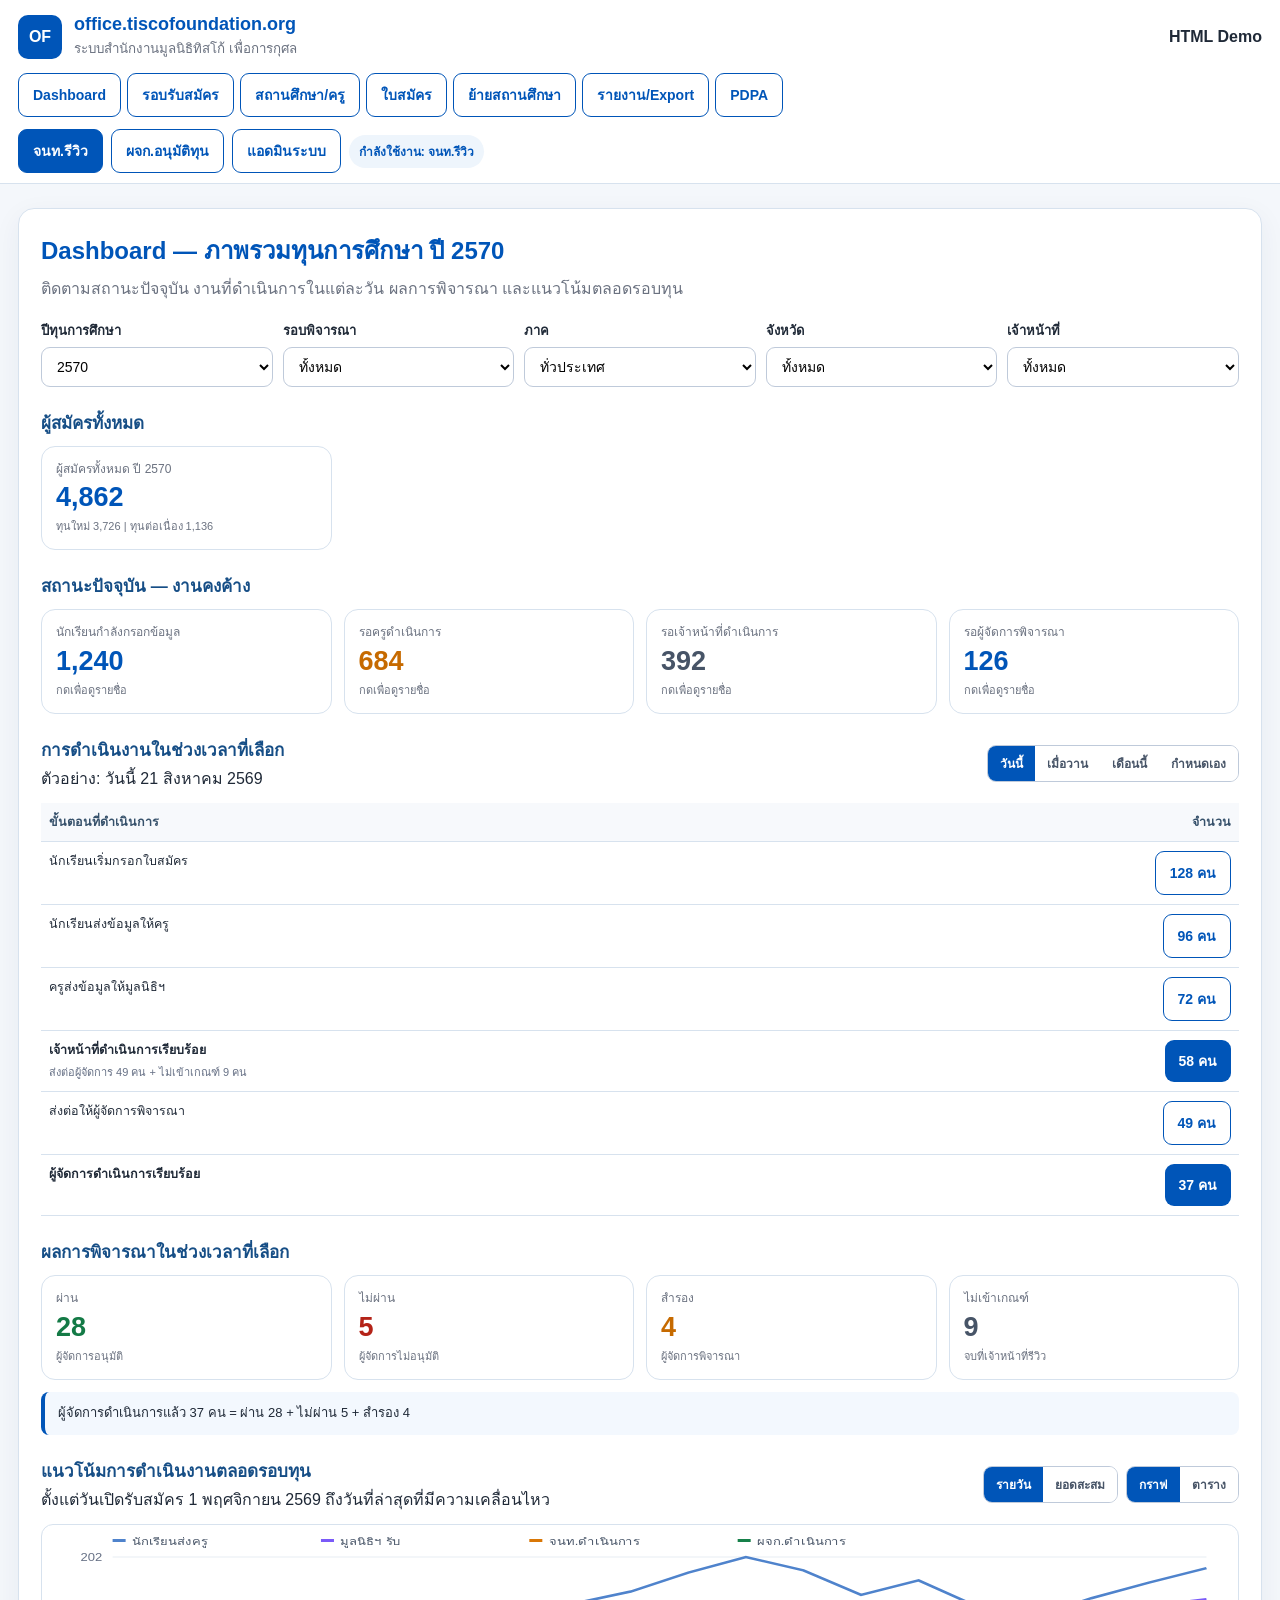
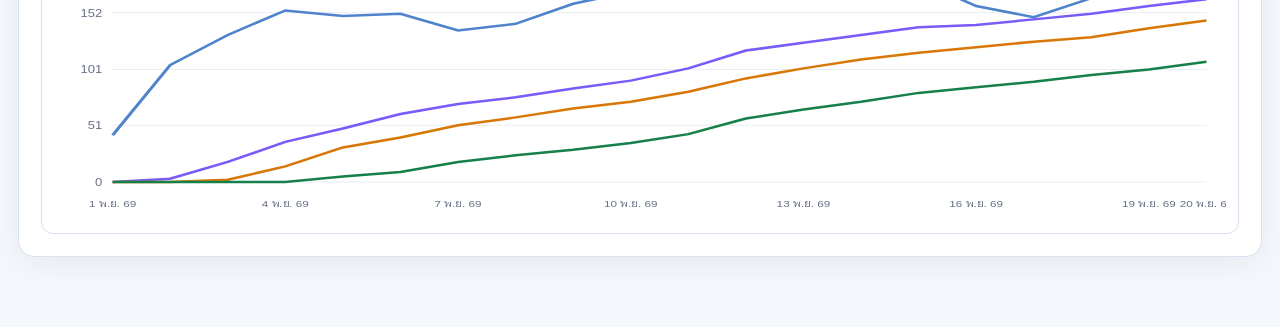
<file: TISCO_Foundation_Admin_HTML_Demo_v13.html>
<!DOCTYPE html>
<html lang="th">
<head>
<meta charset="utf-8">
<meta name="viewport" content="width=device-width,initial-scale=1">
<title>TISCO Foundation Office HTML Demo</title>
<style>
:root{--blue:#0055b8;--light:#eef5fc;--line:#d7e2ee;--text:#1f2937;--muted:#6b7280;--danger:#b42318;--success:#147a46;--amber:#9a6700}
*{box-sizing:border-box}body{margin:0;font-family:Tahoma,Arial,sans-serif;background:#f4f7fb;color:var(--text)}
.header{background:#fff;border-bottom:1px solid var(--line);position:sticky;top:0;z-index:10}
.header-inner{max-width:1280px;margin:auto;padding:14px 18px;display:flex;align-items:center;justify-content:space-between}
.brand{display:flex;align-items:center;gap:12px}.logo{width:44px;height:44px;border-radius:10px;background:var(--blue);color:#fff;display:grid;place-items:center;font-weight:700}
.brand h1{font-size:18px;margin:0;color:var(--blue)}.brand small{display:block;color:var(--muted);margin-top:3px}
.nav{max-width:1280px;margin:auto;padding:0 18px 12px;display:flex;gap:6px;flex-wrap:wrap}
button{border:0;border-radius:9px;padding:10px 14px;font-size:14px;font-weight:700;cursor:pointer}
.btn-primary{background:var(--blue);color:#fff}.btn-secondary{background:#edf1f5;color:#334155}.btn-outline{background:#fff;border:1px solid var(--blue);color:var(--blue)}
main{max-width:1280px;margin:24px auto 70px;padding:0 18px}.page{display:none}.page.active{display:block}
.card{background:#fff;border:1px solid var(--line);border-radius:16px;box-shadow:0 8px 28px rgba(27,57,84,.06);padding:22px;margin-bottom:18px}
.title{font-size:24px;color:var(--blue);margin:0 0 6px}.subtitle{color:var(--muted);margin:0 0 18px;line-height:1.6}
.section-title{margin:24px 0 12px;padding-bottom:7px;border-bottom:2px solid var(--light);font-size:18px;color:#164e86}
.grid{display:grid;grid-template-columns:1fr 1fr;gap:14px}.grid3{display:grid;grid-template-columns:repeat(3,1fr);gap:12px}.grid4{display:grid;grid-template-columns:repeat(4,1fr);gap:12px}
.stat{background:#f8fafc;border:1px solid var(--line);border-radius:12px;padding:14px}.stat strong{display:block;font-size:25px;color:var(--blue);margin-top:4px}
.field{margin-bottom:14px}label{display:block;font-weight:700;margin-bottom:6px;font-size:13px}
input,select,textarea{width:100%;border:1px solid #bfcada;border-radius:9px;padding:10px 11px;font-size:14px;background:#fff}textarea{min-height:110px}
.info{background:#f3f8fe;border-left:4px solid var(--blue);padding:11px 13px;border-radius:8px;margin:10px 0 14px;line-height:1.6;font-size:13px}
.warn{background:#fff7e8;border-left:4px solid #e9a100;padding:11px 13px;border-radius:8px;margin:10px 0 14px;line-height:1.6;font-size:13px}
table{width:100%;border-collapse:collapse}th,td{border-bottom:1px solid var(--line);padding:9px 8px;text-align:left;font-size:12.5px;vertical-align:top}th{background:#f7f9fc;color:#36516b}
.status{display:inline-block;padding:4px 7px;border-radius:999px;font-size:11px;font-weight:700}.s-teacher{background:#fff3d6;color:var(--amber)}.s-sent{background:#eef5fc;color:var(--blue)}.s-review{background:#f0f3ff;color:#4b4bb7}.s-ok{background:#e9f7ef;color:var(--success)}
.toolbar{display:flex;gap:8px;flex-wrap:wrap;align-items:end;margin:12px 0}.toolbar .field{margin:0;min-width:160px;flex:1}
.hidden{display:none!important}.actions{display:flex;justify-content:space-between;gap:10px;margin-top:20px}
@media(max-width:900px){.grid,.grid3,.grid4{grid-template-columns:1fr}}

.rolebar{max-width:1280px;margin:auto;padding:0 18px 10px;display:flex;gap:8px;flex-wrap:wrap}
.rolebtn.active{background:#0055b8;color:#fff}
.multicheck{border:1px solid #bfcada;border-radius:9px;padding:8px 10px;background:#fff;display:flex;flex-wrap:wrap;gap:8px 14px}
.multicheck label{font-weight:400;margin:0;display:flex;align-items:center;gap:5px}
.multicheck input{width:auto}
.tree{border:1px solid var(--line);border-radius:12px;overflow:hidden;margin:10px 0 14px}
.tree div{padding:8px 12px;border-bottom:1px solid var(--line);font-size:13px}
.tree div:last-child{border-bottom:0}.r1{font-weight:700;background:#f7f9fc}.r2{padding-left:26px!important}.r3{padding-left:44px!important}.r4{padding-left:62px!important}

.loading-note{font-size:12px;color:#6b7280;margin-top:5px}
.account-state{display:inline-block;padding:3px 7px;border-radius:999px;background:#e9f7ef;color:#147a46;font-size:11px;font-weight:700}
.print-summary{border:1px solid var(--line);border-radius:10px;background:#fbfdff;padding:12px;margin-top:10px;font-size:13px}

.review-workspace{display:grid;grid-template-columns:minmax(0,1fr) 360px;gap:16px;align-items:start}
.review-main{min-width:0}
.review-side{position:sticky;top:126px;align-self:start}
.review-section{border:1px solid var(--line);border-radius:12px;padding:14px;background:#fff;margin-bottom:12px}
.review-section h4{margin:0 0 10px;color:#164e86;font-size:15px}
.kv{display:grid;grid-template-columns:180px 1fr;gap:7px 12px;font-size:13px}
.kv .k{font-weight:700;color:#475467}
.file-preview{border:1px dashed #9eb7cf;border-radius:10px;padding:10px;margin:8px 0;background:#fbfdff}
.file-preview .meta{font-size:12px;color:#667085;margin-top:4px}
.sticky-title{font-size:16px;font-weight:700;color:#0055b8;margin-bottom:10px}
@media(max-width:1000px){.review-workspace{grid-template-columns:1fr}.review-side{position:static}}

.address-parser{display:grid;grid-template-columns:1fr auto;gap:8px;align-items:end}
.school-master-grid{display:grid;grid-template-columns:repeat(2,minmax(0,1fr));gap:12px}
.level-filter-note{font-size:12px;color:#667085;margin-top:6px}
@media(max-width:900px){.school-master-grid{grid-template-columns:1fr}.address-parser{grid-template-columns:1fr}}

.money{font-variant-numeric:tabular-nums;font-weight:700}
.rate-box{border:1px solid #bfd2e5;background:#f8fbff;border-radius:12px;padding:12px;margin:10px 0}
.rate-box .big{font-size:24px;font-weight:800;color:#0055b8}
.warn-rate{border-left:4px solid #d92d20;background:#fff5f5;padding:10px;border-radius:8px;margin-top:8px}
.report-tabs{display:flex;gap:8px;flex-wrap:wrap;margin:10px 0}
.report-grid{display:grid;grid-template-columns:repeat(4,minmax(0,1fr));gap:10px;margin:12px 0}
@media(max-width:900px){.report-grid{grid-template-columns:repeat(2,1fr)}}

.decision-group{display:grid;gap:8px;margin:8px 0 14px}
.decision-card{display:flex;align-items:flex-start;gap:10px;border:1px solid var(--line);border-radius:10px;padding:10px 12px;cursor:pointer;transition:.15s;background:#fff}
.decision-card input{width:auto;margin-top:3px}
.decision-card strong{display:block}
.decision-card.blue{background:#f3f8fe;border-color:#b8d1eb}
.decision-card.orange{background:#fff7e8;border-color:#f0c36b}
.decision-card.green{background:#edf9f1;border-color:#9ed6ae}
.decision-card.red{background:#fff1f1;border-color:#e5a6a0}
.decision-card.yellow{background:#fff8df;border-color:#e8cc72}
.decision-card.selected.blue{outline:2px solid #0055b8}
.decision-card.selected.orange{outline:2px solid #e38b00}
.decision-card.selected.green{outline:2px solid #147a46}
.decision-card.selected.red{outline:2px solid #b42318}
.decision-card.selected.yellow{outline:2px solid #b8860b}

.rolebar .pill{background:#eef5fc;color:#0055b8;padding:7px 10px;border-radius:999px;font-size:12px;font-weight:700}

.dashboard-toolbar{display:flex;gap:10px;flex-wrap:wrap;align-items:end;margin:12px 0 18px}
.dashboard-toolbar .field{margin:0;min-width:150px;flex:1}
.kpi-grid{display:grid;grid-template-columns:repeat(4,minmax(0,1fr));gap:12px}
.kpi-card{border:1px solid var(--line);border-radius:14px;padding:14px;background:#fff;cursor:pointer;transition:.15s}
.kpi-card:hover{transform:translateY(-1px);box-shadow:0 8px 20px rgba(0,0,0,.06)}
.kpi-card .kpi-label{font-size:12px;color:var(--muted);line-height:1.4}
.kpi-card .kpi-value{font-size:27px;font-weight:800;color:var(--blue);margin-top:5px}
.kpi-card .kpi-sub{font-size:11px;color:var(--muted);margin-top:4px}
.kpi-card.green .kpi-value{color:#147a46}.kpi-card.red .kpi-value{color:#b42318}.kpi-card.orange .kpi-value{color:#c66a00}.kpi-card.gray .kpi-value{color:#475467}
.dashboard-section{margin-top:22px}.dashboard-section h3{margin:0 0 10px;color:#164e86;font-size:17px}
.activity-table td.num,.activity-table th.num{text-align:right}.mini-breakdown{font-size:11px;color:#667085;margin-top:4px;line-height:1.5}
.trend-controls{display:flex;justify-content:space-between;gap:12px;align-items:center;flex-wrap:wrap;margin-bottom:12px}
.segmented{display:inline-flex;border:1px solid #bfcada;border-radius:9px;overflow:hidden;background:#fff}
.segmented button{border:0;border-radius:0;background:#fff;color:#475467;padding:8px 12px;font-size:12px}.segmented button.active{background:#0055b8;color:#fff}
.trend-chart{border:1px solid var(--line);border-radius:12px;background:#fff;padding:12px;overflow:auto}.trend-svg{width:100%;min-width:760px;height:280px}
.timeline{position:relative;margin:10px 0 0 6px;padding-left:22px}.timeline:before{content:"";position:absolute;left:7px;top:5px;bottom:5px;width:2px;background:#d7e2ee}
.timeline-item{position:relative;padding:0 0 16px 8px}.timeline-dot{position:absolute;left:-21px;top:4px;width:12px;height:12px;border-radius:50%;background:#0055b8;border:2px solid #fff;box-shadow:0 0 0 2px #b8d4f0}
.timeline-item.green .timeline-dot{background:#147a46;box-shadow:0 0 0 2px #b7dec6}.timeline-title{font-size:13px;font-weight:700}.timeline-meta{font-size:11px;color:#667085;margin-top:2px}.timeline-note{font-size:12px;color:#475467;margin-top:4px}
.drill-modal{position:fixed;inset:0;background:rgba(17,24,39,.45);display:none;align-items:center;justify-content:center;z-index:1000;padding:20px}.drill-modal.open{display:flex}.drill-card{background:#fff;border-radius:16px;max-width:980px;width:100%;max-height:85vh;overflow:auto;padding:20px;box-shadow:0 24px 60px rgba(0,0,0,.2)}
@media(max-width:900px){.kpi-grid{grid-template-columns:repeat(2,1fr)}}

.transfer-summary{display:grid;grid-template-columns:repeat(4,minmax(0,1fr));gap:10px;margin:14px 0}
.transfer-stat{border:1px solid var(--line);border-radius:12px;background:#fff;padding:12px;cursor:pointer}
.transfer-stat strong{display:block;font-size:24px;color:#0055b8;margin-top:4px}
.transfer-layout{display:grid;grid-template-columns:minmax(0,1fr) 390px;gap:14px;align-items:start}
.transfer-detail{position:sticky;top:12px;border:1px solid #cdd9e6;border-radius:14px;background:#fff;padding:16px}
.transfer-detail h3{margin:0;color:#164e86}
.transfer-step{border:1px solid #dce5ef;border-radius:12px;padding:12px;margin-top:12px;background:#fbfdff}
.transfer-step.disabled{opacity:.55;pointer-events:none}
.transfer-radio{display:flex;gap:10px;flex-wrap:wrap;margin-top:8px}
.transfer-radio label{border:1px solid #ccd8e5;border-radius:10px;padding:9px 11px;background:#fff;cursor:pointer}
.transfer-radio label:has(input:checked){border-color:#0055b8;background:#eef6ff}
.transfer-history{margin-top:12px;font-size:12px}
.transfer-history-item{padding:8px 0;border-bottom:1px dashed #d8e1ea}
@media(max-width:1000px){.transfer-layout{grid-template-columns:1fr}.transfer-detail{position:static}.transfer-summary{grid-template-columns:repeat(2,1fr)}}
</style>
</head>
<body>
<div class="header">
  <div class="header-inner">
    <div class="brand"><div class="logo">OF</div><div><h1>office.tiscofoundation.org</h1><small>ระบบสำนักงานมูลนิธิทิสโก้ เพื่อการกุศล</small></div></div>
    <div><strong>HTML Demo</strong></div>
  </div>
  <div class="nav">
    <button class="btn-outline" onclick="goPage('dashboard')">Dashboard</button>
    <button class="btn-outline" onclick="goPage('cycles')">รอบรับสมัคร</button>
    <button class="btn-outline" onclick="goPage('schools')">สถานศึกษา/ครู</button>
    <button class="btn-outline" onclick="goPage('applications')">ใบสมัคร</button>
    <button class="btn-outline" onclick="goPage('transfers')">ย้ายสถานศึกษา</button>
    <button class="btn-outline" onclick="goPage('reports')">รายงาน/Export</button>
    <button class="btn-outline" onclick="goPage('privacy')">PDPA</button>
  </div>
  <div class="rolebar">
    <button id="roleReviewer" class="btn-outline rolebtn active" onclick="switchRole('reviewer')">จนท.รีวิว</button>
    <button id="roleManager" class="btn-outline rolebtn" onclick="switchRole('manager')">ผจก.อนุมัติทุน</button>
    <button id="roleAdmin" class="btn-outline rolebtn" onclick="switchRole('admin')">แอดมินระบบ</button>
    <span id="currentAdminRoleLabel" class="pill" style="align-self:center">กำลังใช้งาน: จนท.รีวิว</span>
  </div>
</div>
<main>

<section id="dashboard" class="page active">
  <div class="card">
    <h2 class="title">Dashboard — ภาพรวมทุนการศึกษา ปี 2570</h2>
    <p class="subtitle">ติดตามสถานะปัจจุบัน งานที่ดำเนินการในแต่ละวัน ผลการพิจารณา และแนวโน้มตลอดรอบทุน</p>
    <div class="dashboard-toolbar">
      <div class="field"><label>ปีทุนการศึกษา</label><select><option>2570</option></select></div>
      <div class="field"><label>รอบพิจารณา</label><select><option>ทั้งหมด</option><option>รอบ 1</option><option>รอบ 2</option></select></div>
      <div class="field"><label>ภาค</label><select><option>ทั่วประเทศ</option><option>ภาคเหนือ</option><option>ภาคกลาง</option><option>ภาคตะวันออกเฉียงเหนือ</option><option>ภาคตะวันออก</option><option>ภาคตะวันตก</option><option>ภาคใต้</option></select></div>
      <div class="field"><label>จังหวัด</label><select><option>ทั้งหมด</option></select></div>
      <div class="field"><label>เจ้าหน้าที่</label><select><option>ทั้งหมด</option><option>จนท. 01</option><option>จนท. 02</option></select></div>
    </div>
    <div class="dashboard-section"><h3>ผู้สมัครทั้งหมด</h3><div class="kpi-grid"><div class="kpi-card" onclick="showDrilldown('ผู้สมัครทั้งหมด','all')"><div class="kpi-label">ผู้สมัครทั้งหมด ปี 2570</div><div class="kpi-value">4,862</div><div class="kpi-sub">ทุนใหม่ 3,726 | ทุนต่อเนื่อง 1,136</div></div></div></div>
    <div class="dashboard-section"><h3>สถานะปัจจุบัน — งานคงค้าง</h3><div class="kpi-grid">
      <div class="kpi-card" onclick="showDrilldown('นักเรียนกำลังกรอกข้อมูล','student_draft')"><div class="kpi-label">นักเรียนกำลังกรอกข้อมูล</div><div class="kpi-value">1,240</div><div class="kpi-sub">กดเพื่อดูรายชื่อ</div></div>
      <div class="kpi-card orange" onclick="showDrilldown('รอครูดำเนินการ','waiting_teacher')"><div class="kpi-label">รอครูดำเนินการ</div><div class="kpi-value">684</div><div class="kpi-sub">กดเพื่อดูรายชื่อ</div></div>
      <div class="kpi-card gray" onclick="showDrilldown('รอเจ้าหน้าที่ดำเนินการ','waiting_reviewer')"><div class="kpi-label">รอเจ้าหน้าที่ดำเนินการ</div><div class="kpi-value">392</div><div class="kpi-sub">กดเพื่อดูรายชื่อ</div></div>
      <div class="kpi-card" onclick="showDrilldown('รอผู้จัดการพิจารณา','waiting_manager')"><div class="kpi-label">รอผู้จัดการพิจารณา</div><div class="kpi-value">126</div><div class="kpi-sub">กดเพื่อดูรายชื่อ</div></div>
    </div></div>
    <div class="dashboard-section"><div class="trend-controls"><div><h3 style="margin-bottom:3px">การดำเนินงานในช่วงเวลาที่เลือก</h3><div class="help">ตัวอย่าง: วันนี้ 21 สิงหาคม 2569</div></div><div class="segmented"><button class="active">วันนี้</button><button>เมื่อวาน</button><button>เดือนนี้</button><button>กำหนดเอง</button></div></div>
      <table class="activity-table"><thead><tr><th>ขั้นตอนที่ดำเนินการ</th><th class="num">จำนวน</th></tr></thead><tbody>
        <tr><td>นักเรียนเริ่มกรอกใบสมัคร</td><td class="num"><button class="btn-outline" onclick="showDrilldown('นักเรียนเริ่มกรอกวันนี้','student_start')">128 คน</button></td></tr>
        <tr><td>นักเรียนส่งข้อมูลให้ครู</td><td class="num"><button class="btn-outline" onclick="showDrilldown('นักเรียนส่งให้ครูวันนี้','sent_teacher')">96 คน</button></td></tr>
        <tr><td>ครูส่งข้อมูลให้มูลนิธิฯ</td><td class="num"><button class="btn-outline" onclick="showDrilldown('ครูส่งมูลนิธิฯ วันนี้','sent_foundation')">72 คน</button></td></tr>
        <tr><td><strong>เจ้าหน้าที่ดำเนินการเรียบร้อย</strong><div class="mini-breakdown">ส่งต่อผู้จัดการ 49 คน + ไม่เข้าเกณฑ์ 9 คน</div></td><td class="num"><button class="btn-primary" onclick="showDrilldown('เจ้าหน้าที่ดำเนินการเรียบร้อยวันนี้','reviewer_done')">58 คน</button></td></tr>
        <tr><td>ส่งต่อให้ผู้จัดการพิจารณา</td><td class="num"><button class="btn-outline" onclick="showDrilldown('ส่งต่อผู้จัดการวันนี้','sent_manager')">49 คน</button></td></tr>
        <tr><td><strong>ผู้จัดการดำเนินการเรียบร้อย</strong></td><td class="num"><button class="btn-primary" onclick="showDrilldown('ผู้จัดการดำเนินการเรียบร้อยวันนี้','manager_done')">37 คน</button></td></tr>
      </tbody></table>
    </div>
    <div class="dashboard-section"><h3>ผลการพิจารณาในช่วงเวลาที่เลือก</h3><div class="kpi-grid">
      <div class="kpi-card green" onclick="showDrilldown('ผ่าน','approved')"><div class="kpi-label">ผ่าน</div><div class="kpi-value">28</div><div class="kpi-sub">ผู้จัดการอนุมัติ</div></div>
      <div class="kpi-card red" onclick="showDrilldown('ไม่ผ่าน','rejected')"><div class="kpi-label">ไม่ผ่าน</div><div class="kpi-value">5</div><div class="kpi-sub">ผู้จัดการไม่อนุมัติ</div></div>
      <div class="kpi-card orange" onclick="showDrilldown('สำรอง','reserve')"><div class="kpi-label">สำรอง</div><div class="kpi-value">4</div><div class="kpi-sub">ผู้จัดการพิจารณา</div></div>
      <div class="kpi-card gray" onclick="showDrilldown('ไม่เข้าเกณฑ์','ineligible')"><div class="kpi-label">ไม่เข้าเกณฑ์</div><div class="kpi-value">9</div><div class="kpi-sub">จบที่เจ้าหน้าที่รีวิว</div></div>
    </div><div class="info" style="margin-top:12px">ผู้จัดการดำเนินการแล้ว 37 คน = ผ่าน 28 + ไม่ผ่าน 5 + สำรอง 4</div></div>
    <div class="dashboard-section"><div class="trend-controls"><div><h3 style="margin-bottom:3px">แนวโน้มการดำเนินงานตลอดรอบทุน</h3><div class="help">ตั้งแต่วันเปิดรับสมัคร 1 พฤศจิกายน 2569 ถึงวันที่ล่าสุดที่มีความเคลื่อนไหว</div></div><div style="display:flex;gap:8px;flex-wrap:wrap"><div class="segmented"><button id="dailyBtn" class="active" onclick="setTrendMode('daily')">รายวัน</button><button id="cumBtn" onclick="setTrendMode('cumulative')">ยอดสะสม</button></div><div class="segmented"><button id="chartBtn" class="active" onclick="setTrendView('chart')">กราฟ</button><button id="tableBtn" onclick="setTrendView('table')">ตาราง</button></div></div></div>
      <div id="trendChartWrap" class="trend-chart"><svg id="trendSvg" class="trend-svg" viewBox="0 0 900 280" preserveAspectRatio="none"></svg></div>
      <div id="trendTableWrap" class="hidden" style="overflow:auto;margin-top:10px"><table id="trendTable"><thead><tr><th>วันที่</th><th>เริ่มสมัคร</th><th>ส่งให้ครู</th><th>มูลนิธิฯ รับ</th><th>จนท.ดำเนินการ</th><th>ส่ง ผจก.</th><th>ผจก.ดำเนินการ</th></tr></thead><tbody></tbody></table></div>
    </div>
  </div>
</section>

<section id="cycles" class="page">
  <div class="card">
    <h2 class="title">ตั้งค่ารอบรับสมัคร</h2>
    <div class="grid3">
      <div class="field"><label>ปีการศึกษาที่เปิดรับ</label><input value="2570"></div>
      <div class="field"><label>ปีที่ใช้ในคำถามประวัติทุน</label><input value="2569"></div>
      <div class="field"><label>สถานะรอบ</label><select><option>เปิดรับสมัคร</option><option>ปิดรับสมัคร</option><option>เตรียมระบบ</option></select></div>
    </div>
    <div class="grid">
      <div class="field"><label>วันเปิดรับสมัคร</label><input type="date" value="2026-11-01"></div>
      <div class="field"><label>วันปิดรับสมัคร</label><input type="date" value="2027-01-31"></div>
    </div>
    <h3 class="section-title">กำหนดการย้ายสถานศึกษา</h3>
    <div class="grid3">
      <div class="field"><label>วันเปิดรับหลักฐานย้าย</label><input type="date" value="2027-03-01"></div>
      <div class="field"><label>วันตัดรอบแรก ป.6 / ม.3</label><input type="date" value="2027-05-15"></div>
      <div class="field"><label>วันสุดท้ายรับหลักฐาน</label><input type="date" value="2027-07-31"></div>
    </div>
    <div class="actions"><span></span><button class="btn-primary">บันทึก</button></div>
  </div>
</section>

<section id="schools" class="page">
  <div class="card">
    <h2 class="title">สถานศึกษาและบัญชีครู</h2>
    <p class="subtitle">1 โรงเรียน = 1 Username</p>
    <div class="toolbar">
      <div class="field"><label>จังหวัด</label><select><option>ทั้งหมด</option><option>แพร่</option><option>เชียงใหม่</option></select></div>
      <div class="field"><label>ค้นหา</label><input placeholder="ชื่อโรงเรียน / Username"></div>
      <button class="btn-primary" onclick="openNewSchool()">+ เพิ่มสถานศึกษา</button>
    </div>
    <h3 class="section-title">โครงสร้างพื้นที่สถานศึกษา</h3>
    <div class="info">
      Master Data พื้นที่: ภาค → จังหวัด → อำเภอ/เขต → โรงเรียน<br>
      Prototype จะโหลดรายชื่อจังหวัดและอำเภอ/เขตทั่วประเทศ ส่วน “โรงเรียน” เป็นข้อมูลที่ Admin เพิ่มเองในระบบ
    </div>
    <div class="field">
      <label>ระดับชั้นที่สถานศึกษาเปิดสอน / ใช้ในระบบ (เลือกได้มากกว่า 1 ระดับ)</label>
      <div class="multicheck">
        <label><input type="checkbox"> ป.5–ป.6</label>
        <label><input type="checkbox"> ม.ต้น</label>
        <label><input type="checkbox"> ม.ปลาย</label>
        <label><input type="checkbox"> ปวช.</label>
        <label><input type="checkbox"> ปวส.</label>
        <label><input type="checkbox"> ป.ตรี</label>
      </div>
    </div>
    <table>
      <thead><tr>
        <th>InstitutionID</th><th>สถานศึกษา</th><th>ภาค</th><th>อำเภอ/เขต</th><th>จังหวัด</th>
        <th>ช่วงชั้น</th><th>Username</th><th>Password</th><th>ครูผู้ดูแลทุน</th><th>ตำแหน่ง / งาน</th><th>ติดต่อ</th><th></th>
      </tr></thead>
      <tbody>
        <tr>
          <td>SCH-PRE-0001</td><td>โรงเรียนพิริยาลัยจังหวัดแพร่</td><td>ภาคเหนือ</td><td>เมืองแพร่</td><td>แพร่</td>
          <td>ม.ต้น, ม.ปลาย</td><td>PRE0001</td><td><span class="account-state">ตั้งแล้ว</span></td>
          <td>นางสาวสมฤดี ใจดี</td><td>ครู / งานแนะแนว</td>
          <td>08X-XXX-XXXX<br>scholarship@school.ac.th</td>
          <td><button class="btn-outline" onclick="openEditSchool('SCH-PRE-0001')">แก้ไข</button></td>
        </tr>
        <tr>
          <td>SCH-CMI-0001</td><td>โรงเรียนกาวิละวิทยาลัย</td><td>ภาคเหนือ</td><td>เมืองเชียงใหม่</td><td>เชียงใหม่</td>
          <td>ม.ต้น, ม.ปลาย</td><td>CMI0001</td><td><span class="account-state">ตั้งแล้ว</span></td>
          <td>นายตัวอย่าง ครูแนะแนว</td><td>ครู / งานแนะแนว</td>
          <td>08X-XXX-XXXX<br>guide@school.ac.th</td>
          <td><button class="btn-outline" onclick="openEditSchool('SCH-CMI-0001')">แก้ไข</button></td>
        </tr>
      </tbody>
    </table>
  </div>
  <div id="schoolEdit" class="card hidden">
    <h3 class="section-title">เพิ่ม / แก้ไขข้อมูลสถานศึกษา</h3>

    <div class="school-master-grid">
      <div class="field">
        <label>InstitutionID</label>
        <input id="institutionId" value="SCH-PRE-0001" readonly>
        <div class="help">ใช้รหัสเดียวกันสำหรับโรงเรียน วิทยาลัย และมหาวิทยาลัย</div>
      </div>
      <div class="field">
        <label>ประเภทสถานศึกษา</label>
        <select id="institutionType">
          <option>โรงเรียน</option>
          <option>วิทยาลัย</option>
          <option>มหาวิทยาลัย</option>
          <option>อื่น ๆ</option>
        </select>
      </div>
    </div>

    <div class="field">
      <label>ชื่อสถานศึกษา</label>
      <input id="institutionName" value="โรงเรียนพิริยาลัยจังหวัดแพร่">
    </div>

    <h3 class="section-title">พื้นที่และที่อยู่สถานศึกษา</h3>

    <div class="address-parser">
      <div class="field" style="margin:0">
        <label>วางที่อยู่แบบยาวเพื่อให้ระบบช่วยแยก (ไม่บังคับ)</label>
        <textarea id="rawSchoolAddress" placeholder="เช่น 151 ถนน... ตำบลในเวียง อำเภอเมืองแพร่ จังหวัดแพร่ 54000"></textarea>
      </div>
      <button type="button" class="btn-outline" onclick="parseSchoolAddress()">ช่วยแยกที่อยู่</button>
    </div>
    <div class="help">ระบบช่วยกรอกให้เบื้องต้นเท่านั้น Admin ต้องตรวจสอบก่อนบันทึก</div>

    <div class="grid" style="margin-top:12px">
      <div class="field">
        <label>ภาค</label>
        <select id="schoolRegion" onchange="loadSchoolProvinces()">
          <option value="">กรุณาเลือกภาค</option>
        </select>
      </div>
      <div class="field">
        <label>จังหวัด</label>
        <select id="schoolProvince" onchange="loadSchoolDistricts()" disabled>
          <option value="">กรุณาเลือกจังหวัด</option>
        </select>
      </div>
    </div>

    <div class="grid">
      <div class="field">
        <label>อำเภอ / เขต</label>
        <select id="schoolDistrict" onchange="loadSchoolSubdistricts()" disabled>
          <option value="">กรุณาเลือกอำเภอ / เขต</option>
        </select>
      </div>
      <div class="field">
        <label>ตำบล / แขวง</label>
        <select id="schoolSubdistrict" disabled>
          <option value="">กรุณาเลือกตำบล / แขวง</option>
        </select>
      </div>
    </div>

    <div class="grid">
      <div class="field">
        <label>ที่อยู่</label>
        <input id="schoolAddressLine" placeholder="บ้านเลขที่ หมู่ ถนน อาคาร ฯลฯ">
      </div>
      <div class="field">
        <label>รหัสไปรษณีย์</label>
        <input id="schoolPostalCode" maxlength="5" placeholder="เช่น 54000">
      </div>
    </div>

    <h3 class="section-title">ช่วงชั้นที่เปิดสอน</h3>
    <div class="multicheck">
      <label><input type="checkbox"> ประถมศึกษา</label>
      <label><input type="checkbox" checked> มัธยมศึกษาตอนต้น</label>
      <label><input type="checkbox" checked> มัธยมศึกษาตอนปลาย</label>
      <label><input type="checkbox"> ปวช.</label>
      <label><input type="checkbox"> ปวส.</label>
      <label><input type="checkbox"> ปริญญาตรี</label>
    </div>
    <div class="help">เลือกได้มากกว่า 1 ช่วงชั้น ใช้เป็นตัวช่วยกรองสถานศึกษาในหน้าสมัครของนักเรียนและหน้าค้นหาของเจ้าหน้าที่</div>

    <h3 class="section-title">บัญชีครู / ผู้ประสานงานทุน</h3>
    <div class="grid3">
      <div class="field"><label>Username</label><input id="schoolUsername" value="PRE0001"></div>
      <div class="field"><label>สถานะบัญชี</label><select><option>ใช้งาน</option><option>ปิดใช้งาน</option></select></div>
      <div class="field"><label>Password</label><button type="button" class="btn-outline" style="width:100%">ตั้ง / รีเซ็ตรหัสผ่าน</button></div>
    </div>

    <div class="grid">
      <div class="field"><label>ชื่อครูผู้ดูแลทุน</label><input id="teacherName" value="นางสาวสมฤดี ใจดี"></div>
      <div class="field"><label>ตำแหน่งครู</label><input id="teacherPosition" placeholder="เช่น ครู / อาจารย์ / เจ้าหน้าที่"></div>
    </div>

    <div class="grid">
      <div class="field"><label>งาน / ฝ่ายที่รับผิดชอบ</label><input id="teacherDepartment" placeholder="เช่น งานแนะแนว / งานทุนการศึกษา / กองพัฒนานักศึกษา"></div>
      <div class="field"><label>หมายเลขโทรศัพท์</label><input id="teacherPhone" value="08X-XXX-XXXX"></div>
    </div>

    <div class="field"><label>อีเมล</label><input id="teacherEmail" value="scholarship@school.ac.th"></div>

    <div class="actions">
      <button class="btn-secondary" onclick="document.getElementById('schoolEdit').classList.add('hidden')">ปิด</button>
      <button class="btn-primary">บันทึกสถานศึกษา</button>
    </div>
  </div>
</section>

<section id="applications" class="page">
  <div class="card">
    <h2 class="title">งานพิจารณาใบสมัคร</h2>
    <p class="subtitle" id="roleDescription">จนท.รีวิว — ตรวจข้อมูล เขียนคอมเมนต์ แยกไม่เข้าเกณฑ์ แยกรอบ 1/2 และส่งต่อให้ผู้จัดการ</p>

    <div class="toolbar">
      <div class="field">
        <label>สถานะการดำเนินงาน</label>
        <select id="reviewWorkStatus">
          <option value="all">ทั้งหมด</option>
          <option value="student_draft">นักเรียนกำลังกรอกข้อมูล</option>
          <option value="waiting_teacher">รอครูดำเนินการ</option>
          <option value="waiting_reviewer">รอเจ้าหน้าที่ดำเนินการ</option>
          <option value="waiting_manager">รอผู้จัดการพิจารณา</option>
          <option value="manager_done">ผู้จัดการดำเนินการเรียบร้อย</option>
        </select>
      </div>
      <div class="field">
        <label>ผลการพิจารณา</label>
        <select id="reviewDecisionResult">
          <option value="all">ทั้งหมด</option>
          <option value="approved">ผ่าน</option>
          <option value="rejected">ไม่ผ่าน</option>
          <option value="reserve">สำรอง</option>
          <option value="ineligible">ไม่เข้าเกณฑ์</option>
        </select>
      </div>
      <div class="field"><label>รอบพิจารณา</label><select id="reviewRound"><option>ทั้งหมด</option><option>รอบ 1</option><option>รอบ 2</option></select></div>
      <div class="field"><label>กยศ./กรอ.</label><select id="reviewLoan"><option>ทั้งหมด</option><option>ไม่กู้</option><option>กู้ / ไม่เข้าเกณฑ์</option></select></div>
      <div class="field"><label>ประเภททุน</label><select id="reviewScholarType"><option>ทั้งหมด</option><option>ทุนใหม่</option><option>ทุนต่อเนื่อง</option></select></div>
    </div>

    <div class="grid">
      <div class="field">
        <label>เลือกโรงเรียนที่ต้องการรีวิว</label>
        <div class="grid">
          <select id="reviewRegion" onchange="loadReviewProvinces()">
            <option value="">กรุณาเลือกภาค</option>
          </select>
          <select id="reviewProvince" onchange="loadReviewDistricts()" disabled>
            <option value="">กรุณาเลือกจังหวัด</option>
          </select>
        </div>
        <div class="grid" style="margin-top:8px">
          <select id="reviewDistrict" onchange="loadReviewSchools()" disabled>
            <option value="">กรุณาเลือกอำเภอ / เขต</option>
          </select>
          <select id="reviewSchool" onchange="updateReviewSchoolSummary()" disabled>
            <option value="">กรุณาเลือกโรงเรียน</option>
          </select>
        </div>
        <div id="geoLoadStatus" class="loading-note">กำลังเตรียมข้อมูลจังหวัดและอำเภอ/เขต...</div>
        <div class="help">ช่อง “โรงเรียน” จะแสดงเฉพาะสถานศึกษาที่ถูกเพิ่มไว้ในระบบของมูลนิธิฯ เท่านั้น</div>
      </div>
      <div class="field">
        <label>ระดับชั้น (เลือกได้มากกว่า 1 ระดับ)</label>
        <div class="multicheck">
          <label><input class="review-level" type="checkbox" value="primary"> ป.5–ป.6</label>
          <label><input class="review-level" type="checkbox" value="lower"> ม.ต้น</label>
          <label><input class="review-level" type="checkbox" value="upper"> ม.ปลาย</label>
          <label><input class="review-level" type="checkbox" value="voc"> ปวช.</label>
          <label><input class="review-level" type="checkbox" value="highvoc"> ปวส.</label>
          <label><input class="review-level" type="checkbox" value="bachelor"> ป.ตรี</label>
        </div>
      </div>
    </div>

    <div class="field">
      <label>ค้นหาเพิ่มเติม</label>
      <input id="reviewKeyword" placeholder="รหัสผู้สมัคร / ชื่อ–นามสกุล">
    </div>

    <div class="actions" style="margin:8px 0 14px">
      <div>
        <button type="button" class="btn-primary" onclick="applyReviewFilters()">ค้นหา / แสดงผล</button>
        <button type="button" class="btn-outline" onclick="clearReviewFilters()">ล้างตัวกรอง</button>
      </div>
      <button type="button" class="btn-outline" onclick="printFilteredReviewResults()">พิมพ์ผลการค้นหา</button>
    </div>

    <div id="reviewSearchSummary" class="print-summary">
      แสดงรายการทั้งหมด — เลือกสถานะการดำเนินงานและผลการพิจารณาแยกกันได้
    </div>

    <table id="reviewResultTable">
      <thead><tr><th>รหัส</th><th>ชื่อ</th><th>พื้นที่ / โรงเรียน</th><th>ชั้น</th><th>ทุน</th><th>รอบ</th><th>กยศ.</th><th>สถานะ</th><th></th></tr></thead>
      <tbody>
        <tr data-region="north" data-province="แพร่" data-district="เมืองแพร่" data-school="SCH-PRE-0001" data-level="lower" data-type="ทุนใหม่" data-round="รอบ 1" data-loan="ไม่กู้" data-workflow="waiting_reviewer" data-result="" data-status="รอเจ้าหน้าที่ดำเนินการ"><td>TF2570-001286</td><td>ธนกร สมพงษ์</td><td>ภาคเหนือ / แพร่ / เมืองแพร่<br>โรงเรียนพิริยาลัยจังหวัดแพร่</td><td>ม.2</td><td>ทุนใหม่</td><td>รอบ 1</td><td>ไม่กู้</td><td><span class="status s-sent">รอรีวิว</span></td><td><button class="btn-outline" onclick="toggleReview()">เปิด</button></td></tr>
        <tr data-region="central" data-province="กรุงเทพมหานคร" data-district="ปทุมวัน" data-school="UNI-BKK-0001" data-level="bachelor" data-type="ทุนต่อเนื่อง" data-round="รอบ 1" data-loan="ไม่กู้" data-workflow="waiting_manager" data-result="" data-status="รอผู้จัดการพิจารณา"><td>TF2570-001310</td><td>นักศึกษาตัวอย่าง</td><td>ภาคกลาง / กรุงเทพมหานคร / เขตปทุมวัน<br>มหาวิทยาลัยตัวอย่าง</td><td>ป.ตรี ปี 2</td><td>ทุนต่อเนื่อง</td><td>รอบ 1</td><td>ไม่กู้</td><td><span class="status s-review">ส่งต่อผู้จัดการแล้ว</span></td><td><button class="btn-outline" onclick="toggleReview()">เปิด</button></td></tr>
        <tr data-region="north" data-province="เชียงใหม่" data-district="เมืองเชียงใหม่" data-school="SCH-CMI-0001" data-level="upper" data-type="ทุนใหม่" data-round="รอบ 1" data-loan="ไม่กู้" data-workflow="manager_done" data-result="approved" data-status="ผ่าน">
          <td>TF2570-001355</td><td>นักเรียนตัวอย่าง ผ่าน</td><td>ภาคเหนือ / เชียงใหม่ / เมืองเชียงใหม่<br>โรงเรียนกาวิละวิทยาลัย</td><td>ม.5</td><td>ทุนใหม่</td><td>รอบ 1</td><td>ไม่กู้</td><td><span class="status s-ok">ผ่าน</span></td><td><button class="btn-outline" onclick="toggleReview()">เปิด</button></td>
        </tr>
        <tr data-region="north" data-province="แพร่" data-district="เมืองแพร่" data-school="SCH-PRE-0001" data-level="lower" data-type="ทุนใหม่" data-round="รอบ 1" data-loan="ไม่กู้" data-workflow="manager_done" data-result="rejected" data-status="ไม่ผ่าน">
          <td>TF2570-001356</td><td>นักเรียนตัวอย่าง ไม่ผ่าน</td><td>ภาคเหนือ / แพร่ / เมืองแพร่<br>โรงเรียนพิริยาลัยจังหวัดแพร่</td><td>ม.2</td><td>ทุนใหม่</td><td>รอบ 1</td><td>ไม่กู้</td><td><span class="status" style="background:#fff1f1;color:#b42318">ไม่ผ่าน</span></td><td><button class="btn-outline" onclick="toggleReview()">เปิด</button></td>
        </tr>
        <tr data-region="central" data-province="กรุงเทพมหานคร" data-district="ปทุมวัน" data-school="UNI-BKK-0001" data-level="bachelor" data-type="ทุนต่อเนื่อง" data-round="รอบ 1" data-loan="ไม่กู้" data-workflow="manager_done" data-result="reserve" data-status="สำรอง">
          <td>TF2570-001357</td><td>นักศึกษาตัวอย่าง สำรอง</td><td>ภาคกลาง / กรุงเทพมหานคร / ปทุมวัน<br>มหาวิทยาลัยตัวอย่าง</td><td>ป.ตรี ปี 2</td><td>ทุนต่อเนื่อง</td><td>รอบ 1</td><td>ไม่กู้</td><td><span class="status" style="background:#fff8df;color:#9a6700">สำรอง</span></td><td><button class="btn-outline" onclick="toggleReview()">เปิด</button></td>
        </tr>
        <tr data-region="north" data-province="แพร่" data-district="เมืองแพร่" data-school="SCH-PRE-0001" data-level="lower" data-type="ทุนใหม่" data-round="รอบ 1" data-loan="กู้" data-workflow="reviewer_done" data-result="ineligible" data-status="ไม่เข้าเกณฑ์">
          <td>TF2570-001358</td><td>นักเรียนตัวอย่าง ไม่เข้าเกณฑ์</td><td>ภาคเหนือ / แพร่ / เมืองแพร่<br>โรงเรียนพิริยาลัยจังหวัดแพร่</td><td>ม.3</td><td>ทุนใหม่</td><td>รอบ 1</td><td>กู้</td><td><span class="status" style="background:#fff1f1;color:#b42318">ไม่เข้าเกณฑ์</span></td><td><button class="btn-outline" onclick="toggleReview()">เปิด</button></td>
        </tr>
      </tbody>
    </table>
  </div>

  <div id="reviewDetail" class="card hidden">
    <div class="actions" style="margin-top:0">
      <div>
        <h3 class="section-title" style="margin-top:0">TF2570-001286 — ธนกร สมพงษ์</h3>
        <div class="help">หน้าพิจารณาแบบเต็ม: ข้อมูลผู้สมัครทุกส่วน + เอกสาร + ความเห็นครู</div>
      </div>
      <button class="btn-secondary" onclick="document.getElementById('reviewDetail').classList.add('hidden')">ปิด</button>
    </div>

    <div class="review-workspace">
      <div class="review-main">

        <div class="review-section">
          <h4>1. ข้อมูลผู้สมัคร</h4>
          <div class="kv">
            <div class="k">ชื่อ–นามสกุล</div><div>ธนกร สมพงษ์</div>
            <div class="k">เลขประจำตัวประชาชน</div><div>1-2345-67890-12-3</div>
            <div class="k">วันเดือนปีเกิด / อายุ</div><div>12/12/2553 / 16 ปี</div>
            <div class="k">หมายเลขโทรศัพท์</div><div>081-234-5678</div>
            <div class="k">ที่อยู่ตามภูมิลำเนา</div><div>ตัวอย่างที่อยู่ตามภูมิลำเนา จังหวัดแพร่</div>
            <div class="k">ที่อยู่ปัจจุบัน</div><div>ตัวอย่างที่อยู่ปัจจุบัน จังหวัดแพร่</div>
          </div>
        </div>

        <div class="review-section">
          <h4>2. ข้อมูลการศึกษา</h4>
          <div class="kv">
            <div class="k">สถานศึกษา</div><div>โรงเรียนพิริยาลัยจังหวัดแพร่</div>
            <div class="k">พื้นที่</div><div>ภาคเหนือ / จังหวัดแพร่ / อำเภอเมืองแพร่</div>
            <div class="k">ระดับชั้นปัจจุบัน</div><div>ม.2</div>
            <div class="k">ระดับชั้นปีถัดไป</div><div>ม.3</div>
            <div class="k">สถานศึกษาปีถัดไป</div><div>เรียนต่อสถานศึกษาเดิม</div>
            <div class="k">ประเภททุน</div><div>ทุนใหม่</div>
            <div class="k">กยศ./กรอ.</div><div>ไม่กู้</div>
            <div class="k">ทุนต่อเนื่องอื่น</div><div>ไม่ได้รับ</div>
            <div class="k">เกรดเฉลี่ยจากครู</div><div>3.12 / 4.00</div>
          </div>
        </div>

        <div class="review-section">
          <h4>3. ข้อมูลครอบครัว</h4>
          <div class="kv">
            <div class="k">สถานะบิดา</div><div>มีชีวิตอยู่ / รับจ้างรายวัน</div>
            <div class="k">รายได้บิดา</div><div>ประมาณ 350 บาท/วัน ทำงานเฉลี่ย 18 วัน/เดือน</div>
            <div class="k">สถานะมารดา</div><div>มีชีวิตอยู่ / ไม่มีรายได้ประจำ</div>
            <div class="k">สถานภาพครอบครัว</div><div>อยู่ด้วยกัน</div>
            <div class="k">พี่น้อง</div><div>2 คน</div>
            <div class="k">ที่อยู่อาศัย</div><div>บ้านของครอบครัว / ยังมีค่างวดผ่อน</div>
            <div class="k">ค่าเช่า/ค่างวด</div><div>2,500 บาท/เดือน</div>
            <div class="k">ที่ดินเกษตร</div><div>ไม่มี</div>
            <div class="k">ทรัพย์สิน</div><div>รถจักรยานยนต์ 1 คัน, เครื่องซักผ้า 1 เครื่อง</div>
          </div>
        </div>

        <div class="review-section">
          <h4>4. เรื่องราวชีวิตที่นักเรียนเขียน</h4>
          <div class="field"><label>ครอบครัวและอาชีพของผู้ปกครอง</label><textarea readonly>พ่อรับจ้างทั่วไป รายได้ไม่แน่นอน แม่ดูแลบ้านและช่วยงานเป็นครั้งคราว...</textarea></div>
          <div class="field"><label>พี่น้องในครอบครัว</label><textarea readonly>มีพี่น้อง 2 คน คนหนึ่งกำลังเรียน อีกคนยังเด็ก...</textarea></div>
          <div class="field"><label>การเดินทางและค่าใช้จ่ายมาโรงเรียน</label><textarea readonly>เดินทางด้วยรถจักรยานยนต์ ใช้เวลาประมาณ 25 นาที มีค่าน้ำมัน...</textarea></div>
          <div class="field"><label>ลักษณะบ้านและที่อยู่อาศัย</label><textarea readonly>บ้านชั้นเดียว มีบางส่วนชำรุดและต้องซ่อมหลังคา...</textarea></div>
          <div class="field"><label>ค่าใช้จ่าย / ภาระหนี้สินของครอบครัว</label><textarea readonly>มีค่าใช้จ่ายประจำเรื่องอาหาร ค่าไฟ ค่าน้ำ ค่างวดบ้าน และหนี้จากการใช้จ่ายในชีวิตประจำวัน...</textarea></div>
          <div class="field"><label>เรื่องอื่น ๆ</label><textarea readonly>ต้องการเรียนต่อและช่วยแบ่งเบาภาระครอบครัว...</textarea></div>
        </div>

        <div class="review-section">
          <h4>5. ความคิดเห็นของครูผู้ดูแลทุน</h4>
          <textarea readonly>ครอบครัวมีรายได้ไม่แน่นอน ผู้ปกครองรับจ้างรายวัน มีภาระดูแลสมาชิกหลายคน นักเรียนมีความตั้งใจเรียนและมีค่าใช้จ่ายด้านการเดินทางและการศึกษาอย่างต่อเนื่อง...</textarea>
        </div>

        <div class="review-section">
          <h4>6. ประวัติสถานะใบสมัคร</h4>
          <div class="timeline">
            <div class="timeline-item"><span class="timeline-dot"></span><div class="timeline-title">เริ่มกรอกใบสมัคร</div><div class="timeline-meta">1 พ.ย. 2569 เวลา 10:24 น. · นักเรียน</div></div>
            <div class="timeline-item green"><span class="timeline-dot"></span><div class="timeline-title">ส่งข้อมูลให้สถานศึกษาแล้ว</div><div class="timeline-meta">1 พ.ย. 2569 เวลา 11:08 น. · นักเรียน</div></div>
            <div class="timeline-item green"><span class="timeline-dot"></span><div class="timeline-title">ครูดำเนินการเรียบร้อย</div><div class="timeline-meta">3 พ.ย. 2569 เวลา 09:42 น. · ครูผู้ดูแลทุน</div></div>
            <div class="timeline-item"><span class="timeline-dot"></span><div class="timeline-title">มูลนิธิฯ รับข้อมูลแล้ว</div><div class="timeline-meta">3 พ.ย. 2569 เวลา 09:42 น. · ระบบ</div></div>
            <div class="timeline-item green"><span class="timeline-dot"></span><div class="timeline-title">เจ้าหน้าที่รีวิวเรียบร้อย</div><div class="timeline-meta">8 พ.ย. 2569 เวลา 14:35 น. · จนท. 01</div><div class="timeline-note">ผลจากเจ้าหน้าที่: ส่งต่อผู้จัดการพิจารณา</div></div>
            <div class="timeline-item"><span class="timeline-dot"></span><div class="timeline-title">ส่งให้ผู้จัดการพิจารณา</div><div class="timeline-meta">8 พ.ย. 2569 เวลา 14:35 น. · จนท. 01</div></div>
            <div class="timeline-item green"><span class="timeline-dot"></span><div class="timeline-title">ผู้จัดการพิจารณาเรียบร้อย</div><div class="timeline-meta">12 พ.ย. 2569 เวลา 16:07 น. · ผู้จัดการ</div><div class="timeline-note">ผลการพิจารณา: ผ่าน</div></div>
          </div>
        </div>

        <div class="review-section">
          <h4>7. เอกสารแนบ</h4>
          <div class="file-preview">
            <strong>01_IDCARD — บัตรประจำตัวประชาชน</strong>
            <button class="btn-outline" style="float:right" onclick="alert('ต้นแบบ: เปิด Preview เอกสาร')">Preview</button>
            <div class="meta">TF2570-001286_01_IDCARD.pdf</div>
          </div>
          <div class="file-preview">
            <strong>03_STUDENTCERT — หนังสือรับรองสถานภาพ</strong>
            <button class="btn-outline" style="float:right" onclick="alert('ต้นแบบ: เปิด Preview เอกสาร')">Preview</button>
            <div class="meta">TF2570-001286_03_STUDENTCERT.pdf</div>
          </div>
          <div class="file-preview">
            <strong>04_TRANSCRIPT — ใบแสดงผลการเรียน</strong>
            <button class="btn-outline" style="float:right" onclick="alert('ต้นแบบ: เปิด Preview เอกสาร')">Preview</button>
            <div class="meta">TF2570-001286_04_TRANSCRIPT.pdf</div>
          </div>
          <div class="file-preview">
            <strong>05_HOUSEPHOTO — รูปสภาพที่อยู่อาศัย</strong>
            <button class="btn-outline" style="float:right" onclick="alert('ต้นแบบ: เปิด Gallery รูป')">Preview</button>
            <div class="meta">3 รูป</div>
          </div>
        </div>

      </div>

      <aside class="review-side">
        <div id="reviewerPanel" class="review-section">
          <div class="sticky-title">จนท.รีวิว</div>
          <div class="field">
            <label>ความคิดเห็นของเจ้าหน้าที่รีวิว</label>
            <textarea placeholder="สรุปข้อเท็จจริง ความจำเป็น ประเด็นสำคัญ หรือเหตุผลที่ไม่เข้าเกณฑ์"></textarea>
          </div>
          <div class="field">
            <label>ผลการรีวิว</label>
            <select>
              <option>ส่งต่อให้ผู้จัดการพิจารณา</option>
              <option>ไม่เข้าเกณฑ์</option>
              <option>รอข้อมูลเพิ่มเติม</option>
            </select>
          </div>
          <div class="field">
            <label>จัดเข้ารอบ</label>
            <select><option>รอบ 1</option><option>รอบ 2</option></select>
          </div>
          <button class="btn-primary" style="width:100%">บันทึกและส่งต่อผู้จัดการ</button>
        </div>

        <div id="managerPanel" class="review-section hidden">
          <div class="sticky-title">ผจก.อนุมัติทุน</div>
          <div class="info">เห็นข้อมูลนักเรียนทั้งหมด ความเห็นครู และความเห็นของ จนท.รีวิว ก่อนพิจารณาผลและจำนวนเงินทุน</div>

          <div class="field">
            <label>ผลการพิจารณา *</label>
            <div class="decision-group" id="decisionGroup">
              <label class="decision-card green selected">
                <input type="radio" name="managerDecisionRadio" value="approved" checked onchange="updateManagerDecisionUI()">
                <div><strong>อนุมัติทุน</strong><span class="help">ผ่านการพิจารณาและกำหนดจำนวนเงินทุน</span></div>
              </label>
              <label class="decision-card red">
                <input type="radio" name="managerDecisionRadio" value="rejected" onchange="updateManagerDecisionUI()">
                <div><strong>ไม่อนุมัติทุน</strong><span class="help">ไม่ผ่านการพิจารณาทุนในรอบนี้</span></div>
              </label>
              <label class="decision-card yellow">
                <input type="radio" name="managerDecisionRadio" value="reserve" onchange="updateManagerDecisionUI()">
                <div><strong>สำรอง</strong><span class="help">อยู่ในรายชื่อสำรอง ยังไม่รวมวงเงินทุนที่อนุมัติ</span></div>
              </label>
            </div>
          </div>

          <div id="approvedAmountSection">
            <div class="rate-box">
              <div style="font-size:12px;color:#667085">ระดับชั้นปีการศึกษา 2570</div>
              <strong>มัธยมศึกษาตอนต้น (ม.3)</strong>
              <div style="margin-top:8px;font-size:12px;color:#667085">อัตราทุนมาตรฐาน</div>
              <div class="big">3,000 บาท</div>
            </div>

            <div class="field">
              <label>จำนวนเงินทุนที่อนุมัติ *</label>
              <div class="decision-group" id="amountGroup">
                <label class="decision-card blue selected">
                  <input type="radio" name="managerAmountRadio" value="3000" checked onchange="updateManagerAmountUI()">
                  <div><strong>3,000 บาท</strong><span class="help">ตามอัตรามาตรฐานของระดับชั้นปี 2570</span></div>
                </label>
                <label class="decision-card orange">
                  <input type="radio" name="managerAmountRadio" value="1000" onchange="updateManagerAmountUI()">
                  <div><strong>1,000 บาท</strong><span class="help">อัตราอื่น ๆ / อัตราพิเศษ</span></div>
                </label>
              </div>
            </div>

            <div id="specialRateReason" class="hidden warn-rate">
              <div class="field" style="margin:0">
                <label>เหตุผลที่ปรับเป็น 1,000 บาท *</label>
                <textarea id="specialRateNote" placeholder="ระบุเหตุผลที่ใช้อัตราอื่น ๆ เช่น ลักษณะการดูแลของสถานศึกษา/หอพัก หรือเหตุผลประกอบการพิจารณา"></textarea>
              </div>
              <div class="help">ระบบจะเก็บยอดมาตรฐาน ยอดที่อนุมัติจริง เหตุผล ผู้แก้ไข และวันเวลาไว้ใน Audit Log</div>
            </div>
          </div>

          <div class="field">
            <label>หมายเหตุผู้จัดการ</label>
            <textarea placeholder="เหตุผลหรือหมายเหตุเพิ่มเติม"></textarea>
          </div>
          <button class="btn-primary" style="width:100%" onclick="saveManagerDecision()">บันทึกผลการพิจารณา</button>
        </div>

        <div id="adminPanel" class="review-section hidden">
          <div class="sticky-title">แอดมินระบบ</div>
          <div class="info">ดูข้อมูลทั้งหมดและสถานะทุกขั้นตอน รวมถึง Audit Trail</div>
        </div>
      </aside>
    </div>
  </div>
</section>

<section id="transfers" class="page">
  <div class="card">
    <h2 class="title">ย้ายสถานศึกษา</h2>
    <p class="subtitle">เจ้าหน้าที่มูลนิธิฯ เป็นผู้บันทึกการได้รับและผลการตรวจหลักฐาน นักเรียนไม่ต้องยืนยันสถานะเอกสารด้วยตนเอง</p>

    <div class="toolbar">
      <div class="field"><label>ปีทุนการศึกษา</label><select><option>2570</option></select></div>
      <div class="field"><label>ภาค</label><select><option>ทั้งหมด</option><option>กรุงเทพฯและปริมณฑล</option><option>ภาคเหนือ</option><option>ภาคกลาง</option><option>ภาคตะวันออกเฉียงเหนือ</option><option>ภาคตะวันออก</option><option>ภาคตะวันตก</option><option>ภาคใต้</option></select></div>
      <div class="field"><label>จังหวัด</label><select><option>ทั้งหมด</option><option>แพร่</option><option>เชียงใหม่</option></select></div>
      <div class="field"><label>สถานะหลักฐาน</label><select id="transferStatusFilter" onchange="filterTransfers()"><option value="all">ทั้งหมด</option><option value="not_received">ยังไม่ได้รับ</option><option value="received">ได้รับแล้ว / รอตรวจสอบ</option><option value="passed">ผ่าน</option><option value="failed">ไม่ผ่าน</option></select></div>
      <div class="field"><label>ค้นหา</label><input id="transferKeyword" oninput="filterTransfers()" placeholder="ชื่อ / เลขใบสมัคร / โรงเรียน"></div>
    </div>

    <div class="transfer-summary">
      <div class="transfer-stat" onclick="setTransferFilter('all')">ย้ายสถานศึกษาทั้งหมด<strong>186</strong></div>
      <div class="transfer-stat" onclick="setTransferFilter('not_received')">ยังไม่ได้รับหลักฐาน<strong>42</strong></div>
      <div class="transfer-stat" onclick="setTransferFilter('received')">ได้รับแล้ว / รอตรวจ<strong>18</strong></div>
      <div class="transfer-stat" onclick="setTransferFilter('passed')">ผ่าน <span class="help">119</span><strong style="font-size:16px">ไม่ผ่าน 7</strong></div>
    </div>

    <div class="transfer-layout">
      <div style="overflow:auto">
        <table id="transferTable">
          <thead><tr><th>เลขใบสมัคร</th><th>ชื่อ–นามสกุล</th><th>สถานศึกษาเดิม</th><th>สถานศึกษาปัจจุบัน</th><th>ได้รับหลักฐาน</th><th>ผลตรวจ</th><th>วันที่ได้รับ</th><th></th></tr></thead>
          <tbody>
            <tr data-transfer-status="passed"><td>TF2570-001401</td><td>นักเรียน ก</td><td>โรงเรียน A</td><td>โรงเรียน B</td><td><span class="status s-ok">ได้รับแล้ว</span></td><td><span class="status s-ok">ผ่าน</span></td><td>12 พ.ย. 69</td><td><button class="btn-outline" onclick="openTransfer('TF2570-001401','นักเรียน ก','โรงเรียน A','โรงเรียน B','received','passed')">ตรวจสอบ</button></td></tr>
            <tr data-transfer-status="failed"><td>TF2570-001402</td><td>นักเรียน ข</td><td>โรงเรียน C</td><td>โรงเรียน D</td><td><span class="status s-ok">ได้รับแล้ว</span></td><td><span class="status" style="background:#fff1f1;color:#b42318">ไม่ผ่าน</span></td><td>14 พ.ย. 69</td><td><button class="btn-outline" onclick="openTransfer('TF2570-001402','นักเรียน ข','โรงเรียน C','โรงเรียน D','received','failed')">ตรวจสอบ</button></td></tr>
            <tr data-transfer-status="received"><td>TF2570-001403</td><td>นักเรียน ค</td><td>โรงเรียน E</td><td>โรงเรียน F</td><td><span class="status s-ok">ได้รับแล้ว</span></td><td><span class="status s-manager">รอตรวจสอบ</span></td><td>16 พ.ย. 69</td><td><button class="btn-outline" onclick="openTransfer('TF2570-001403','นักเรียน ค','โรงเรียน E','โรงเรียน F','received','pending')">ตรวจสอบ</button></td></tr>
            <tr data-transfer-status="not_received"><td>TF2570-001404</td><td>นักเรียน ง</td><td>โรงเรียน G</td><td>โรงเรียน H</td><td><span class="status s-teacher">ยังไม่ได้รับ</span></td><td>—</td><td>—</td><td><button class="btn-outline" onclick="openTransfer('TF2570-001404','นักเรียน ง','โรงเรียน G','โรงเรียน H','not_received','')">ตรวจสอบ</button></td></tr>
          </tbody>
        </table>
      </div>

      <aside id="transferDetail" class="transfer-detail">
        <h3>ตรวจหลักฐานการย้ายสถานศึกษา</h3>
        <div class="help" style="margin-top:4px">เลือกนักเรียนจากตารางเพื่อบันทึกผล</div>
        <div class="info" style="margin-top:12px">
          <strong id="transferStudent">นักเรียน ก — TF2570-001401</strong><br>
          สถานศึกษาเดิม: <span id="transferOldSchool">โรงเรียน A</span><br>
          สถานศึกษาปัจจุบัน: <span id="transferNewSchool">โรงเรียน B</span>
        </div>

        <div class="transfer-step">
          <strong>1. มูลนิธิฯ ได้รับหลักฐานการย้ายสถานศึกษาแล้วหรือไม่ <span class="req">*</span></strong>
          <div class="transfer-radio">
            <label><input type="radio" name="transferReceived" value="not_received" onchange="updateTransferEvidenceUI()"> ยังไม่ได้รับ</label>
            <label><input type="radio" name="transferReceived" value="received" checked onchange="updateTransferEvidenceUI()"> ได้รับแล้ว</label>
          </div>
          <div id="transferReceivedDateWrap" class="field" style="margin-top:10px"><label>วันที่ได้รับหลักฐาน <span class="req">*</span></label><input id="transferReceivedDate" type="date" value="2026-11-12"></div>
        </div>

        <div id="transferReviewStep" class="transfer-step">
          <strong>2. ผลการตรวจหลักฐาน <span class="req">*</span></strong>
          <div class="transfer-radio">
            <label><input type="radio" name="transferReviewResult" value="pending"> รอตรวจสอบ</label>
            <label><input type="radio" name="transferReviewResult" value="passed" checked onchange="updateTransferResultUI()"> ผ่าน</label>
            <label><input type="radio" name="transferReviewResult" value="failed" onchange="updateTransferResultUI()"> ไม่ผ่าน</label>
          </div>
          <div id="transferFailReason" class="field hidden" style="margin-top:10px"><label>เหตุผลที่ไม่ผ่าน <span class="req">*</span></label><textarea placeholder="กรุณาระบุเหตุผลที่หลักฐานไม่ผ่าน"></textarea></div>
          <div class="field" style="margin-top:10px"><label>หมายเหตุของเจ้าหน้าที่</label><textarea placeholder="หมายเหตุเพิ่มเติม (ถ้ามี)"></textarea></div>
        </div>

        <div class="actions"><span></span><button class="btn-primary" onclick="saveTransferReview()">บันทึกผลการตรวจสอบ</button></div>

        <div class="transfer-history">
          <strong>ประวัติหลักฐาน</strong>
          <div id="transferHistory">
            <div class="transfer-history-item"><strong>ครั้งที่ 1</strong> · 12 พ.ย. 69 09:18<br>ได้รับหลักฐาน — จนท. 01</div>
            <div class="transfer-history-item">12 พ.ย. 69 10:04<br>ผลตรวจ: <strong>ผ่าน</strong> — จนท. 01</div>
          </div>
        </div>
      </aside>
    </div>
  </div>
</section>

<section id="reports" class="page">
  <div class="card">
    <h2 class="title">รายงาน / Export</h2>
    <p class="subtitle">สรุปผลการพิจารณา จำนวนทุน และงบประมาณ โดยใช้ข้อมูลชุดเดียวกับผลอนุมัติจริง</p>

    <div class="report-grid">
      <div class="stat">ผู้สมัครทั้งหมด<strong>4,280</strong></div>
      <div class="stat">อนุมัติทุน<strong>2,846</strong></div>
      <div class="stat">วงเงินที่อนุมัติ<strong class="money">15,765,000 บาท</strong></div>
      <div class="stat">จ่ายทุนแล้ว<strong class="money">0 บาท</strong></div>
      <div class="stat">ไม่ผ่าน<strong>684</strong></div>
      <div class="stat">สำรอง<strong>215</strong></div>
      <div class="stat">ไม่เข้าเกณฑ์<strong>535</strong></div>
      <div class="stat">อัตราอื่น ๆ 1,000 บาท<strong>126</strong></div>
    </div>

    <h3 class="section-title">ประเภทรายงาน</h3>
    <div class="report-tabs">
      <button class="btn-outline" onclick="setReportType('all')">ผู้สมัครทั้งหมด</button>
      <button class="btn-outline" onclick="setReportType('approved')">อนุมัติทุน</button>
      <button class="btn-outline" onclick="setReportType('rejected')">ไม่ผ่าน</button>
      <button class="btn-outline" onclick="setReportType('reserve')">สำรอง</button>
      <button class="btn-outline" onclick="setReportType('ineligible')">ไม่เข้าเกณฑ์</button>
      <button class="btn-outline" onclick="setReportType('special')">อัตราอื่น ๆ 1,000 บาท</button>
      <button class="btn-outline" onclick="setReportType('budget')">งบประมาณทุน</button>
      <button class="btn-outline" onclick="setReportType('school')">สถานศึกษา</button>
      <button class="btn-outline" onclick="setReportType('pending')">งานค้างดำเนินการ</button>
    </div>

    <h3 class="section-title">สร้างรายงาน</h3>
    <div class="toolbar">
      <div class="field"><label>ปีทุนการศึกษา</label><select id="reportYear"><option>2570</option></select></div>
      <div class="field"><label>ผลพิจารณา</label><select id="reportDecision"><option>ทั้งหมด</option><option>อนุมัติทุน</option><option>ไม่ผ่าน</option><option>สำรอง</option><option>ไม่เข้าเกณฑ์</option></select></div>
      <div class="field"><label>ประเภททุน</label><select><option>ทั้งหมด</option><option>ทุนใหม่</option><option>ทุนต่อเนื่อง</option></select></div>
      <div class="field"><label>รอบ</label><select><option>ทั้งหมด</option><option>รอบ 1</option><option>รอบ 2</option></select></div>
    </div>

    <div class="grid">
      <div class="field"><label>พื้นที่</label>
        <div class="grid3">
          <select><option>ทุกภาค</option><option>ภาคเหนือ</option><option>ภาคกลาง</option><option>ภาคตะวันออกเฉียงเหนือ</option><option>ภาคตะวันออก</option><option>ภาคตะวันตก</option><option>ภาคใต้</option></select>
          <select><option>ทุกจังหวัด</option></select>
          <select><option>ทุกอำเภอ/เขต</option></select>
        </div>
      </div>
      <div class="field"><label>ระดับชั้นปี 2570 (เลือกได้มากกว่า 1)</label>
        <div class="multicheck">
          <label><input type="checkbox"> ป.6</label><label><input type="checkbox"> ม.ต้น</label>
          <label><input type="checkbox"> ม.ปลาย</label><label><input type="checkbox"> ปวช.</label>
          <label><input type="checkbox"> ปวส.</label><label><input type="checkbox"> ปวส. อุตสาหกรรม</label>
          <label><input type="checkbox"> ป.ตรี</label><label><input type="checkbox"> อื่น ๆ 1,000 บาท</label>
        </div>
      </div>
    </div>

    <div class="actions">
      <div><button class="btn-primary" onclick="alert('ต้นแบบ: สร้างรายงานตามตัวกรอง')">แสดงรายงาน</button></div>
      <div><button class="btn-outline" onclick="alert('ต้นแบบ: Export Excel')">Export Excel</button> <button class="btn-outline" onclick="window.print()">พิมพ์ / PDF</button></div>
    </div>

    <h3 class="section-title">อัตราทุน ปีการศึกษา 2570</h3>
    <table>
      <thead><tr><th>ระดับชั้นปีที่ได้รับทุน</th><th style="text-align:right">จำนวนเงินทุน/คน/ปี</th></tr></thead>
      <tbody>
        <tr><td>ประถมศึกษาปีที่ 6</td><td style="text-align:right">1,000 บาท</td></tr>
        <tr><td>มัธยมศึกษาตอนต้น</td><td style="text-align:right">3,000 บาท</td></tr>
        <tr><td>มัธยมศึกษาตอนปลาย</td><td style="text-align:right">3,500 บาท</td></tr>
        <tr><td>ประกาศนียบัตรวิชาชีพ (ปวช.)</td><td style="text-align:right">7,000 บาท</td></tr>
        <tr><td>ประกาศนียบัตรวิชาชีพชั้นสูง (ปวส.)</td><td style="text-align:right">9,000 บาท</td></tr>
        <tr><td>ปวส. สาขาอุตสาหกรรม</td><td style="text-align:right">14,000 บาท</td></tr>
        <tr><td>ปริญญาตรี</td><td style="text-align:right">15,000 บาท</td></tr>
        <tr><td>อื่น ๆ / อัตราพิเศษ</td><td style="text-align:right">1,000 บาท</td></tr>
      </tbody>
    </table>
    <div class="help">อัตราทุนอ้างอิง “ระดับชั้นปีการศึกษา 2570” ซึ่งเป็นปีที่ผู้สมัครได้รับทุน ไม่ใช่ระดับชั้นขณะสมัครในปี 2569</div>
  </div>
</section>

<section id="privacy" class="page">
  <div class="card">
    <h2 class="title">PDPA / Privacy Notice</h2>
    <div class="grid">
      <div class="field"><label>เวอร์ชัน Privacy Notice</label><input value="2026-08"></div>
      <div class="field"><label>วันที่มีผล</label><input type="date" value="2026-08-01"></div>
    </div>
    <div class="field"><label>ลิงก์ Privacy Notice</label><input value="https://tiscofoundation.org/wp-content/uploads/pdpa_privacy_notice_tiscof.pdf"></div>
    <div class="info">ระบบควรบันทึกเวอร์ชัน Privacy Notice และวัน-เวลาที่ผู้สมัครรับทราบ ณ ตอนกดส่งใบสมัคร</div>
  </div>
</section>

</main>
<script>
let currentAdminRole='reviewer';

const regionLabels={
  north:'ภาคเหนือ',central:'ภาคกลาง',northeast:'ภาคตะวันออกเฉียงเหนือ',
  east:'ภาคตะวันออก',west:'ภาคตะวันตก',south:'ภาคใต้'
};

const thaiRegions={
  north:['เชียงใหม่','เชียงราย','ลำปาง','ลำพูน','แม่ฮ่องสอน','น่าน','พะเยา','แพร่','อุตรดิตถ์'],
  central:['กรุงเทพมหานคร','กำแพงเพชร','ชัยนาท','นครนายก','นครปฐม','นครสวรรค์','นนทบุรี','ปทุมธานี','พระนครศรีอยุธยา','พิจิตร','พิษณุโลก','เพชรบูรณ์','ลพบุรี','สมุทรปราการ','สมุทรสงคราม','สมุทรสาคร','สระบุรี','สิงห์บุรี','สุโขทัย','สุพรรณบุรี','อ่างทอง','อุทัยธานี'],
  northeast:['กาฬสินธุ์','ขอนแก่น','ชัยภูมิ','นครพนม','นครราชสีมา','บึงกาฬ','บุรีรัมย์','มหาสารคาม','มุกดาหาร','ยโสธร','ร้อยเอ็ด','เลย','ศรีสะเกษ','สกลนคร','สุรินทร์','หนองคาย','หนองบัวลำภู','อำนาจเจริญ','อุดรธานี','อุบลราชธานี'],
  east:['จันทบุรี','ฉะเชิงเทรา','ชลบุรี','ตราด','ปราจีนบุรี','ระยอง','สระแก้ว'],
  west:['กาญจนบุรี','ตาก','ประจวบคีรีขันธ์','เพชรบุรี','ราชบุรี'],
  south:['กระบี่','ชุมพร','ตรัง','นครศรีธรรมราช','นราธิวาส','ปัตตานี','พังงา','พัทลุง','ภูเก็ต','ยะลา','ระนอง','สงขลา','สตูล','สุราษฎร์ธานี']
};

// Prototype: อำเภอ/ตำบลบางส่วนสำหรับทดลองแบบ Offline.
// ระบบจริงใช้ Master Data ประเทศไทยครบชุดจากฐานข้อมูลภายใน.
const districtMaster={
  'แพร่':['เมืองแพร่','ร้องกวาง','ลอง','สูงเม่น','เด่นชัย','สอง','วังชิ้น','หนองม่วงไข่'],
  'เชียงใหม่':['เมืองเชียงใหม่','จอมทอง','แม่แจ่ม','เชียงดาว','ดอยสะเก็ด','แม่แตง','แม่ริม','สะเมิง'],
  'กรุงเทพมหานคร':['พระนคร','ดุสิต','หนองจอก','บางรัก','บางเขน','บางกะปิ','ปทุมวัน'],
  'นครราชสีมา':['เมืองนครราชสีมา','ครบุรี','เสิงสาง','คง','บ้านเหลื่อม'],
  'นครศรีธรรมราช':['เมืองนครศรีธรรมราช','พรหมคีรี','ลานสกา','ฉวาง','เชียรใหญ่','ร่อนพิบูลย์'],
  'นครสวรรค์':['เมืองนครสวรรค์','โกรกพระ','ชุมแสง','หนองบัว'],
  'ประจวบคีรีขันธ์':['เมืองประจวบคีรีขันธ์','กุยบุรี','ทับสะแก','บางสะพาน','หัวหิน']
};
const subdistrictMaster={
  'เมืองแพร่':['ในเวียง','นาจักร','น้ำชำ','ป่าแดง'],
  'เมืองเชียงใหม่':['ศรีภูมิ','พระสิงห์','หายยา','ช้างม่อย'],
  'ปทุมวัน':['รองเมือง','วังใหม่','ปทุมวัน','ลุมพินี'],
  'เชียรใหญ่':['เชียรใหญ่','ท่าขนาน','บ้านกลาง'],
  'หัวหิน':['หัวหิน','หนองแก','หินเหล็กไฟ']
};

const institutionMaster=[
  {id:'SCH-PRE-0001',name:'โรงเรียนพิริยาลัยจังหวัดแพร่',type:'โรงเรียน',region:'north',province:'แพร่',district:'เมืองแพร่',subdistrict:'ในเวียง',levels:['lower','upper'],username:'PRE0001',teacher:'นางสาวสมฤดี ใจดี',position:'ครู',department:'งานแนะแนว',phone:'08X-XXX-XXXX',email:'scholarship@school.ac.th'},
  {id:'SCH-CMI-0001',name:'โรงเรียนกาวิละวิทยาลัย',type:'โรงเรียน',region:'north',province:'เชียงใหม่',district:'เมืองเชียงใหม่',subdistrict:'หายยา',levels:['lower','upper'],username:'CMI0001',teacher:'นายตัวอย่าง ครูแนะแนว',position:'ครู',department:'งานแนะแนว',phone:'08X-XXX-XXXX',email:'guide@school.ac.th'},
  {id:'UNI-BKK-0001',name:'มหาวิทยาลัยตัวอย่าง',type:'มหาวิทยาลัย',region:'central',province:'กรุงเทพมหานคร',district:'ปทุมวัน',subdistrict:'ปทุมวัน',levels:['bachelor'],username:'BKKU0001',teacher:'เจ้าหน้าที่ทุนการศึกษา',position:'เจ้าหน้าที่',department:'งานทุนการศึกษา',phone:'02-XXX-XXXX',email:'scholarship@university.ac.th'}
];

function fillSelect(el,items,placeholder){
  if(!el) return;
  el.innerHTML='';
  const first=document.createElement('option');
  first.value=''; first.textContent=placeholder; el.appendChild(first);
  items.forEach(item=>{
    const o=document.createElement('option');
    if(typeof item==='string'){o.value=item;o.textContent=item}
    else{o.value=item.value;o.textContent=item.text}
    el.appendChild(o);
  });
}

function goPage(id){
  document.querySelectorAll('.page').forEach(x=>x.classList.remove('active'));
  const page=document.getElementById(id);
  if(page) page.classList.add('active');
  window.scrollTo({top:0,behavior:'smooth'});
}

function setRole(role){
  currentAdminRole=role;

  document.querySelectorAll('.rolebtn').forEach(x=>x.classList.remove('active'));
  const btn=document.getElementById(
    role==='reviewer' ? 'roleReviewer' :
    role==='manager' ? 'roleManager' : 'roleAdmin'
  );
  if(btn) btn.classList.add('active');

  const label=document.getElementById('currentAdminRoleLabel');
  if(label){
    label.textContent='กำลังใช้งาน: '+
      (role==='reviewer' ? 'จนท.รีวิว' :
       role==='manager' ? 'ผจก.อนุมัติทุน' : 'แอดมินระบบ');
  }

  const reviewer=document.getElementById('reviewerPanel');
  const manager=document.getElementById('managerPanel');
  const admin=document.getElementById('adminPanel');

  if(reviewer) reviewer.classList.toggle('hidden',role!=='reviewer');
  if(manager) manager.classList.toggle('hidden',role!=='manager');
  if(admin) admin.classList.toggle('hidden',role!=='admin');

  if(role==='manager'){
    updateManagerDecisionUI();
    updateManagerAmountUI();
  }

  const desc=document.getElementById('roleDescription');
  if(desc){
    if(role==='reviewer'){
      desc.textContent='จนท.รีวิว — ตรวจข้อมูล เขียนคอมเมนต์ แยกไม่เข้าเกณฑ์ แยกรอบ 1/2 และส่งต่อให้ผู้จัดการ';
    }else if(role==='manager'){
      desc.textContent='ผจก.อนุมัติทุน — พิจารณาข้อมูลผู้สมัครทั้งหมดและความเห็นก่อนหน้า แล้วตัดสิน อนุมัติ / ไม่อนุมัติ / สำรอง';
    }else{
      desc.textContent='แอดมินระบบ — เห็นทุกอย่าง ดูแลสถานศึกษา/บัญชีครู ตั้งค่าระบบ รายงาน และสรุปยอดการให้ทุน';
    }
  }
}

function switchRole(role){
  setRole(role);

  if(role==='reviewer' || role==='manager'){
    goPage('applications');

    // ถ้ามีแฟ้มรายละเอียดที่เปิดอยู่ ให้คงไว้และสลับแผงด้านขวาตามบทบาท
    // ถ้ายังไม่เปิด จะแสดงรายการเพื่อให้เลือกผู้สมัครก่อน
    const detail=document.getElementById('reviewDetail');
    if(detail && !detail.classList.contains('hidden')){
      detail.scrollIntoView({behavior:'smooth',block:'start'});
    }
  }else{
    goPage('dashboard');
  }
}

function toggleReview(){
  const d=document.getElementById('reviewDetail');
  if(d){d.classList.toggle('hidden');setRole(currentAdminRole)}
}
function toggleSchool(){
  const el=document.getElementById('schoolEdit');
  if(el) el.classList.toggle('hidden');
}
function toggleApp(){toggleReview()}

function initRegions(){
  const regions=Object.keys(regionLabels).map(k=>({value:k,text:regionLabels[k]}));
  fillSelect(document.getElementById('reviewRegion'),regions,'ทุกภาค');
  fillSelect(document.getElementById('schoolRegion'),regions,'กรุณาเลือกภาค');
}
function loadReviewProvinces(){
  const region=document.getElementById('reviewRegion').value;
  const p=document.getElementById('reviewProvince');
  const d=document.getElementById('reviewDistrict');
  const sc=document.getElementById('reviewSchool');
  fillSelect(p,region?(thaiRegions[region]||[]):[],'ทุกจังหวัด'); p.disabled=!region;
  fillSelect(d,[],'ทุกอำเภอ / เขต'); d.disabled=true;
  loadReviewSchools();
}
function loadReviewDistricts(){
  const province=document.getElementById('reviewProvince').value;
  const d=document.getElementById('reviewDistrict');
  fillSelect(d,province?(districtMaster[province]||[]):[],'ทุกอำเภอ / เขต'); d.disabled=!province;
  loadReviewSchools();
}
function loadReviewSubdistricts(){loadReviewSchools()}
function loadReviewSchools(){
  const region=document.getElementById('reviewRegion').value;
  const province=document.getElementById('reviewProvince').value;
  const district=document.getElementById('reviewDistrict').value;
  const sc=document.getElementById('reviewSchool');
  const list=institutionMaster.filter(x=>
    (!region||x.region===region)&&(!province||x.province===province)&&(!district||x.district===district)
  );
  fillSelect(sc,list.map(x=>({value:x.id,text:x.name})),'ทุกโรงเรียน');
  sc.disabled=list.length===0;
}

function getSelectedLevels(){
  return [...document.querySelectorAll('.review-level:checked')].map(x=>x.value);
}
function applyReviewFilters(){
  const region=document.getElementById('reviewRegion').value;
  const province=document.getElementById('reviewProvince').value;
  const district=document.getElementById('reviewDistrict').value;
  const school=document.getElementById('reviewSchool').value;
  const type=document.getElementById('reviewScholarType').value;
  const round=document.getElementById('reviewRound').value;
  const loan=document.getElementById('reviewLoan').value;
  const workflow=document.getElementById('reviewWorkStatus').value;
  const decision=document.getElementById('reviewDecisionResult').value;
  const keyword=(document.getElementById('reviewKeyword').value||'').trim().toLowerCase();
  const levels=getSelectedLevels();

  let shown=0;

  document.querySelectorAll('#reviewResultTable tbody tr').forEach(row=>{
    const rowWorkflow=row.dataset.workflow||'';
    const rowResult=row.dataset.result||'';

    let workflowOK=true;
    if(workflow!=='all'){
      if(workflow==='manager_done'){
        // ผ่านการพิจารณาของผู้จัดการแล้วเท่านั้น
        workflowOK = rowWorkflow==='manager_done' &&
                     ['approved','rejected','reserve'].includes(rowResult);
      }else{
        workflowOK = rowWorkflow===workflow;
      }
    }

    let resultOK=true;
    if(decision!=='all'){
      resultOK = rowResult===decision;
    }

    const ok=
      workflowOK &&
      resultOK &&
      (!region||row.dataset.region===region) &&
      (!province||row.dataset.province===province) &&
      (!district||row.dataset.district===district) &&
      (!school||row.dataset.school===school) &&
      (!type||type==='ทั้งหมด'||row.dataset.type===type) &&
      (!round||round==='ทั้งหมด'||row.dataset.round===round) &&
      (!loan||loan==='ทั้งหมด'||row.dataset.loan===loan.replace(' / ไม่เข้าเกณฑ์','')) &&
      (levels.length===0||levels.includes(row.dataset.level)) &&
      (!keyword||row.textContent.toLowerCase().includes(keyword));

    row.style.display=ok?'':'none';
    if(ok) shown++;
  });

  const labels=[];
  const workLabels={
    all:'ทั้งหมด',
    student_draft:'นักเรียนกำลังกรอกข้อมูล',
    waiting_teacher:'รอครูดำเนินการ',
    waiting_reviewer:'รอเจ้าหน้าที่ดำเนินการ',
    waiting_manager:'รอผู้จัดการพิจารณา',
    manager_done:'ผู้จัดการดำเนินการเรียบร้อย'
  };
  const resultLabels={
    all:'ทั้งหมด',
    approved:'ผ่าน',
    rejected:'ไม่ผ่าน',
    reserve:'สำรอง',
    ineligible:'ไม่เข้าเกณฑ์'
  };

  if(region) labels.push(regionLabels[region]);
  if(province) labels.push(province);
  if(district) labels.push(district);
  if(school){
    const inst=institutionMaster.find(x=>x.id===school);
    if(inst) labels.push(inst.name);
  }

  const summary=document.getElementById('reviewSearchSummary');
  if(summary){
    summary.innerHTML=
      '<strong>ผลการค้นหา: '+shown+' ราย</strong><br>'+
      'สถานะการดำเนินงาน: '+workLabels[workflow]+' &nbsp; | &nbsp; ผลการพิจารณา: '+resultLabels[decision]+
      '<br>'+(labels.length?labels.join(' → '):'ทุกพื้นที่')+
      (levels.length?'<br>เลือกระดับชั้น '+levels.length+' กลุ่ม':'');
  }
}
function clearReviewFilters(){
  document.getElementById('reviewRegion').value='';
  loadReviewProvinces();
  ['reviewWorkStatus','reviewDecisionResult','reviewRound','reviewLoan','reviewScholarType'].forEach(id=>{
    const e=document.getElementById(id); if(e) e.selectedIndex=0;
  });
  document.getElementById('reviewKeyword').value='';
  document.querySelectorAll('.review-level').forEach(x=>x.checked=false);
  document.querySelectorAll('#reviewResultTable tbody tr').forEach(x=>x.style.display='');
  document.getElementById('reviewSearchSummary').textContent='แสดงรายการทั้งหมด — สามารถเลือกเฉพาะภาค จังหวัด อำเภอ/เขต หรือโรงเรียนก็ได้';
}
function printFilteredReviewResults(){
  applyReviewFilters();
  const rows=[...document.querySelectorAll('#reviewResultTable tbody tr')].filter(r=>r.style.display!=='none');
  if(rows.length===0){alert('ไม่พบรายการตามเงื่อนไขที่เลือก');return}
  const summary=document.getElementById('reviewSearchSummary').innerHTML;
  const table=document.getElementById('reviewResultTable').cloneNode(true);
  [...table.querySelectorAll('tr')].forEach(r=>{
    if(r.style.display==='none') r.remove();
    const last=r.lastElementChild; if(last) last.remove();
  });
  const w=window.open('','','width=1100,height=750');
  w.document.write(`<html><head><title>ชุดรีวิว</title><style>
    body{font-family:Tahoma,sans-serif;font-size:11px;padding:16px}
    table{width:100%;border-collapse:collapse}th,td{border:1px solid #bbb;padding:6px;text-align:left}
    h2{font-size:17px}@page{size:A4 landscape;margin:10mm}
  </style></head><body><h2>ชุดข้อมูลสำหรับรีวิวทุนการศึกษา</h2><div>${summary}</div><br>${table.outerHTML}
<div id="drillModal" class="drill-modal" onclick="if(event.target===this)closeDrilldown()">
  <div class="drill-card">
    <div class="actions" style="margin-top:0"><div><h3 id="drillTitle" style="margin:0;color:#164e86">รายละเอียด</h3><div class="help">ข้อมูลตัวอย่างสำหรับ HTML Demo</div></div><button class="btn-secondary" onclick="closeDrilldown()">ปิด</button></div>
    <table><thead><tr><th>รหัส</th><th>ชื่อ–นามสกุล</th><th>สถานศึกษา</th><th>ผู้ดำเนินการ</th><th>วันที่/เวลา</th><th>ผล/สถานะ</th></tr></thead><tbody id="drillBody"></tbody></table>
  </div>
</div>

</body></html>`);
  w.document.close();w.focus();w.print();
}
// backward-compatible alias
function printSchoolReviewBatch(){printFilteredReviewResults()}

function resetSchoolForm(){
  document.getElementById('institutionId').value='AUTO';
  document.getElementById('institutionName').value='';
  document.getElementById('institutionType').selectedIndex=0;
  document.getElementById('schoolRegion').value='';
  loadSchoolProvinces();
  document.getElementById('rawSchoolAddress').value='';
  document.getElementById('schoolAddressLine').value='';
  document.getElementById('schoolPostalCode').value='';
  document.getElementById('schoolUsername').value='';
  document.getElementById('teacherName').value='';
  document.getElementById('teacherPosition').value='';
  document.getElementById('teacherDepartment').value='';
  document.getElementById('teacherPhone').value='';
  document.getElementById('teacherEmail').value='';
}
function openNewSchool(){
  resetSchoolForm();
  const el=document.getElementById('schoolEdit');
  el.classList.remove('hidden');
  el.scrollIntoView({behavior:'smooth',block:'start'});
}
function openEditSchool(id){
  const x=institutionMaster.find(a=>a.id===id);
  if(!x) return;
  document.getElementById('institutionId').value=x.id;
  document.getElementById('institutionName').value=x.name;
  document.getElementById('institutionType').value=x.type;
  document.getElementById('schoolRegion').value=x.region;
  loadSchoolProvinces();
  document.getElementById('schoolProvince').value=x.province;
  loadSchoolDistricts();
  document.getElementById('schoolDistrict').value=x.district;
  loadSchoolSubdistricts();
  document.getElementById('schoolSubdistrict').value=x.subdistrict||'';
  document.getElementById('schoolUsername').value=x.username||'';
  document.getElementById('teacherName').value=x.teacher||'';
  document.getElementById('teacherPosition').value=x.position||'';
  document.getElementById('teacherDepartment').value=x.department||'';
  document.getElementById('teacherPhone').value=x.phone||'';
  document.getElementById('teacherEmail').value=x.email||'';
  const el=document.getElementById('schoolEdit');
  el.classList.remove('hidden');
  el.scrollIntoView({behavior:'smooth',block:'start'});
}

function loadSchoolProvinces(){
  const region=document.getElementById('schoolRegion').value;
  const p=document.getElementById('schoolProvince');
  const d=document.getElementById('schoolDistrict');
  const sd=document.getElementById('schoolSubdistrict');
  fillSelect(p,region?(thaiRegions[region]||[]):[],'กรุณาเลือกจังหวัด'); p.disabled=!region;
  fillSelect(d,[],'กรุณาเลือกอำเภอ / เขต'); d.disabled=true;
  fillSelect(sd,[],'กรุณาเลือกตำบล / แขวง'); sd.disabled=true;
}
function loadSchoolDistricts(){
  const province=document.getElementById('schoolProvince').value;
  const d=document.getElementById('schoolDistrict');
  const sd=document.getElementById('schoolSubdistrict');
  fillSelect(d,province?(districtMaster[province]||[]):[],'กรุณาเลือกอำเภอ / เขต'); d.disabled=!province;
  fillSelect(sd,[],'กรุณาเลือกตำบล / แขวง'); sd.disabled=true;
}
function loadSchoolSubdistricts(){
  const district=document.getElementById('schoolDistrict').value;
  const sd=document.getElementById('schoolSubdistrict');
  fillSelect(sd,district?(subdistrictMaster[district]||[]):[],'กรุณาเลือกตำบล / แขวง'); sd.disabled=!district;
}
function parseSchoolAddress(){
  const raw=(document.getElementById('rawSchoolAddress').value||'').trim();
  if(!raw){alert('กรุณาวางที่อยู่ก่อน');return}
  const postal=(raw.match(/\d{5}/)||[])[0]||'';
  document.getElementById('schoolPostalCode').value=postal;

  let province='';
  for(const list of Object.values(thaiRegions)){
    const found=list.find(x=>raw.includes(x));
    if(found){province=found;break}
  }
  if(province){
    const region=Object.keys(thaiRegions).find(k=>thaiRegions[k].includes(province));
    document.getElementById('schoolRegion').value=region||'';
    loadSchoolProvinces();
    document.getElementById('schoolProvince').value=province;
    loadSchoolDistricts();
    const district=(districtMaster[province]||[]).find(x=>raw.includes(x));
    if(district){
      document.getElementById('schoolDistrict').value=district;
      loadSchoolSubdistricts();
      const sd=(subdistrictMaster[district]||[]).find(x=>raw.includes(x));
      if(sd) document.getElementById('schoolSubdistrict').value=sd;
    }
  }
  document.getElementById('schoolAddressLine').value=raw.replace(/\d{5}/,'').trim();
}



function markSelectedCards(groupId, name){
  const group=document.getElementById(groupId);
  if(!group) return;
  group.querySelectorAll('.decision-card').forEach(card=>card.classList.remove('selected'));
  const checked=document.querySelector('input[name="'+name+'"]:checked');
  if(checked) checked.closest('.decision-card')?.classList.add('selected');
}

function updateManagerDecisionUI(){
  markSelectedCards('decisionGroup','managerDecisionRadio');
  const decision=document.querySelector('input[name="managerDecisionRadio"]:checked')?.value;
  const amountSection=document.getElementById('approvedAmountSection');
  if(amountSection) amountSection.classList.toggle('hidden',decision!=='approved');
  if(decision!=='approved'){
    document.getElementById('specialRateReason')?.classList.add('hidden');
  }else{
    updateManagerAmountUI();
  }
}

function updateManagerAmountUI(){
  markSelectedCards('amountGroup','managerAmountRadio');
  const amount=document.querySelector('input[name="managerAmountRadio"]:checked')?.value;
  const reason=document.getElementById('specialRateReason');
  if(reason) reason.classList.toggle('hidden',amount!=='1000');
}

function saveManagerDecision(){
  const decision=document.querySelector('input[name="managerDecisionRadio"]:checked')?.value;
  const amount=document.querySelector('input[name="managerAmountRadio"]:checked')?.value || '';
  const note=(document.getElementById('specialRateNote')?.value||'').trim();

  if(decision==='approved' && amount==='1000' && !note){
    alert('กรุณาระบุเหตุผลที่ปรับจำนวนเงินทุนเป็น 1,000 บาท');
    document.getElementById('specialRateNote')?.focus();
    return;
  }

  if(decision==='approved'){
    alert('ต้นแบบ: บันทึกผล “อนุมัติทุน” จำนวน '+Number(amount).toLocaleString('th-TH')+' บาท\\nพร้อมเก็บ Audit Log');
  }else if(decision==='rejected'){
    alert('ต้นแบบ: บันทึกผล “ไม่อนุมัติทุน”');
  }else{
    alert('ต้นแบบ: บันทึกผล “สำรอง” โดยยังไม่รวมวงเงินทุนที่อนุมัติ');
  }
}


function setTransferFilter(v){
  const el=document.getElementById('transferStatusFilter');
  if(el){el.value=v;filterTransfers();}
}
function filterTransfers(){
  const status=document.getElementById('transferStatusFilter')?.value||'all';
  const kw=(document.getElementById('transferKeyword')?.value||'').trim().toLowerCase();
  document.querySelectorAll('#transferTable tbody tr').forEach(row=>{
    const okStatus=status==='all'||row.dataset.transferStatus===status;
    const okKw=!kw||row.textContent.toLowerCase().includes(kw);
    row.style.display=okStatus&&okKw?'':'none';
  });
}
function openTransfer(id,name,oldSchool,newSchool,received,result){
  document.getElementById('transferStudent').textContent=name+' — '+id;
  document.getElementById('transferOldSchool').textContent=oldSchool;
  document.getElementById('transferNewSchool').textContent=newSchool;
  const rec=document.querySelector('input[name="transferReceived"][value="'+received+'"]');
  if(rec) rec.checked=true;
  if(result){
    const rr=document.querySelector('input[name="transferReviewResult"][value="'+result+'"]');
    if(rr) rr.checked=true;
  }
  updateTransferEvidenceUI();
  updateTransferResultUI();
  document.getElementById('transferDetail')?.scrollIntoView({behavior:'smooth',block:'start'});
}
function updateTransferEvidenceUI(){
  const received=document.querySelector('input[name="transferReceived"]:checked')?.value==='received';
  document.getElementById('transferReceivedDateWrap')?.classList.toggle('hidden',!received);
  document.getElementById('transferReviewStep')?.classList.toggle('disabled',!received);
}
function updateTransferResultUI(){
  const result=document.querySelector('input[name="transferReviewResult"]:checked')?.value;
  document.getElementById('transferFailReason')?.classList.toggle('hidden',result!=='failed');
}
function saveTransferReview(){
  const received=document.querySelector('input[name="transferReceived"]:checked')?.value;
  if(!received){alert('กรุณาระบุว่าได้รับหลักฐานแล้วหรือยัง');return;}
  if(received==='received'&&!document.getElementById('transferReceivedDate')?.value){alert('กรุณาระบุวันที่ได้รับหลักฐาน');return;}
  if(received==='received'&&!document.querySelector('input[name="transferReviewResult"]:checked')){alert('กรุณาระบุผลการตรวจหลักฐาน');return;}
  alert('HTML Demo: บันทึกผลการตรวจหลักฐานแล้ว\nระบบจริงจะเพิ่มเหตุการณ์นี้ใน Timeline ของนักเรียนโดยไม่เขียนทับประวัติเดิม');
}

function setReportType(type){
  const d=document.getElementById('reportDecision');
  if(!d) return;
  const map={approved:'อนุมัติทุน',rejected:'ไม่ผ่าน',reserve:'สำรอง',ineligible:'ไม่เข้าเกณฑ์'};
  if(map[type]){
    [...d.options].forEach((o,i)=>{if(o.textContent===map[type]) d.selectedIndex=i});
  }else d.selectedIndex=0;
  alert('เลือกประเภทรายงานแล้ว: '+({
    all:'ผู้สมัครทั้งหมด',approved:'อนุมัติทุน',rejected:'ไม่ผ่าน',reserve:'สำรอง',
    ineligible:'ไม่เข้าเกณฑ์',special:'อัตราอื่น ๆ 1,000 บาท',budget:'งบประมาณทุน',
    school:'สถานศึกษา',pending:'งานค้างดำเนินการ'
  }[type]||type));
}


const trendDaily=[
{date:'1 พ.ย. 69',start:128,toTeacher:42,foundation:0,reviewer:0,toManager:0,manager:0},{date:'2 พ.ย. 69',start:214,toTeacher:105,foundation:3,reviewer:0,toManager:0,manager:0},{date:'3 พ.ย. 69',start:186,toTeacher:132,foundation:18,reviewer:2,toManager:0,manager:0},{date:'4 พ.ย. 69',start:201,toTeacher:154,foundation:36,reviewer:14,toManager:10,manager:0},{date:'5 พ.ย. 69',start:175,toTeacher:149,foundation:48,reviewer:31,toManager:26,manager:5},{date:'6 พ.ย. 69',start:167,toTeacher:151,foundation:61,reviewer:40,toManager:35,manager:9},{date:'7 พ.ย. 69',start:143,toTeacher:136,foundation:70,reviewer:51,toManager:43,manager:18},{date:'8 พ.ย. 69',start:155,toTeacher:142,foundation:76,reviewer:58,toManager:49,manager:24},{date:'9 พ.ย. 69',start:180,toTeacher:160,foundation:84,reviewer:66,toManager:57,manager:29},{date:'10 พ.ย. 69',start:194,toTeacher:171,foundation:91,reviewer:72,toManager:63,manager:35},{date:'11 พ.ย. 69',start:205,toTeacher:188,foundation:102,reviewer:81,toManager:70,manager:43},{date:'12 พ.ย. 69',start:219,toTeacher:202,foundation:118,reviewer:93,toManager:82,manager:57},{date:'13 พ.ย. 69',start:198,toTeacher:190,foundation:125,reviewer:102,toManager:89,manager:65},{date:'14 พ.ย. 69',start:176,toTeacher:168,foundation:132,reviewer:110,toManager:97,manager:72},{date:'15 พ.ย. 69',start:190,toTeacher:181,foundation:139,reviewer:116,toManager:104,manager:80},{date:'16 พ.ย. 69',start:163,toTeacher:158,foundation:141,reviewer:121,toManager:110,manager:85},{date:'17 พ.ย. 69',start:150,toTeacher:148,foundation:146,reviewer:126,toManager:115,manager:90},{date:'18 พ.ย. 69',start:172,toTeacher:165,foundation:151,reviewer:130,toManager:119,manager:96},{date:'19 พ.ย. 69',start:189,toTeacher:179,foundation:158,reviewer:138,toManager:125,manager:101},{date:'20 พ.ย. 69',start:203,toTeacher:192,foundation:164,reviewer:145,toManager:132,manager:108}
];
let trendMode='daily',trendView='chart';
function cumulativeRows(){let sums={start:0,toTeacher:0,foundation:0,reviewer:0,toManager:0,manager:0};return trendDaily.map(r=>{Object.keys(sums).forEach(k=>sums[k]+=r[k]);return {date:r.date,...sums};});}
function currentTrendRows(){return trendMode==='daily'?trendDaily:cumulativeRows();}
function setTrendMode(mode){trendMode=mode;document.getElementById('dailyBtn').classList.toggle('active',mode==='daily');document.getElementById('cumBtn').classList.toggle('active',mode==='cumulative');renderTrend();}
function setTrendView(view){trendView=view;document.getElementById('chartBtn').classList.toggle('active',view==='chart');document.getElementById('tableBtn').classList.toggle('active',view==='table');document.getElementById('trendChartWrap').classList.toggle('hidden',view!=='chart');document.getElementById('trendTableWrap').classList.toggle('hidden',view!=='table');renderTrend();}
function renderTrend(){const rows=currentTrendRows();const tbody=document.querySelector('#trendTable tbody');if(tbody)tbody.innerHTML=rows.map(r=>`<tr><td>${r.date}</td><td>${r.start}</td><td>${r.toTeacher}</td><td>${r.foundation}</td><td>${r.reviewer}</td><td>${r.toManager}</td><td>${r.manager}</td></tr>`).join('');const svg=document.getElementById('trendSvg');if(!svg)return;const W=900,H=280,pL=45,pR=15,pT=20,pB=35,keys=['toTeacher','foundation','reviewer','manager'];const max=Math.max(...rows.flatMap(r=>keys.map(k=>r[k])),1);const x=i=>pL+i*(W-pL-pR)/(rows.length-1),y=v=>pT+(H-pT-pB)*(1-v/max);let html='';for(let i=0;i<=4;i++){const val=Math.round(max*i/4),yy=y(val);html+=`<line x1="${pL}" y1="${yy}" x2="${W-pR}" y2="${yy}" stroke="#e7edf3"/><text x="${pL-8}" y="${yy+4}" text-anchor="end" font-size="10" fill="#667085">${val}</text>`;}const series=[['toTeacher','#4f83cc','นักเรียนส่งครู'],['foundation','#7a5af8','มูลนิธิฯ รับ'],['reviewer','#d97706','จนท.ดำเนินการ'],['manager','#16804a','ผจก.ดำเนินการ']];series.forEach(([k,c,l])=>{const pts=rows.map((r,i)=>`${x(i)},${y(r[k])}`).join(' ');html+=`<polyline fill="none" stroke="${c}" stroke-width="2.5" points="${pts}"/>`;});const step=Math.max(1,Math.ceil(rows.length/8));rows.forEach((r,i)=>{if(i%step===0||i===rows.length-1)html+=`<text x="${x(i)}" y="${H-10}" text-anchor="middle" font-size="9" fill="#667085">${r.date}</text>`;});series.forEach(([k,c,l],idx)=>{const xx=pL+idx*160;html+=`<rect x="${xx}" y="2" width="10" height="3" fill="${c}"/><text x="${xx+15}" y="8" font-size="10" fill="#475467">${l}</text>`;});svg.innerHTML=html;}
const drillRows=[['TF2570-001284','สมชาย ใจดี','โรงเรียนพิริยาลัยจังหวัดแพร่','จนท. 01','21 ส.ค. 69 09:14','ส่งผู้จัดการ'],['TF2570-001301','สุภาวดี แสงดี','โรงเรียนกาวิละวิทยาลัย','จนท. 02','21 ส.ค. 69 10:22','ไม่เข้าเกณฑ์'],['TF2570-001325','ธนกร สมพงษ์','โรงเรียนพิริยาลัยจังหวัดแพร่','จนท. 01','21 ส.ค. 69 11:46','ส่งผู้จัดการ'],['TF2570-001336','กานต์พิชชา ตัวอย่าง','มหาวิทยาลัยตัวอย่าง','ผู้จัดการ','21 ส.ค. 69 13:05','ผ่าน']];
function showDrilldown(title,key){document.getElementById('drillTitle').textContent=title;document.getElementById('drillBody').innerHTML=drillRows.map(r=>`<tr>${r.map(c=>`<td>${c}</td>`).join('')}</tr>`).join('');document.getElementById('drillModal').classList.add('open');}
function closeDrilldown(){document.getElementById('drillModal').classList.remove('open');}
renderTrend();

initRegions();
setRole('reviewer');
</script>
</body>
</html>
</file>
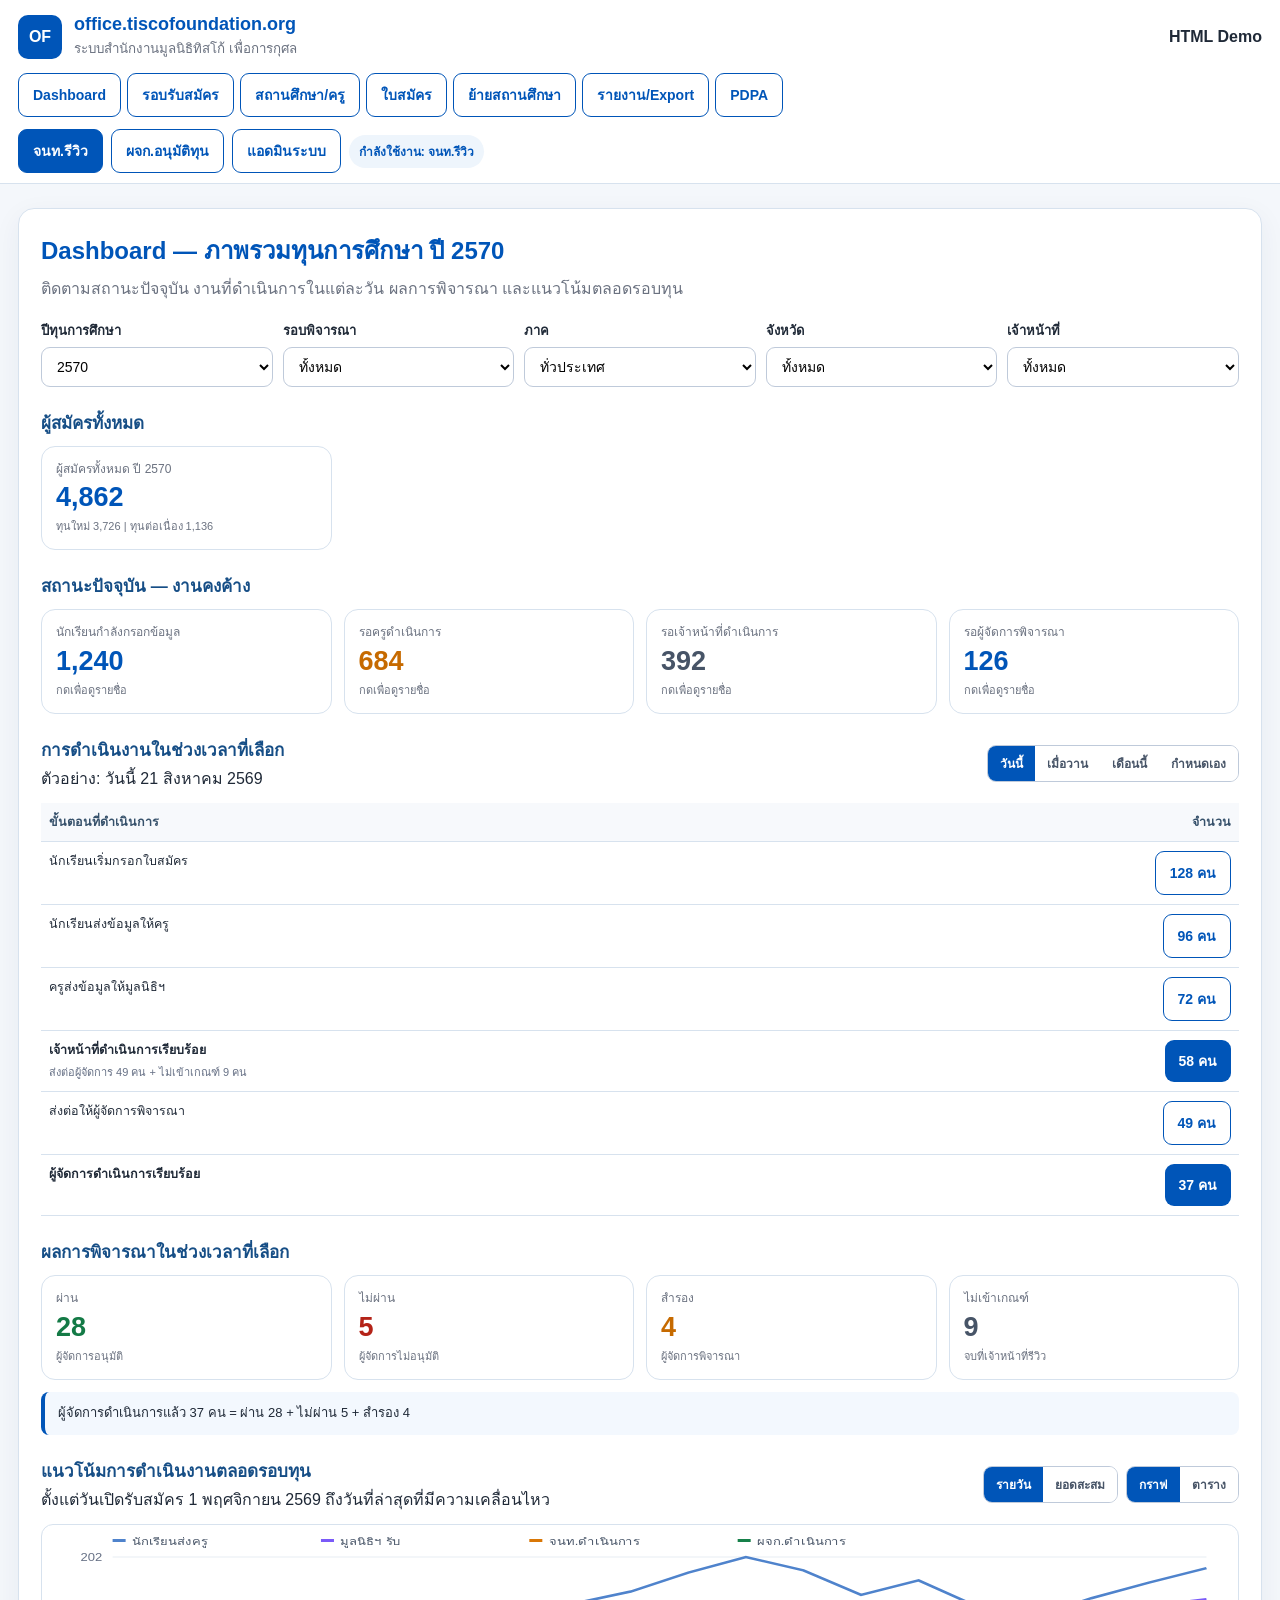
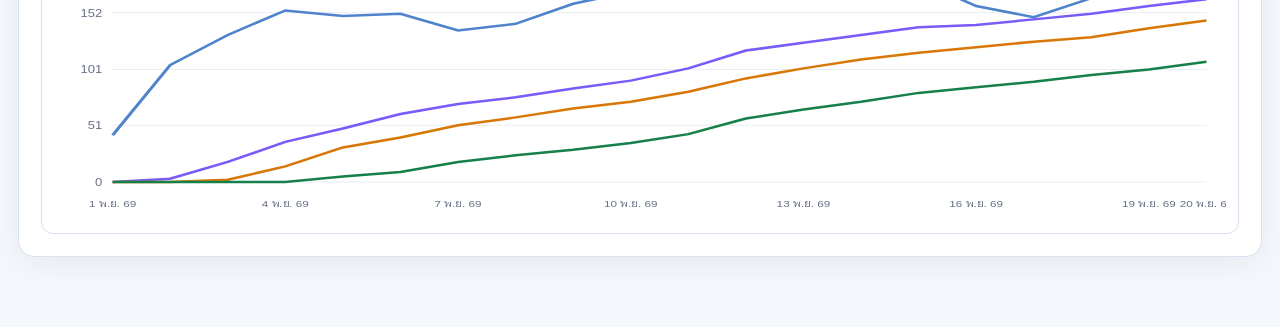
<file: TISCO_Foundation_Admin_HTML_Demo_v14.html>
<!DOCTYPE html>
<html lang="th">
<head>
<meta charset="utf-8">
<meta name="viewport" content="width=device-width,initial-scale=1">
<title>TISCO Foundation Office HTML Demo</title>
<style>
:root{--blue:#0055b8;--light:#eef5fc;--line:#d7e2ee;--text:#1f2937;--muted:#6b7280;--danger:#b42318;--success:#147a46;--amber:#9a6700}
*{box-sizing:border-box}body{margin:0;font-family:Tahoma,Arial,sans-serif;background:#f4f7fb;color:var(--text)}
.header{background:#fff;border-bottom:1px solid var(--line);position:sticky;top:0;z-index:10}
.header-inner{max-width:1280px;margin:auto;padding:14px 18px;display:flex;align-items:center;justify-content:space-between}
.brand{display:flex;align-items:center;gap:12px}.logo{width:44px;height:44px;border-radius:10px;background:var(--blue);color:#fff;display:grid;place-items:center;font-weight:700}
.brand h1{font-size:18px;margin:0;color:var(--blue)}.brand small{display:block;color:var(--muted);margin-top:3px}
.nav{max-width:1280px;margin:auto;padding:0 18px 12px;display:flex;gap:6px;flex-wrap:wrap}
button{border:0;border-radius:9px;padding:10px 14px;font-size:14px;font-weight:700;cursor:pointer}
.btn-primary{background:var(--blue);color:#fff}.btn-secondary{background:#edf1f5;color:#334155}.btn-outline{background:#fff;border:1px solid var(--blue);color:var(--blue)}
main{max-width:1280px;margin:24px auto 70px;padding:0 18px}.page{display:none}.page.active{display:block}
.card{background:#fff;border:1px solid var(--line);border-radius:16px;box-shadow:0 8px 28px rgba(27,57,84,.06);padding:22px;margin-bottom:18px}
.title{font-size:24px;color:var(--blue);margin:0 0 6px}.subtitle{color:var(--muted);margin:0 0 18px;line-height:1.6}
.section-title{margin:24px 0 12px;padding-bottom:7px;border-bottom:2px solid var(--light);font-size:18px;color:#164e86}
.grid{display:grid;grid-template-columns:1fr 1fr;gap:14px}.grid3{display:grid;grid-template-columns:repeat(3,1fr);gap:12px}.grid4{display:grid;grid-template-columns:repeat(4,1fr);gap:12px}
.stat{background:#f8fafc;border:1px solid var(--line);border-radius:12px;padding:14px}.stat strong{display:block;font-size:25px;color:var(--blue);margin-top:4px}
.field{margin-bottom:14px}label{display:block;font-weight:700;margin-bottom:6px;font-size:13px}
input,select,textarea{width:100%;border:1px solid #bfcada;border-radius:9px;padding:10px 11px;font-size:14px;background:#fff}textarea{min-height:110px}
.info{background:#f3f8fe;border-left:4px solid var(--blue);padding:11px 13px;border-radius:8px;margin:10px 0 14px;line-height:1.6;font-size:13px}
.warn{background:#fff7e8;border-left:4px solid #e9a100;padding:11px 13px;border-radius:8px;margin:10px 0 14px;line-height:1.6;font-size:13px}
table{width:100%;border-collapse:collapse}th,td{border-bottom:1px solid var(--line);padding:9px 8px;text-align:left;font-size:12.5px;vertical-align:top}th{background:#f7f9fc;color:#36516b}
.status{display:inline-block;padding:4px 7px;border-radius:999px;font-size:11px;font-weight:700}.s-teacher{background:#fff3d6;color:var(--amber)}.s-sent{background:#eef5fc;color:var(--blue)}.s-review{background:#f0f3ff;color:#4b4bb7}.s-ok{background:#e9f7ef;color:var(--success)}
.toolbar{display:flex;gap:8px;flex-wrap:wrap;align-items:end;margin:12px 0}.toolbar .field{margin:0;min-width:160px;flex:1}
.hidden{display:none!important}.actions{display:flex;justify-content:space-between;gap:10px;margin-top:20px}
@media(max-width:900px){.grid,.grid3,.grid4{grid-template-columns:1fr}}

.rolebar{max-width:1280px;margin:auto;padding:0 18px 10px;display:flex;gap:8px;flex-wrap:wrap}
.rolebtn.active{background:#0055b8;color:#fff}
.multicheck{border:1px solid #bfcada;border-radius:9px;padding:8px 10px;background:#fff;display:flex;flex-wrap:wrap;gap:8px 14px}
.multicheck label{font-weight:400;margin:0;display:flex;align-items:center;gap:5px}
.multicheck input{width:auto}
.tree{border:1px solid var(--line);border-radius:12px;overflow:hidden;margin:10px 0 14px}
.tree div{padding:8px 12px;border-bottom:1px solid var(--line);font-size:13px}
.tree div:last-child{border-bottom:0}.r1{font-weight:700;background:#f7f9fc}.r2{padding-left:26px!important}.r3{padding-left:44px!important}.r4{padding-left:62px!important}

.loading-note{font-size:12px;color:#6b7280;margin-top:5px}
.account-state{display:inline-block;padding:3px 7px;border-radius:999px;background:#e9f7ef;color:#147a46;font-size:11px;font-weight:700}
.print-summary{border:1px solid var(--line);border-radius:10px;background:#fbfdff;padding:12px;margin-top:10px;font-size:13px}

.review-workspace{display:grid;grid-template-columns:minmax(0,1fr) 360px;gap:16px;align-items:start}
.review-main{min-width:0}
.review-side{position:sticky;top:126px;align-self:start}
.review-section{border:1px solid var(--line);border-radius:12px;padding:14px;background:#fff;margin-bottom:12px}
.review-section h4{margin:0 0 10px;color:#164e86;font-size:15px}
.kv{display:grid;grid-template-columns:180px 1fr;gap:7px 12px;font-size:13px}
.kv .k{font-weight:700;color:#475467}
.file-preview{border:1px dashed #9eb7cf;border-radius:10px;padding:10px;margin:8px 0;background:#fbfdff}
.file-preview .meta{font-size:12px;color:#667085;margin-top:4px}
.sticky-title{font-size:16px;font-weight:700;color:#0055b8;margin-bottom:10px}
@media(max-width:1000px){.review-workspace{grid-template-columns:1fr}.review-side{position:static}}

.address-parser{display:grid;grid-template-columns:1fr auto;gap:8px;align-items:end}
.school-master-grid{display:grid;grid-template-columns:repeat(2,minmax(0,1fr));gap:12px}
.level-filter-note{font-size:12px;color:#667085;margin-top:6px}
@media(max-width:900px){.school-master-grid{grid-template-columns:1fr}.address-parser{grid-template-columns:1fr}}

.money{font-variant-numeric:tabular-nums;font-weight:700}
.rate-box{border:1px solid #bfd2e5;background:#f8fbff;border-radius:12px;padding:12px;margin:10px 0}
.rate-box .big{font-size:24px;font-weight:800;color:#0055b8}
.warn-rate{border-left:4px solid #d92d20;background:#fff5f5;padding:10px;border-radius:8px;margin-top:8px}
.report-tabs{display:flex;gap:8px;flex-wrap:wrap;margin:10px 0}
.report-grid{display:grid;grid-template-columns:repeat(4,minmax(0,1fr));gap:10px;margin:12px 0}
@media(max-width:900px){.report-grid{grid-template-columns:repeat(2,1fr)}}

.decision-group{display:grid;gap:8px;margin:8px 0 14px}
.decision-card{display:flex;align-items:flex-start;gap:10px;border:1px solid var(--line);border-radius:10px;padding:10px 12px;cursor:pointer;transition:.15s;background:#fff}
.decision-card input{width:auto;margin-top:3px}
.decision-card strong{display:block}
.decision-card.blue{background:#f3f8fe;border-color:#b8d1eb}
.decision-card.orange{background:#fff7e8;border-color:#f0c36b}
.decision-card.green{background:#edf9f1;border-color:#9ed6ae}
.decision-card.red{background:#fff1f1;border-color:#e5a6a0}
.decision-card.yellow{background:#fff8df;border-color:#e8cc72}
.decision-card.selected.blue{outline:2px solid #0055b8}
.decision-card.selected.orange{outline:2px solid #e38b00}
.decision-card.selected.green{outline:2px solid #147a46}
.decision-card.selected.red{outline:2px solid #b42318}
.decision-card.selected.yellow{outline:2px solid #b8860b}

.rolebar .pill{background:#eef5fc;color:#0055b8;padding:7px 10px;border-radius:999px;font-size:12px;font-weight:700}

.dashboard-toolbar{display:flex;gap:10px;flex-wrap:wrap;align-items:end;margin:12px 0 18px}
.dashboard-toolbar .field{margin:0;min-width:150px;flex:1}
.kpi-grid{display:grid;grid-template-columns:repeat(4,minmax(0,1fr));gap:12px}
.kpi-card{border:1px solid var(--line);border-radius:14px;padding:14px;background:#fff;cursor:pointer;transition:.15s}
.kpi-card:hover{transform:translateY(-1px);box-shadow:0 8px 20px rgba(0,0,0,.06)}
.kpi-card .kpi-label{font-size:12px;color:var(--muted);line-height:1.4}
.kpi-card .kpi-value{font-size:27px;font-weight:800;color:var(--blue);margin-top:5px}
.kpi-card .kpi-sub{font-size:11px;color:var(--muted);margin-top:4px}
.kpi-card.green .kpi-value{color:#147a46}.kpi-card.red .kpi-value{color:#b42318}.kpi-card.orange .kpi-value{color:#c66a00}.kpi-card.gray .kpi-value{color:#475467}
.dashboard-section{margin-top:22px}.dashboard-section h3{margin:0 0 10px;color:#164e86;font-size:17px}
.activity-table td.num,.activity-table th.num{text-align:right}.mini-breakdown{font-size:11px;color:#667085;margin-top:4px;line-height:1.5}
.trend-controls{display:flex;justify-content:space-between;gap:12px;align-items:center;flex-wrap:wrap;margin-bottom:12px}
.segmented{display:inline-flex;border:1px solid #bfcada;border-radius:9px;overflow:hidden;background:#fff}
.segmented button{border:0;border-radius:0;background:#fff;color:#475467;padding:8px 12px;font-size:12px}.segmented button.active{background:#0055b8;color:#fff}
.trend-chart{border:1px solid var(--line);border-radius:12px;background:#fff;padding:12px;overflow:auto}.trend-svg{width:100%;min-width:760px;height:280px}
.timeline{position:relative;margin:10px 0 0 6px;padding-left:22px}.timeline:before{content:"";position:absolute;left:7px;top:5px;bottom:5px;width:2px;background:#d7e2ee}
.timeline-item{position:relative;padding:0 0 16px 8px}.timeline-dot{position:absolute;left:-21px;top:4px;width:12px;height:12px;border-radius:50%;background:#0055b8;border:2px solid #fff;box-shadow:0 0 0 2px #b8d4f0}
.timeline-item.green .timeline-dot{background:#147a46;box-shadow:0 0 0 2px #b7dec6}.timeline-title{font-size:13px;font-weight:700}.timeline-meta{font-size:11px;color:#667085;margin-top:2px}.timeline-note{font-size:12px;color:#475467;margin-top:4px}
.drill-modal{position:fixed;inset:0;background:rgba(17,24,39,.45);display:none;align-items:center;justify-content:center;z-index:1000;padding:20px}.drill-modal.open{display:flex}.drill-card{background:#fff;border-radius:16px;max-width:980px;width:100%;max-height:85vh;overflow:auto;padding:20px;box-shadow:0 24px 60px rgba(0,0,0,.2)}
@media(max-width:900px){.kpi-grid{grid-template-columns:repeat(2,1fr)}}

.transfer-summary{display:grid;grid-template-columns:repeat(4,minmax(0,1fr));gap:10px;margin:14px 0}
.transfer-stat{border:1px solid var(--line);border-radius:12px;background:#fff;padding:12px;cursor:pointer}
.transfer-stat strong{display:block;font-size:24px;color:#0055b8;margin-top:4px}
.transfer-layout{display:grid;grid-template-columns:minmax(0,1fr) 390px;gap:14px;align-items:start}
.transfer-detail{position:sticky;top:12px;border:1px solid #cdd9e6;border-radius:14px;background:#fff;padding:16px}
.transfer-detail h3{margin:0;color:#164e86}
.transfer-step{border:1px solid #dce5ef;border-radius:12px;padding:12px;margin-top:12px;background:#fbfdff}
.transfer-step.disabled{opacity:.55;pointer-events:none}
.transfer-radio{display:flex;gap:10px;flex-wrap:wrap;margin-top:8px}
.transfer-radio label{border:1px solid #ccd8e5;border-radius:10px;padding:9px 11px;background:#fff;cursor:pointer}
.transfer-radio label:has(input:checked){border-color:#0055b8;background:#eef6ff}
.transfer-results{margin-top:8px;max-height:240px;overflow:auto;border:1px solid #dce5ef;border-radius:10px;background:#fff}
.transfer-results button{display:block;width:100%;text-align:left;border:0;border-bottom:1px solid #eef2f6;background:#fff;padding:9px 11px;cursor:pointer;font:inherit}
.transfer-results button:hover{background:#eef6ff}
.transfer-results small{display:block;color:var(--muted)}
.transfer-history{margin-top:12px;font-size:12px}
.transfer-history-item{padding:8px 0;border-bottom:1px dashed #d8e1ea}
@media(max-width:1000px){.transfer-layout{grid-template-columns:1fr}.transfer-detail{position:static}.transfer-summary{grid-template-columns:repeat(2,1fr)}}
</style>
</head>
<body>
<div class="header">
  <div class="header-inner">
    <div class="brand"><div class="logo">OF</div><div><h1>office.tiscofoundation.org</h1><small>ระบบสำนักงานมูลนิธิทิสโก้ เพื่อการกุศล</small></div></div>
    <div><strong>HTML Demo</strong></div>
  </div>
  <div class="nav">
    <button class="btn-outline" onclick="goPage('dashboard')">Dashboard</button>
    <button class="btn-outline" onclick="goPage('cycles')">รอบรับสมัคร</button>
    <button class="btn-outline" onclick="goPage('schools')">สถานศึกษา/ครู</button>
    <button class="btn-outline" onclick="goPage('applications')">ใบสมัคร</button>
    <button class="btn-outline" onclick="goPage('transfers')">ย้ายสถานศึกษา</button>
    <button class="btn-outline" onclick="goPage('reports')">รายงาน/Export</button>
    <button class="btn-outline" onclick="goPage('privacy')">PDPA</button>
  </div>
  <div class="rolebar">
    <button id="roleReviewer" class="btn-outline rolebtn active" onclick="switchRole('reviewer')">จนท.รีวิว</button>
    <button id="roleManager" class="btn-outline rolebtn" onclick="switchRole('manager')">ผจก.อนุมัติทุน</button>
    <button id="roleAdmin" class="btn-outline rolebtn" onclick="switchRole('admin')">แอดมินระบบ</button>
    <span id="currentAdminRoleLabel" class="pill" style="align-self:center">กำลังใช้งาน: จนท.รีวิว</span>
  </div>
</div>
<main>

<section id="dashboard" class="page active">
  <div class="card">
    <h2 class="title">Dashboard — ภาพรวมทุนการศึกษา ปี 2570</h2>
    <p class="subtitle">ติดตามสถานะปัจจุบัน งานที่ดำเนินการในแต่ละวัน ผลการพิจารณา และแนวโน้มตลอดรอบทุน</p>
    <div class="dashboard-toolbar">
      <div class="field"><label>ปีทุนการศึกษา</label><select><option>2570</option></select></div>
      <div class="field"><label>รอบพิจารณา</label><select><option>ทั้งหมด</option><option>รอบ 1</option><option>รอบ 2</option></select></div>
      <div class="field"><label>ภาค</label><select><option>ทั่วประเทศ</option><option>ภาคเหนือ</option><option>ภาคกลาง</option><option>ภาคตะวันออกเฉียงเหนือ</option><option>ภาคตะวันออก</option><option>ภาคตะวันตก</option><option>ภาคใต้</option></select></div>
      <div class="field"><label>จังหวัด</label><select><option>ทั้งหมด</option></select></div>
      <div class="field"><label>เจ้าหน้าที่</label><select><option>ทั้งหมด</option><option>จนท. 01</option><option>จนท. 02</option></select></div>
    </div>
    <div class="dashboard-section"><h3>ผู้สมัครทั้งหมด</h3><div class="kpi-grid"><div class="kpi-card" onclick="showDrilldown('ผู้สมัครทั้งหมด','all')"><div class="kpi-label">ผู้สมัครทั้งหมด ปี 2570</div><div class="kpi-value">4,862</div><div class="kpi-sub">ทุนใหม่ 3,726 | ทุนต่อเนื่อง 1,136</div></div></div></div>
    <div class="dashboard-section"><h3>สถานะปัจจุบัน — งานคงค้าง</h3><div class="kpi-grid">
      <div class="kpi-card" onclick="showDrilldown('นักเรียนกำลังกรอกข้อมูล','student_draft')"><div class="kpi-label">นักเรียนกำลังกรอกข้อมูล</div><div class="kpi-value">1,240</div><div class="kpi-sub">กดเพื่อดูรายชื่อ</div></div>
      <div class="kpi-card orange" onclick="showDrilldown('รอครูดำเนินการ','waiting_teacher')"><div class="kpi-label">รอครูดำเนินการ</div><div class="kpi-value">684</div><div class="kpi-sub">กดเพื่อดูรายชื่อ</div></div>
      <div class="kpi-card gray" onclick="showDrilldown('รอเจ้าหน้าที่ดำเนินการ','waiting_reviewer')"><div class="kpi-label">รอเจ้าหน้าที่ดำเนินการ</div><div class="kpi-value">392</div><div class="kpi-sub">กดเพื่อดูรายชื่อ</div></div>
      <div class="kpi-card" onclick="showDrilldown('รอผู้จัดการพิจารณา','waiting_manager')"><div class="kpi-label">รอผู้จัดการพิจารณา</div><div class="kpi-value">126</div><div class="kpi-sub">กดเพื่อดูรายชื่อ</div></div>
    </div></div>
    <div class="dashboard-section"><div class="trend-controls"><div><h3 style="margin-bottom:3px">การดำเนินงานในช่วงเวลาที่เลือก</h3><div class="help">ตัวอย่าง: วันนี้ 21 สิงหาคม 2569</div></div><div class="segmented"><button class="active">วันนี้</button><button>เมื่อวาน</button><button>เดือนนี้</button><button>กำหนดเอง</button></div></div>
      <table class="activity-table"><thead><tr><th>ขั้นตอนที่ดำเนินการ</th><th class="num">จำนวน</th></tr></thead><tbody>
        <tr><td>นักเรียนเริ่มกรอกใบสมัคร</td><td class="num"><button class="btn-outline" onclick="showDrilldown('นักเรียนเริ่มกรอกวันนี้','student_start')">128 คน</button></td></tr>
        <tr><td>นักเรียนส่งข้อมูลให้ครู</td><td class="num"><button class="btn-outline" onclick="showDrilldown('นักเรียนส่งให้ครูวันนี้','sent_teacher')">96 คน</button></td></tr>
        <tr><td>ครูส่งข้อมูลให้มูลนิธิฯ</td><td class="num"><button class="btn-outline" onclick="showDrilldown('ครูส่งมูลนิธิฯ วันนี้','sent_foundation')">72 คน</button></td></tr>
        <tr><td><strong>เจ้าหน้าที่ดำเนินการเรียบร้อย</strong><div class="mini-breakdown">ส่งต่อผู้จัดการ 49 คน + ไม่เข้าเกณฑ์ 9 คน</div></td><td class="num"><button class="btn-primary" onclick="showDrilldown('เจ้าหน้าที่ดำเนินการเรียบร้อยวันนี้','reviewer_done')">58 คน</button></td></tr>
        <tr><td>ส่งต่อให้ผู้จัดการพิจารณา</td><td class="num"><button class="btn-outline" onclick="showDrilldown('ส่งต่อผู้จัดการวันนี้','sent_manager')">49 คน</button></td></tr>
        <tr><td><strong>ผู้จัดการดำเนินการเรียบร้อย</strong></td><td class="num"><button class="btn-primary" onclick="showDrilldown('ผู้จัดการดำเนินการเรียบร้อยวันนี้','manager_done')">37 คน</button></td></tr>
      </tbody></table>
    </div>
    <div class="dashboard-section"><h3>ผลการพิจารณาในช่วงเวลาที่เลือก</h3><div class="kpi-grid">
      <div class="kpi-card green" onclick="showDrilldown('ผ่าน','approved')"><div class="kpi-label">ผ่าน</div><div class="kpi-value">28</div><div class="kpi-sub">ผู้จัดการอนุมัติ</div></div>
      <div class="kpi-card red" onclick="showDrilldown('ไม่ผ่าน','rejected')"><div class="kpi-label">ไม่ผ่าน</div><div class="kpi-value">5</div><div class="kpi-sub">ผู้จัดการไม่อนุมัติ</div></div>
      <div class="kpi-card orange" onclick="showDrilldown('สำรอง','reserve')"><div class="kpi-label">สำรอง</div><div class="kpi-value">4</div><div class="kpi-sub">ผู้จัดการพิจารณา</div></div>
      <div class="kpi-card gray" onclick="showDrilldown('ไม่เข้าเกณฑ์','ineligible')"><div class="kpi-label">ไม่เข้าเกณฑ์</div><div class="kpi-value">9</div><div class="kpi-sub">จบที่เจ้าหน้าที่รีวิว</div></div>
    </div><div class="info" style="margin-top:12px">ผู้จัดการดำเนินการแล้ว 37 คน = ผ่าน 28 + ไม่ผ่าน 5 + สำรอง 4</div></div>
    <div class="dashboard-section"><div class="trend-controls"><div><h3 style="margin-bottom:3px">แนวโน้มการดำเนินงานตลอดรอบทุน</h3><div class="help">ตั้งแต่วันเปิดรับสมัคร 1 พฤศจิกายน 2569 ถึงวันที่ล่าสุดที่มีความเคลื่อนไหว</div></div><div style="display:flex;gap:8px;flex-wrap:wrap"><div class="segmented"><button id="dailyBtn" class="active" onclick="setTrendMode('daily')">รายวัน</button><button id="cumBtn" onclick="setTrendMode('cumulative')">ยอดสะสม</button></div><div class="segmented"><button id="chartBtn" class="active" onclick="setTrendView('chart')">กราฟ</button><button id="tableBtn" onclick="setTrendView('table')">ตาราง</button></div></div></div>
      <div id="trendChartWrap" class="trend-chart"><svg id="trendSvg" class="trend-svg" viewBox="0 0 900 280" preserveAspectRatio="none"></svg></div>
      <div id="trendTableWrap" class="hidden" style="overflow:auto;margin-top:10px"><table id="trendTable"><thead><tr><th>วันที่</th><th>เริ่มสมัคร</th><th>ส่งให้ครู</th><th>มูลนิธิฯ รับ</th><th>จนท.ดำเนินการ</th><th>ส่ง ผจก.</th><th>ผจก.ดำเนินการ</th></tr></thead><tbody></tbody></table></div>
    </div>
  </div>
</section>

<section id="cycles" class="page">
  <div class="card">
    <h2 class="title">ตั้งค่ารอบรับสมัคร</h2>
    <div class="grid3">
      <div class="field"><label>ปีการศึกษาที่เปิดรับ</label><input value="2570"></div>
      <div class="field"><label>ปีที่ใช้ในคำถามประวัติทุน</label><input value="2569"></div>
      <div class="field"><label>สถานะรอบ</label><select><option>เปิดรับสมัคร</option><option>ปิดรับสมัคร</option><option>เตรียมระบบ</option></select></div>
    </div>
    <div class="grid">
      <div class="field"><label>วันเปิดรับสมัคร</label><input type="date" value="2026-11-01"></div>
      <div class="field"><label>วันปิดรับสมัคร</label><input type="date" value="2027-01-31"></div>
    </div>
    <h3 class="section-title">กำหนดการย้ายสถานศึกษา</h3>
    <div class="grid3">
      <div class="field"><label>วันเปิดรับหลักฐานย้าย</label><input type="date" value="2027-03-01"></div>
      <div class="field"><label>วันตัดรอบแรก ป.6 / ม.3</label><input type="date" value="2027-05-15"></div>
      <div class="field"><label>วันสุดท้ายรับหลักฐาน</label><input type="date" value="2027-07-31"></div>
    </div>
    <div class="actions"><span></span><button class="btn-primary">บันทึก</button></div>
  </div>
</section>

<section id="schools" class="page">
  <div class="card">
    <h2 class="title">สถานศึกษาและบัญชีครู</h2>
    <p class="subtitle">1 โรงเรียน = 1 Username</p>
    <div class="toolbar">
      <div class="field"><label>จังหวัด</label><select><option>ทั้งหมด</option><option>แพร่</option><option>เชียงใหม่</option></select></div>
      <div class="field"><label>ค้นหา</label><input placeholder="ชื่อโรงเรียน / Username"></div>
      <button class="btn-primary" onclick="openNewSchool()">+ เพิ่มสถานศึกษา</button>
    </div>
    <h3 class="section-title">โครงสร้างพื้นที่สถานศึกษา</h3>
    <div class="info">
      Master Data พื้นที่: ภาค → จังหวัด → อำเภอ/เขต → โรงเรียน<br>
      Prototype จะโหลดรายชื่อจังหวัดและอำเภอ/เขตทั่วประเทศ ส่วน “โรงเรียน” เป็นข้อมูลที่ Admin เพิ่มเองในระบบ
    </div>
    <div class="field">
      <label>ระดับชั้นที่สถานศึกษาเปิดสอน / ใช้ในระบบ (เลือกได้มากกว่า 1 ระดับ)</label>
      <div class="multicheck">
        <label><input type="checkbox"> ป.5–ป.6</label>
        <label><input type="checkbox"> ม.ต้น</label>
        <label><input type="checkbox"> ม.ปลาย</label>
        <label><input type="checkbox"> ปวช.</label>
        <label><input type="checkbox"> ปวส.</label>
        <label><input type="checkbox"> ป.ตรี</label>
      </div>
    </div>
    <table>
      <thead><tr>
        <th>InstitutionID</th><th>สถานศึกษา</th><th>ภาค</th><th>อำเภอ/เขต</th><th>จังหวัด</th>
        <th>ช่วงชั้น</th><th>Username</th><th>Password</th><th>ครูผู้ดูแลทุน</th><th>ตำแหน่ง / งาน</th><th>ติดต่อ</th><th></th>
      </tr></thead>
      <tbody>
        <tr>
          <td>SCH-PRE-0001</td><td>โรงเรียนพิริยาลัยจังหวัดแพร่</td><td>ภาคเหนือ</td><td>เมืองแพร่</td><td>แพร่</td>
          <td>ม.ต้น, ม.ปลาย</td><td>PRE0001</td><td><span class="account-state">ตั้งแล้ว</span></td>
          <td>นางสาวสมฤดี ใจดี</td><td>ครู / งานแนะแนว</td>
          <td>08X-XXX-XXXX<br>scholarship@school.ac.th</td>
          <td><button class="btn-outline" onclick="openEditSchool('SCH-PRE-0001')">แก้ไข</button></td>
        </tr>
        <tr>
          <td>SCH-CMI-0001</td><td>โรงเรียนกาวิละวิทยาลัย</td><td>ภาคเหนือ</td><td>เมืองเชียงใหม่</td><td>เชียงใหม่</td>
          <td>ม.ต้น, ม.ปลาย</td><td>CMI0001</td><td><span class="account-state">ตั้งแล้ว</span></td>
          <td>นายตัวอย่าง ครูแนะแนว</td><td>ครู / งานแนะแนว</td>
          <td>08X-XXX-XXXX<br>guide@school.ac.th</td>
          <td><button class="btn-outline" onclick="openEditSchool('SCH-CMI-0001')">แก้ไข</button></td>
        </tr>
      </tbody>
    </table>
  </div>
  <div id="schoolEdit" class="card hidden">
    <h3 class="section-title">เพิ่ม / แก้ไขข้อมูลสถานศึกษา</h3>

    <div class="school-master-grid">
      <div class="field">
        <label>InstitutionID</label>
        <input id="institutionId" value="SCH-PRE-0001" readonly>
        <div class="help">ใช้รหัสเดียวกันสำหรับโรงเรียน วิทยาลัย และมหาวิทยาลัย</div>
      </div>
      <div class="field">
        <label>ประเภทสถานศึกษา</label>
        <select id="institutionType">
          <option>โรงเรียน</option>
          <option>วิทยาลัย</option>
          <option>มหาวิทยาลัย</option>
          <option>อื่น ๆ</option>
        </select>
      </div>
    </div>

    <div class="field">
      <label>ชื่อสถานศึกษา</label>
      <input id="institutionName" value="โรงเรียนพิริยาลัยจังหวัดแพร่">
    </div>

    <h3 class="section-title">พื้นที่และที่อยู่สถานศึกษา</h3>

    <div class="address-parser">
      <div class="field" style="margin:0">
        <label>วางที่อยู่แบบยาวเพื่อให้ระบบช่วยแยก (ไม่บังคับ)</label>
        <textarea id="rawSchoolAddress" placeholder="เช่น 151 ถนน... ตำบลในเวียง อำเภอเมืองแพร่ จังหวัดแพร่ 54000"></textarea>
      </div>
      <button type="button" class="btn-outline" onclick="parseSchoolAddress()">ช่วยแยกที่อยู่</button>
    </div>
    <div class="help">ระบบช่วยกรอกให้เบื้องต้นเท่านั้น Admin ต้องตรวจสอบก่อนบันทึก</div>

    <div class="grid" style="margin-top:12px">
      <div class="field">
        <label>ภาค</label>
        <select id="schoolRegion" onchange="loadSchoolProvinces()">
          <option value="">กรุณาเลือกภาค</option>
        </select>
      </div>
      <div class="field">
        <label>จังหวัด</label>
        <select id="schoolProvince" onchange="loadSchoolDistricts()" disabled>
          <option value="">กรุณาเลือกจังหวัด</option>
        </select>
      </div>
    </div>

    <div class="grid">
      <div class="field">
        <label>อำเภอ / เขต</label>
        <select id="schoolDistrict" onchange="loadSchoolSubdistricts()" disabled>
          <option value="">กรุณาเลือกอำเภอ / เขต</option>
        </select>
      </div>
      <div class="field">
        <label>ตำบล / แขวง</label>
        <select id="schoolSubdistrict" disabled>
          <option value="">กรุณาเลือกตำบล / แขวง</option>
        </select>
      </div>
    </div>

    <div class="grid">
      <div class="field">
        <label>ที่อยู่</label>
        <input id="schoolAddressLine" placeholder="บ้านเลขที่ หมู่ ถนน อาคาร ฯลฯ">
      </div>
      <div class="field">
        <label>รหัสไปรษณีย์</label>
        <input id="schoolPostalCode" maxlength="5" placeholder="เช่น 54000">
      </div>
    </div>

    <h3 class="section-title">ช่วงชั้นที่เปิดสอน</h3>
    <div class="multicheck">
      <label><input type="checkbox"> ประถมศึกษา</label>
      <label><input type="checkbox" checked> มัธยมศึกษาตอนต้น</label>
      <label><input type="checkbox" checked> มัธยมศึกษาตอนปลาย</label>
      <label><input type="checkbox"> ปวช.</label>
      <label><input type="checkbox"> ปวส.</label>
      <label><input type="checkbox"> ปริญญาตรี</label>
    </div>
    <div class="help">เลือกได้มากกว่า 1 ช่วงชั้น ใช้เป็นตัวช่วยกรองสถานศึกษาในหน้าสมัครของนักเรียนและหน้าค้นหาของเจ้าหน้าที่</div>

    <h3 class="section-title">บัญชีครู / ผู้ประสานงานทุน</h3>
    <div class="grid3">
      <div class="field"><label>Username</label><input id="schoolUsername" value="PRE0001"></div>
      <div class="field"><label>สถานะบัญชี</label><select><option>ใช้งาน</option><option>ปิดใช้งาน</option></select></div>
      <div class="field"><label>Password</label><button type="button" class="btn-outline" style="width:100%">ตั้ง / รีเซ็ตรหัสผ่าน</button></div>
    </div>

    <div class="grid">
      <div class="field"><label>ชื่อครูผู้ดูแลทุน</label><input id="teacherName" value="นางสาวสมฤดี ใจดี"></div>
      <div class="field"><label>ตำแหน่งครู</label><input id="teacherPosition" placeholder="เช่น ครู / อาจารย์ / เจ้าหน้าที่"></div>
    </div>

    <div class="grid">
      <div class="field"><label>งาน / ฝ่ายที่รับผิดชอบ</label><input id="teacherDepartment" placeholder="เช่น งานแนะแนว / งานทุนการศึกษา / กองพัฒนานักศึกษา"></div>
      <div class="field"><label>หมายเลขโทรศัพท์</label><input id="teacherPhone" value="08X-XXX-XXXX"></div>
    </div>

    <div class="field"><label>อีเมล</label><input id="teacherEmail" value="scholarship@school.ac.th"></div>

    <div class="actions">
      <button class="btn-secondary" onclick="document.getElementById('schoolEdit').classList.add('hidden')">ปิด</button>
      <button class="btn-primary">บันทึกสถานศึกษา</button>
    </div>
  </div>
</section>

<section id="applications" class="page">
  <div class="card">
    <h2 class="title">งานพิจารณาใบสมัคร</h2>
    <p class="subtitle" id="roleDescription">จนท.รีวิว — ตรวจข้อมูล เขียนคอมเมนต์ แยกไม่เข้าเกณฑ์ แยกรอบ 1/2 และส่งต่อให้ผู้จัดการ</p>

    <div class="toolbar">
      <div class="field">
        <label>สถานะการดำเนินงาน</label>
        <select id="reviewWorkStatus">
          <option value="all">ทั้งหมด</option>
          <option value="student_draft">นักเรียนกำลังกรอกข้อมูล</option>
          <option value="waiting_teacher">รอครูดำเนินการ</option>
          <option value="waiting_reviewer">รอเจ้าหน้าที่ดำเนินการ</option>
          <option value="waiting_manager">รอผู้จัดการพิจารณา</option>
          <option value="manager_done">ผู้จัดการดำเนินการเรียบร้อย</option>
        </select>
      </div>
      <div class="field">
        <label>ผลการพิจารณา</label>
        <select id="reviewDecisionResult">
          <option value="all">ทั้งหมด</option>
          <option value="approved">ผ่าน</option>
          <option value="rejected">ไม่ผ่าน</option>
          <option value="reserve">สำรอง</option>
          <option value="ineligible">ไม่เข้าเกณฑ์</option>
        </select>
      </div>
      <div class="field"><label>รอบพิจารณา</label><select id="reviewRound"><option>ทั้งหมด</option><option>รอบ 1</option><option>รอบ 2</option></select></div>
      <div class="field"><label>กยศ./กรอ.</label><select id="reviewLoan"><option>ทั้งหมด</option><option>ไม่กู้</option><option>กู้ / ไม่เข้าเกณฑ์</option></select></div>
      <div class="field"><label>ประเภททุน</label><select id="reviewScholarType"><option>ทั้งหมด</option><option>ทุนใหม่</option><option>ทุนต่อเนื่อง</option></select></div>
    </div>

    <div class="grid">
      <div class="field">
        <label>เลือกโรงเรียนที่ต้องการรีวิว</label>
        <div class="grid">
          <select id="reviewRegion" onchange="loadReviewProvinces()">
            <option value="">กรุณาเลือกภาค</option>
          </select>
          <select id="reviewProvince" onchange="loadReviewDistricts()" disabled>
            <option value="">กรุณาเลือกจังหวัด</option>
          </select>
        </div>
        <div class="grid" style="margin-top:8px">
          <select id="reviewDistrict" onchange="loadReviewSchools()" disabled>
            <option value="">กรุณาเลือกอำเภอ / เขต</option>
          </select>
          <select id="reviewSchool" onchange="updateReviewSchoolSummary()" disabled>
            <option value="">กรุณาเลือกโรงเรียน</option>
          </select>
        </div>
        <div id="geoLoadStatus" class="loading-note">กำลังเตรียมข้อมูลจังหวัดและอำเภอ/เขต...</div>
        <div class="help">ช่อง “โรงเรียน” จะแสดงเฉพาะสถานศึกษาที่ถูกเพิ่มไว้ในระบบของมูลนิธิฯ เท่านั้น</div>
      </div>
      <div class="field">
        <label>ระดับชั้น (เลือกได้มากกว่า 1 ระดับ)</label>
        <div class="multicheck">
          <label><input class="review-level" type="checkbox" value="primary"> ป.5–ป.6</label>
          <label><input class="review-level" type="checkbox" value="lower"> ม.ต้น</label>
          <label><input class="review-level" type="checkbox" value="upper"> ม.ปลาย</label>
          <label><input class="review-level" type="checkbox" value="voc"> ปวช.</label>
          <label><input class="review-level" type="checkbox" value="highvoc"> ปวส.</label>
          <label><input class="review-level" type="checkbox" value="bachelor"> ป.ตรี</label>
        </div>
      </div>
    </div>

    <div class="field">
      <label>ค้นหาเพิ่มเติม</label>
      <input id="reviewKeyword" placeholder="รหัสผู้สมัคร / ชื่อ–นามสกุล">
    </div>

    <div class="actions" style="margin:8px 0 14px">
      <div>
        <button type="button" class="btn-primary" onclick="applyReviewFilters()">ค้นหา / แสดงผล</button>
        <button type="button" class="btn-outline" onclick="clearReviewFilters()">ล้างตัวกรอง</button>
      </div>
      <button type="button" class="btn-outline" onclick="printFilteredReviewResults()">พิมพ์ผลการค้นหา</button>
    </div>

    <div id="reviewSearchSummary" class="print-summary">
      แสดงรายการทั้งหมด — เลือกสถานะการดำเนินงานและผลการพิจารณาแยกกันได้
    </div>

    <table id="reviewResultTable">
      <thead><tr><th>รหัส</th><th>ชื่อ</th><th>พื้นที่ / โรงเรียน</th><th>ชั้น</th><th>ทุน</th><th>รอบ</th><th>กยศ.</th><th>สถานะ</th><th></th></tr></thead>
      <tbody>
        <tr data-region="north" data-province="แพร่" data-district="เมืองแพร่" data-school="SCH-PRE-0001" data-level="lower" data-type="ทุนใหม่" data-round="รอบ 1" data-loan="ไม่กู้" data-workflow="waiting_reviewer" data-result="" data-status="รอเจ้าหน้าที่ดำเนินการ"><td>TF2570-001286</td><td>ธนกร สมพงษ์</td><td>ภาคเหนือ / แพร่ / เมืองแพร่<br>โรงเรียนพิริยาลัยจังหวัดแพร่</td><td>ม.2</td><td>ทุนใหม่</td><td>รอบ 1</td><td>ไม่กู้</td><td><span class="status s-sent">รอรีวิว</span></td><td><button class="btn-outline" onclick="toggleReview()">เปิด</button></td></tr>
        <tr data-region="central" data-province="กรุงเทพมหานคร" data-district="ปทุมวัน" data-school="UNI-BKK-0001" data-level="bachelor" data-type="ทุนต่อเนื่อง" data-round="รอบ 1" data-loan="ไม่กู้" data-workflow="waiting_manager" data-result="" data-status="รอผู้จัดการพิจารณา"><td>TF2570-001310</td><td>นักศึกษาตัวอย่าง</td><td>ภาคกลาง / กรุงเทพมหานคร / เขตปทุมวัน<br>มหาวิทยาลัยตัวอย่าง</td><td>ป.ตรี ปี 2</td><td>ทุนต่อเนื่อง</td><td>รอบ 1</td><td>ไม่กู้</td><td><span class="status s-review">ส่งต่อผู้จัดการแล้ว</span></td><td><button class="btn-outline" onclick="toggleReview()">เปิด</button></td></tr>
        <tr data-region="north" data-province="เชียงใหม่" data-district="เมืองเชียงใหม่" data-school="SCH-CMI-0001" data-level="upper" data-type="ทุนใหม่" data-round="รอบ 1" data-loan="ไม่กู้" data-workflow="manager_done" data-result="approved" data-status="ผ่าน">
          <td>TF2570-001355</td><td>นักเรียนตัวอย่าง ผ่าน</td><td>ภาคเหนือ / เชียงใหม่ / เมืองเชียงใหม่<br>โรงเรียนกาวิละวิทยาลัย</td><td>ม.5</td><td>ทุนใหม่</td><td>รอบ 1</td><td>ไม่กู้</td><td><span class="status s-ok">ผ่าน</span></td><td><button class="btn-outline" onclick="toggleReview()">เปิด</button></td>
        </tr>
        <tr data-region="north" data-province="แพร่" data-district="เมืองแพร่" data-school="SCH-PRE-0001" data-level="lower" data-type="ทุนใหม่" data-round="รอบ 1" data-loan="ไม่กู้" data-workflow="manager_done" data-result="rejected" data-status="ไม่ผ่าน">
          <td>TF2570-001356</td><td>นักเรียนตัวอย่าง ไม่ผ่าน</td><td>ภาคเหนือ / แพร่ / เมืองแพร่<br>โรงเรียนพิริยาลัยจังหวัดแพร่</td><td>ม.2</td><td>ทุนใหม่</td><td>รอบ 1</td><td>ไม่กู้</td><td><span class="status" style="background:#fff1f1;color:#b42318">ไม่ผ่าน</span></td><td><button class="btn-outline" onclick="toggleReview()">เปิด</button></td>
        </tr>
        <tr data-region="central" data-province="กรุงเทพมหานคร" data-district="ปทุมวัน" data-school="UNI-BKK-0001" data-level="bachelor" data-type="ทุนต่อเนื่อง" data-round="รอบ 1" data-loan="ไม่กู้" data-workflow="manager_done" data-result="reserve" data-status="สำรอง">
          <td>TF2570-001357</td><td>นักศึกษาตัวอย่าง สำรอง</td><td>ภาคกลาง / กรุงเทพมหานคร / ปทุมวัน<br>มหาวิทยาลัยตัวอย่าง</td><td>ป.ตรี ปี 2</td><td>ทุนต่อเนื่อง</td><td>รอบ 1</td><td>ไม่กู้</td><td><span class="status" style="background:#fff8df;color:#9a6700">สำรอง</span></td><td><button class="btn-outline" onclick="toggleReview()">เปิด</button></td>
        </tr>
        <tr data-region="north" data-province="แพร่" data-district="เมืองแพร่" data-school="SCH-PRE-0001" data-level="lower" data-type="ทุนใหม่" data-round="รอบ 1" data-loan="กู้" data-workflow="reviewer_done" data-result="ineligible" data-status="ไม่เข้าเกณฑ์">
          <td>TF2570-001358</td><td>นักเรียนตัวอย่าง ไม่เข้าเกณฑ์</td><td>ภาคเหนือ / แพร่ / เมืองแพร่<br>โรงเรียนพิริยาลัยจังหวัดแพร่</td><td>ม.3</td><td>ทุนใหม่</td><td>รอบ 1</td><td>กู้</td><td><span class="status" style="background:#fff1f1;color:#b42318">ไม่เข้าเกณฑ์</span></td><td><button class="btn-outline" onclick="toggleReview()">เปิด</button></td>
        </tr>
      </tbody>
    </table>
  </div>

  <div id="reviewDetail" class="card hidden">
    <div class="actions" style="margin-top:0">
      <div>
        <h3 class="section-title" style="margin-top:0">TF2570-001286 — ธนกร สมพงษ์</h3>
        <div class="help">หน้าพิจารณาแบบเต็ม: ข้อมูลผู้สมัครทุกส่วน + เอกสาร + ความเห็นครู</div>
      </div>
      <button class="btn-secondary" onclick="document.getElementById('reviewDetail').classList.add('hidden')">ปิด</button>
    </div>

    <div class="review-workspace">
      <div class="review-main">

        <div class="review-section">
          <h4>1. ข้อมูลผู้สมัคร</h4>
          <div class="kv">
            <div class="k">ชื่อ–นามสกุล</div><div>ธนกร สมพงษ์</div>
            <div class="k">เลขประจำตัวประชาชน</div><div>1-2345-67890-12-3</div>
            <div class="k">วันเดือนปีเกิด / อายุ</div><div>12/12/2553 / 16 ปี</div>
            <div class="k">หมายเลขโทรศัพท์</div><div>081-234-5678</div>
            <div class="k">ที่อยู่ตามภูมิลำเนา</div><div>ตัวอย่างที่อยู่ตามภูมิลำเนา จังหวัดแพร่</div>
            <div class="k">ที่อยู่ปัจจุบัน</div><div>ตัวอย่างที่อยู่ปัจจุบัน จังหวัดแพร่</div>
          </div>
        </div>

        <div class="review-section">
          <h4>2. ข้อมูลการศึกษา</h4>
          <div class="kv">
            <div class="k">สถานศึกษา</div><div>โรงเรียนพิริยาลัยจังหวัดแพร่</div>
            <div class="k">พื้นที่</div><div>ภาคเหนือ / จังหวัดแพร่ / อำเภอเมืองแพร่</div>
            <div class="k">ระดับชั้นปัจจุบัน</div><div>ม.2</div>
            <div class="k">ระดับชั้นปีถัดไป</div><div>ม.3</div>
            <div class="k">สถานศึกษาปีถัดไป</div><div>เรียนต่อสถานศึกษาเดิม</div>
            <div class="k">ประเภททุน</div><div>ทุนใหม่</div>
            <div class="k">กยศ./กรอ.</div><div>ไม่กู้</div>
            <div class="k">ทุนต่อเนื่องอื่น</div><div>ไม่ได้รับ</div>
            <div class="k">เกรดเฉลี่ยจากครู</div><div>3.12 / 4.00</div>
          </div>
        </div>

        <div class="review-section">
          <h4>3. ข้อมูลครอบครัว</h4>
          <div class="kv">
            <div class="k">สถานะบิดา</div><div>มีชีวิตอยู่ / รับจ้างรายวัน</div>
            <div class="k">รายได้บิดา</div><div>ประมาณ 350 บาท/วัน ทำงานเฉลี่ย 18 วัน/เดือน</div>
            <div class="k">สถานะมารดา</div><div>มีชีวิตอยู่ / ไม่มีรายได้ประจำ</div>
            <div class="k">สถานภาพครอบครัว</div><div>อยู่ด้วยกัน</div>
            <div class="k">พี่น้อง</div><div>2 คน</div>
            <div class="k">ที่อยู่อาศัย</div><div>บ้านของครอบครัว / ยังมีค่างวดผ่อน</div>
            <div class="k">ค่าเช่า/ค่างวด</div><div>2,500 บาท/เดือน</div>
            <div class="k">ที่ดินเกษตร</div><div>ไม่มี</div>
            <div class="k">ทรัพย์สิน</div><div>รถจักรยานยนต์ 1 คัน, เครื่องซักผ้า 1 เครื่อง</div>
          </div>
        </div>

        <div class="review-section">
          <h4>4. เรื่องราวชีวิตที่นักเรียนเขียน</h4>
          <div class="field"><label>ครอบครัวและอาชีพของผู้ปกครอง</label><textarea readonly>พ่อรับจ้างทั่วไป รายได้ไม่แน่นอน แม่ดูแลบ้านและช่วยงานเป็นครั้งคราว...</textarea></div>
          <div class="field"><label>พี่น้องในครอบครัว</label><textarea readonly>มีพี่น้อง 2 คน คนหนึ่งกำลังเรียน อีกคนยังเด็ก...</textarea></div>
          <div class="field"><label>การเดินทางและค่าใช้จ่ายมาโรงเรียน</label><textarea readonly>เดินทางด้วยรถจักรยานยนต์ ใช้เวลาประมาณ 25 นาที มีค่าน้ำมัน...</textarea></div>
          <div class="field"><label>ลักษณะบ้านและที่อยู่อาศัย</label><textarea readonly>บ้านชั้นเดียว มีบางส่วนชำรุดและต้องซ่อมหลังคา...</textarea></div>
          <div class="field"><label>ค่าใช้จ่าย / ภาระหนี้สินของครอบครัว</label><textarea readonly>มีค่าใช้จ่ายประจำเรื่องอาหาร ค่าไฟ ค่าน้ำ ค่างวดบ้าน และหนี้จากการใช้จ่ายในชีวิตประจำวัน...</textarea></div>
          <div class="field"><label>เรื่องอื่น ๆ</label><textarea readonly>ต้องการเรียนต่อและช่วยแบ่งเบาภาระครอบครัว...</textarea></div>
        </div>

        <div class="review-section">
          <h4>5. ความคิดเห็นของครูผู้ดูแลทุน</h4>
          <textarea readonly>ครอบครัวมีรายได้ไม่แน่นอน ผู้ปกครองรับจ้างรายวัน มีภาระดูแลสมาชิกหลายคน นักเรียนมีความตั้งใจเรียนและมีค่าใช้จ่ายด้านการเดินทางและการศึกษาอย่างต่อเนื่อง...</textarea>
        </div>

        <div class="review-section">
          <h4>6. ประวัติสถานะใบสมัคร</h4>
          <div class="timeline">
            <div class="timeline-item"><span class="timeline-dot"></span><div class="timeline-title">เริ่มกรอกใบสมัคร</div><div class="timeline-meta">1 พ.ย. 2569 เวลา 10:24 น. · นักเรียน</div></div>
            <div class="timeline-item green"><span class="timeline-dot"></span><div class="timeline-title">ส่งข้อมูลให้สถานศึกษาแล้ว</div><div class="timeline-meta">1 พ.ย. 2569 เวลา 11:08 น. · นักเรียน</div></div>
            <div class="timeline-item green"><span class="timeline-dot"></span><div class="timeline-title">ครูดำเนินการเรียบร้อย</div><div class="timeline-meta">3 พ.ย. 2569 เวลา 09:42 น. · ครูผู้ดูแลทุน</div></div>
            <div class="timeline-item"><span class="timeline-dot"></span><div class="timeline-title">มูลนิธิฯ รับข้อมูลแล้ว</div><div class="timeline-meta">3 พ.ย. 2569 เวลา 09:42 น. · ระบบ</div></div>
            <div class="timeline-item green"><span class="timeline-dot"></span><div class="timeline-title">เจ้าหน้าที่รีวิวเรียบร้อย</div><div class="timeline-meta">8 พ.ย. 2569 เวลา 14:35 น. · จนท. 01</div><div class="timeline-note">ผลจากเจ้าหน้าที่: ส่งต่อผู้จัดการพิจารณา</div></div>
            <div class="timeline-item"><span class="timeline-dot"></span><div class="timeline-title">ส่งให้ผู้จัดการพิจารณา</div><div class="timeline-meta">8 พ.ย. 2569 เวลา 14:35 น. · จนท. 01</div></div>
            <div class="timeline-item green"><span class="timeline-dot"></span><div class="timeline-title">ผู้จัดการพิจารณาเรียบร้อย</div><div class="timeline-meta">12 พ.ย. 2569 เวลา 16:07 น. · ผู้จัดการ</div><div class="timeline-note">ผลการพิจารณา: ผ่าน</div></div>
          </div>
        </div>

        <div class="review-section">
          <h4>7. เอกสารแนบ</h4>
          <div class="file-preview">
            <strong>01_IDCARD — บัตรประจำตัวประชาชน</strong>
            <button class="btn-outline" style="float:right" onclick="alert('ต้นแบบ: เปิด Preview เอกสาร')">Preview</button>
            <div class="meta">TF2570-001286_01_IDCARD.pdf</div>
          </div>
          <div class="file-preview">
            <strong>03_STUDENTCERT — หนังสือรับรองสถานภาพ</strong>
            <button class="btn-outline" style="float:right" onclick="alert('ต้นแบบ: เปิด Preview เอกสาร')">Preview</button>
            <div class="meta">TF2570-001286_03_STUDENTCERT.pdf</div>
          </div>
          <div class="file-preview">
            <strong>04_TRANSCRIPT — ใบแสดงผลการเรียน</strong>
            <button class="btn-outline" style="float:right" onclick="alert('ต้นแบบ: เปิด Preview เอกสาร')">Preview</button>
            <div class="meta">TF2570-001286_04_TRANSCRIPT.pdf</div>
          </div>
          <div class="file-preview">
            <strong>05_HOUSEPHOTO — รูปสภาพที่อยู่อาศัย</strong>
            <button class="btn-outline" style="float:right" onclick="alert('ต้นแบบ: เปิด Gallery รูป')">Preview</button>
            <div class="meta">3 รูป</div>
          </div>
        </div>

      </div>

      <aside class="review-side">
        <div id="reviewerPanel" class="review-section">
          <div class="sticky-title">จนท.รีวิว</div>
          <div class="field">
            <label>ความคิดเห็นของเจ้าหน้าที่รีวิว</label>
            <textarea placeholder="สรุปข้อเท็จจริง ความจำเป็น ประเด็นสำคัญ หรือเหตุผลที่ไม่เข้าเกณฑ์"></textarea>
          </div>
          <div class="field">
            <label>ผลการรีวิว</label>
            <select>
              <option>ส่งต่อให้ผู้จัดการพิจารณา</option>
              <option>ไม่เข้าเกณฑ์</option>
              <option>รอข้อมูลเพิ่มเติม</option>
            </select>
          </div>
          <div class="field">
            <label>จัดเข้ารอบ</label>
            <select><option>รอบ 1</option><option>รอบ 2</option></select>
          </div>
          <button class="btn-primary" style="width:100%">บันทึกและส่งต่อผู้จัดการ</button>
        </div>

        <div id="managerPanel" class="review-section hidden">
          <div class="sticky-title">ผจก.อนุมัติทุน</div>
          <div class="info">เห็นข้อมูลนักเรียนทั้งหมด ความเห็นครู และความเห็นของ จนท.รีวิว ก่อนพิจารณาผลและจำนวนเงินทุน</div>

          <div class="field">
            <label>ผลการพิจารณา *</label>
            <div class="decision-group" id="decisionGroup">
              <label class="decision-card green selected">
                <input type="radio" name="managerDecisionRadio" value="approved" checked onchange="updateManagerDecisionUI()">
                <div><strong>อนุมัติทุน</strong><span class="help">ผ่านการพิจารณาและกำหนดจำนวนเงินทุน</span></div>
              </label>
              <label class="decision-card red">
                <input type="radio" name="managerDecisionRadio" value="rejected" onchange="updateManagerDecisionUI()">
                <div><strong>ไม่อนุมัติทุน</strong><span class="help">ไม่ผ่านการพิจารณาทุนในรอบนี้</span></div>
              </label>
              <label class="decision-card yellow">
                <input type="radio" name="managerDecisionRadio" value="reserve" onchange="updateManagerDecisionUI()">
                <div><strong>สำรอง</strong><span class="help">อยู่ในรายชื่อสำรอง ยังไม่รวมวงเงินทุนที่อนุมัติ</span></div>
              </label>
            </div>
          </div>

          <div id="approvedAmountSection">
            <div class="rate-box">
              <div style="font-size:12px;color:#667085">ระดับชั้นปีการศึกษา 2570</div>
              <strong>มัธยมศึกษาตอนต้น (ม.3)</strong>
              <div style="margin-top:8px;font-size:12px;color:#667085">อัตราทุนมาตรฐาน</div>
              <div class="big">3,000 บาท</div>
            </div>

            <div class="field">
              <label>จำนวนเงินทุนที่อนุมัติ *</label>
              <div class="decision-group" id="amountGroup">
                <label class="decision-card blue selected">
                  <input type="radio" name="managerAmountRadio" value="3000" checked onchange="updateManagerAmountUI()">
                  <div><strong>3,000 บาท</strong><span class="help">ตามอัตรามาตรฐานของระดับชั้นปี 2570</span></div>
                </label>
                <label class="decision-card orange">
                  <input type="radio" name="managerAmountRadio" value="1000" onchange="updateManagerAmountUI()">
                  <div><strong>1,000 บาท</strong><span class="help">อัตราอื่น ๆ / อัตราพิเศษ</span></div>
                </label>
              </div>
            </div>

            <div id="specialRateReason" class="hidden warn-rate">
              <div class="field" style="margin:0">
                <label>เหตุผลที่ปรับเป็น 1,000 บาท *</label>
                <textarea id="specialRateNote" placeholder="ระบุเหตุผลที่ใช้อัตราอื่น ๆ เช่น ลักษณะการดูแลของสถานศึกษา/หอพัก หรือเหตุผลประกอบการพิจารณา"></textarea>
              </div>
              <div class="help">ระบบจะเก็บยอดมาตรฐาน ยอดที่อนุมัติจริง เหตุผล ผู้แก้ไข และวันเวลาไว้ใน Audit Log</div>
            </div>
          </div>

          <div class="field">
            <label>หมายเหตุผู้จัดการ</label>
            <textarea placeholder="เหตุผลหรือหมายเหตุเพิ่มเติม"></textarea>
          </div>
          <button class="btn-primary" style="width:100%" onclick="saveManagerDecision()">บันทึกผลการพิจารณา</button>
        </div>

        <div id="adminPanel" class="review-section hidden">
          <div class="sticky-title">แอดมินระบบ</div>
          <div class="info">ดูข้อมูลทั้งหมดและสถานะทุกขั้นตอน รวมถึง Audit Trail</div>
        </div>
      </aside>
    </div>
  </div>
</section>

<section id="transfers" class="page">
  <div class="card">
    <h2 class="title">ย้ายสถานศึกษา</h2>
    <p class="subtitle">เจ้าหน้าที่มูลนิธิฯ บันทึกว่านักเรียนย้ายไปเรียนที่สถานศึกษาใด (ตรวจสอบข้อมูลภายนอกเรียบร้อยแล้วก่อนบันทึก)</p>

    <div class="toolbar">
      <div class="field"><label>ปีทุนการศึกษา</label><select><option>2570</option></select></div>
      <div class="field"><label>ค้นหา</label><input id="transferKeyword" oninput="filterTransfers()" placeholder="ชื่อ / เลขใบสมัคร / โรงเรียน"></div>
    </div>

    <div class="transfer-summary">
      <div class="transfer-stat">ย้ายสถานศึกษาทั้งหมด<strong id="transferCount">0</strong></div>
    </div>

    <div class="transfer-layout">
      <div style="overflow:auto">
        <table id="transferTable">
          <thead><tr><th>เลขใบสมัคร</th><th>ชื่อ–นามสกุล</th><th>สถานศึกษาเดิม</th><th>สถานศึกษาใหม่</th><th>วันที่แจ้งย้าย</th><th>ผู้บันทึก</th><th></th></tr></thead>
          <tbody></tbody>
        </table>
      </div>

      <aside id="transferDetail" class="transfer-detail">
        <h3>บันทึกการย้ายสถานศึกษา</h3>

        <div class="transfer-step">
          <strong>1. ค้นหานักเรียน <span class="req">*</span></strong>
          <div class="field" style="margin-top:8px"><input id="transferSearch" placeholder="เลขใบสมัคร / ชื่อ–นามสกุล / ชื่อสถานศึกษา" oninput="searchTransferApplicants()" autocomplete="off"></div>
          <div id="transferResults" class="transfer-results hidden"></div>
          <div id="transferStudentInfo" class="info hidden" style="margin-top:10px">
            <strong id="transferStudent"></strong><br>
            สถานศึกษาปัจจุบัน (ก่อนย้าย): <span id="transferOldSchool"></span>
          </div>
        </div>

        <div class="transfer-step">
          <strong>2. ข้อมูลสถานศึกษาใหม่ <span class="req">*</span></strong>
          <div class="field" style="margin-top:8px"><label>ภาค</label><select id="transferRegion" onchange="loadTransferProvinces()"></select></div>
          <div class="field"><label>จังหวัด</label><select id="transferProvince" onchange="loadTransferDistricts()" disabled></select></div>
          <div class="field"><label>อำเภอ / เขต</label><select id="transferDistrict" onchange="loadTransferSchools()" disabled></select></div>
          <div class="field"><label>สถานศึกษาใหม่ <span class="req">*</span></label><select id="transferSchool" disabled></select></div>
          <div class="help">ไม่พบสถานศึกษา? <button type="button" class="btn-outline" onclick="addSchoolFromTransfer()">+ เพิ่มสถานศึกษาใหม่</button></div>
        </div>

        <div class="transfer-step">
          <strong>3. รายละเอียดการย้าย</strong>
          <div class="field" style="margin-top:8px"><label>วันที่แจ้งย้ายสถานศึกษา <span class="req">*</span></label><input id="transferNotifiedDate" type="date"></div>
          <div class="field"><label>หมายเหตุของเจ้าหน้าที่</label><textarea id="transferNote" placeholder="หมายเหตุเพิ่มเติม (ถ้ามี)"></textarea></div>
        </div>

        <div class="actions"><button type="button" class="btn-outline" onclick="resetTransferForm()">ล้างข้อมูล</button><button type="button" class="btn-primary" onclick="saveTransfer()">บันทึกการย้ายสถานศึกษา</button></div>

        <div class="transfer-history">
          <strong>ประวัติการย้ายของนักเรียนรายนี้</strong>
          <div id="transferHistory"><div class="help">เลือกนักเรียนเพื่อดูประวัติ</div></div>
        </div>
      </aside>
    </div>
  </div>
</section>

<section id="reports" class="page">
  <div class="card">
    <h2 class="title">รายงาน / Export</h2>
    <p class="subtitle">สรุปผลการพิจารณา จำนวนทุน และงบประมาณ โดยใช้ข้อมูลชุดเดียวกับผลอนุมัติจริง</p>

    <div class="report-grid">
      <div class="stat">ผู้สมัครทั้งหมด<strong>4,280</strong></div>
      <div class="stat">อนุมัติทุน<strong>2,846</strong></div>
      <div class="stat">วงเงินที่อนุมัติ<strong class="money">15,765,000 บาท</strong></div>
      <div class="stat">จ่ายทุนแล้ว<strong class="money">0 บาท</strong></div>
      <div class="stat">ไม่ผ่าน<strong>684</strong></div>
      <div class="stat">สำรอง<strong>215</strong></div>
      <div class="stat">ไม่เข้าเกณฑ์<strong>535</strong></div>
      <div class="stat">อัตราอื่น ๆ 1,000 บาท<strong>126</strong></div>
    </div>

    <h3 class="section-title">ประเภทรายงาน</h3>
    <div class="report-tabs">
      <button class="btn-outline" onclick="setReportType('all')">ผู้สมัครทั้งหมด</button>
      <button class="btn-outline" onclick="setReportType('approved')">อนุมัติทุน</button>
      <button class="btn-outline" onclick="setReportType('rejected')">ไม่ผ่าน</button>
      <button class="btn-outline" onclick="setReportType('reserve')">สำรอง</button>
      <button class="btn-outline" onclick="setReportType('ineligible')">ไม่เข้าเกณฑ์</button>
      <button class="btn-outline" onclick="setReportType('special')">อัตราอื่น ๆ 1,000 บาท</button>
      <button class="btn-outline" onclick="setReportType('budget')">งบประมาณทุน</button>
      <button class="btn-outline" onclick="setReportType('school')">สถานศึกษา</button>
      <button class="btn-outline" onclick="setReportType('pending')">งานค้างดำเนินการ</button>
    </div>

    <h3 class="section-title">สร้างรายงาน</h3>
    <div class="toolbar">
      <div class="field"><label>ปีทุนการศึกษา</label><select id="reportYear"><option>2570</option></select></div>
      <div class="field"><label>ผลพิจารณา</label><select id="reportDecision"><option>ทั้งหมด</option><option>อนุมัติทุน</option><option>ไม่ผ่าน</option><option>สำรอง</option><option>ไม่เข้าเกณฑ์</option></select></div>
      <div class="field"><label>ประเภททุน</label><select><option>ทั้งหมด</option><option>ทุนใหม่</option><option>ทุนต่อเนื่อง</option></select></div>
      <div class="field"><label>รอบ</label><select><option>ทั้งหมด</option><option>รอบ 1</option><option>รอบ 2</option></select></div>
    </div>

    <div class="grid">
      <div class="field"><label>พื้นที่</label>
        <div class="grid3">
          <select><option>ทุกภาค</option><option>ภาคเหนือ</option><option>ภาคกลาง</option><option>ภาคตะวันออกเฉียงเหนือ</option><option>ภาคตะวันออก</option><option>ภาคตะวันตก</option><option>ภาคใต้</option></select>
          <select><option>ทุกจังหวัด</option></select>
          <select><option>ทุกอำเภอ/เขต</option></select>
        </div>
      </div>
      <div class="field"><label>ระดับชั้นปี 2570 (เลือกได้มากกว่า 1)</label>
        <div class="multicheck">
          <label><input type="checkbox"> ป.6</label><label><input type="checkbox"> ม.ต้น</label>
          <label><input type="checkbox"> ม.ปลาย</label><label><input type="checkbox"> ปวช.</label>
          <label><input type="checkbox"> ปวส.</label><label><input type="checkbox"> ปวส. อุตสาหกรรม</label>
          <label><input type="checkbox"> ป.ตรี</label><label><input type="checkbox"> อื่น ๆ 1,000 บาท</label>
        </div>
      </div>
    </div>

    <div class="actions">
      <div><button class="btn-primary" onclick="alert('ต้นแบบ: สร้างรายงานตามตัวกรอง')">แสดงรายงาน</button></div>
      <div><button class="btn-outline" onclick="alert('ต้นแบบ: Export Excel')">Export Excel</button> <button class="btn-outline" onclick="window.print()">พิมพ์ / PDF</button></div>
    </div>

    <h3 class="section-title">อัตราทุน ปีการศึกษา 2570</h3>
    <table>
      <thead><tr><th>ระดับชั้นปีที่ได้รับทุน</th><th style="text-align:right">จำนวนเงินทุน/คน/ปี</th></tr></thead>
      <tbody>
        <tr><td>ประถมศึกษาปีที่ 6</td><td style="text-align:right">1,000 บาท</td></tr>
        <tr><td>มัธยมศึกษาตอนต้น</td><td style="text-align:right">3,000 บาท</td></tr>
        <tr><td>มัธยมศึกษาตอนปลาย</td><td style="text-align:right">3,500 บาท</td></tr>
        <tr><td>ประกาศนียบัตรวิชาชีพ (ปวช.)</td><td style="text-align:right">7,000 บาท</td></tr>
        <tr><td>ประกาศนียบัตรวิชาชีพชั้นสูง (ปวส.)</td><td style="text-align:right">9,000 บาท</td></tr>
        <tr><td>ปวส. สาขาอุตสาหกรรม</td><td style="text-align:right">14,000 บาท</td></tr>
        <tr><td>ปริญญาตรี</td><td style="text-align:right">15,000 บาท</td></tr>
        <tr><td>อื่น ๆ / อัตราพิเศษ</td><td style="text-align:right">1,000 บาท</td></tr>
      </tbody>
    </table>
    <div class="help">อัตราทุนอ้างอิง “ระดับชั้นปีการศึกษา 2570” ซึ่งเป็นปีที่ผู้สมัครได้รับทุน ไม่ใช่ระดับชั้นขณะสมัครในปี 2569</div>
  </div>
</section>

<section id="privacy" class="page">
  <div class="card">
    <h2 class="title">PDPA / Privacy Notice</h2>
    <div class="grid">
      <div class="field"><label>เวอร์ชัน Privacy Notice</label><input value="2026-08"></div>
      <div class="field"><label>วันที่มีผล</label><input type="date" value="2026-08-01"></div>
    </div>
    <div class="field"><label>ลิงก์ Privacy Notice</label><input value="https://tiscofoundation.org/wp-content/uploads/pdpa_privacy_notice_tiscof.pdf"></div>
    <div class="info">ระบบควรบันทึกเวอร์ชัน Privacy Notice และวัน-เวลาที่ผู้สมัครรับทราบ ณ ตอนกดส่งใบสมัคร</div>
  </div>
</section>

</main>
<script>
let currentAdminRole='reviewer';

const regionLabels={
  north:'ภาคเหนือ',central:'ภาคกลาง',northeast:'ภาคตะวันออกเฉียงเหนือ',
  east:'ภาคตะวันออก',west:'ภาคตะวันตก',south:'ภาคใต้'
};

const thaiRegions={
  north:['เชียงใหม่','เชียงราย','ลำปาง','ลำพูน','แม่ฮ่องสอน','น่าน','พะเยา','แพร่','อุตรดิตถ์'],
  central:['กรุงเทพมหานคร','กำแพงเพชร','ชัยนาท','นครนายก','นครปฐม','นครสวรรค์','นนทบุรี','ปทุมธานี','พระนครศรีอยุธยา','พิจิตร','พิษณุโลก','เพชรบูรณ์','ลพบุรี','สมุทรปราการ','สมุทรสงคราม','สมุทรสาคร','สระบุรี','สิงห์บุรี','สุโขทัย','สุพรรณบุรี','อ่างทอง','อุทัยธานี'],
  northeast:['กาฬสินธุ์','ขอนแก่น','ชัยภูมิ','นครพนม','นครราชสีมา','บึงกาฬ','บุรีรัมย์','มหาสารคาม','มุกดาหาร','ยโสธร','ร้อยเอ็ด','เลย','ศรีสะเกษ','สกลนคร','สุรินทร์','หนองคาย','หนองบัวลำภู','อำนาจเจริญ','อุดรธานี','อุบลราชธานี'],
  east:['จันทบุรี','ฉะเชิงเทรา','ชลบุรี','ตราด','ปราจีนบุรี','ระยอง','สระแก้ว'],
  west:['กาญจนบุรี','ตาก','ประจวบคีรีขันธ์','เพชรบุรี','ราชบุรี'],
  south:['กระบี่','ชุมพร','ตรัง','นครศรีธรรมราช','นราธิวาส','ปัตตานี','พังงา','พัทลุง','ภูเก็ต','ยะลา','ระนอง','สงขลา','สตูล','สุราษฎร์ธานี']
};

// Prototype: อำเภอ/ตำบลบางส่วนสำหรับทดลองแบบ Offline.
// ระบบจริงใช้ Master Data ประเทศไทยครบชุดจากฐานข้อมูลภายใน.
const districtMaster={
  'แพร่':['เมืองแพร่','ร้องกวาง','ลอง','สูงเม่น','เด่นชัย','สอง','วังชิ้น','หนองม่วงไข่'],
  'เชียงใหม่':['เมืองเชียงใหม่','จอมทอง','แม่แจ่ม','เชียงดาว','ดอยสะเก็ด','แม่แตง','แม่ริม','สะเมิง'],
  'กรุงเทพมหานคร':['พระนคร','ดุสิต','หนองจอก','บางรัก','บางเขน','บางกะปิ','ปทุมวัน'],
  'นครราชสีมา':['เมืองนครราชสีมา','ครบุรี','เสิงสาง','คง','บ้านเหลื่อม'],
  'นครศรีธรรมราช':['เมืองนครศรีธรรมราช','พรหมคีรี','ลานสกา','ฉวาง','เชียรใหญ่','ร่อนพิบูลย์'],
  'นครสวรรค์':['เมืองนครสวรรค์','โกรกพระ','ชุมแสง','หนองบัว'],
  'ประจวบคีรีขันธ์':['เมืองประจวบคีรีขันธ์','กุยบุรี','ทับสะแก','บางสะพาน','หัวหิน']
};
const subdistrictMaster={
  'เมืองแพร่':['ในเวียง','นาจักร','น้ำชำ','ป่าแดง'],
  'เมืองเชียงใหม่':['ศรีภูมิ','พระสิงห์','หายยา','ช้างม่อย'],
  'ปทุมวัน':['รองเมือง','วังใหม่','ปทุมวัน','ลุมพินี'],
  'เชียรใหญ่':['เชียรใหญ่','ท่าขนาน','บ้านกลาง'],
  'หัวหิน':['หัวหิน','หนองแก','หินเหล็กไฟ']
};

const institutionMaster=[
  {id:'SCH-PRE-0001',name:'โรงเรียนพิริยาลัยจังหวัดแพร่',type:'โรงเรียน',region:'north',province:'แพร่',district:'เมืองแพร่',subdistrict:'ในเวียง',levels:['lower','upper'],username:'PRE0001',teacher:'นางสาวสมฤดี ใจดี',position:'ครู',department:'งานแนะแนว',phone:'08X-XXX-XXXX',email:'scholarship@school.ac.th'},
  {id:'SCH-PRE-0002',name:'โรงเรียนนารีรัตน์จังหวัดแพร่',type:'โรงเรียน',region:'north',province:'แพร่',district:'เมืองแพร่',subdistrict:'ในเวียง',levels:['lower','upper'],username:'PRE0002',teacher:'นางตัวอย่าง ครูแนะแนว',position:'ครู',department:'งานแนะแนว',phone:'08X-XXX-XXXX',email:'guide2@school.ac.th'},
  {id:'SCH-CMI-0001',name:'โรงเรียนกาวิละวิทยาลัย',type:'โรงเรียน',region:'north',province:'เชียงใหม่',district:'เมืองเชียงใหม่',subdistrict:'หายยา',levels:['lower','upper'],username:'CMI0001',teacher:'นายตัวอย่าง ครูแนะแนว',position:'ครู',department:'งานแนะแนว',phone:'08X-XXX-XXXX',email:'guide@school.ac.th'},
  {id:'UNI-BKK-0001',name:'มหาวิทยาลัยตัวอย่าง',type:'มหาวิทยาลัย',region:'central',province:'กรุงเทพมหานคร',district:'ปทุมวัน',subdistrict:'ปทุมวัน',levels:['bachelor'],username:'BKKU0001',teacher:'เจ้าหน้าที่ทุนการศึกษา',position:'เจ้าหน้าที่',department:'งานทุนการศึกษา',phone:'02-XXX-XXXX',email:'scholarship@university.ac.th'}
];

function fillSelect(el,items,placeholder){
  if(!el) return;
  el.innerHTML='';
  const first=document.createElement('option');
  first.value=''; first.textContent=placeholder; el.appendChild(first);
  items.forEach(item=>{
    const o=document.createElement('option');
    if(typeof item==='string'){o.value=item;o.textContent=item}
    else{o.value=item.value;o.textContent=item.text}
    el.appendChild(o);
  });
}

function goPage(id){
  document.querySelectorAll('.page').forEach(x=>x.classList.remove('active'));
  const page=document.getElementById(id);
  if(page) page.classList.add('active');
  window.scrollTo({top:0,behavior:'smooth'});
}

function setRole(role){
  currentAdminRole=role;

  document.querySelectorAll('.rolebtn').forEach(x=>x.classList.remove('active'));
  const btn=document.getElementById(
    role==='reviewer' ? 'roleReviewer' :
    role==='manager' ? 'roleManager' : 'roleAdmin'
  );
  if(btn) btn.classList.add('active');

  const label=document.getElementById('currentAdminRoleLabel');
  if(label){
    label.textContent='กำลังใช้งาน: '+
      (role==='reviewer' ? 'จนท.รีวิว' :
       role==='manager' ? 'ผจก.อนุมัติทุน' : 'แอดมินระบบ');
  }

  const reviewer=document.getElementById('reviewerPanel');
  const manager=document.getElementById('managerPanel');
  const admin=document.getElementById('adminPanel');

  if(reviewer) reviewer.classList.toggle('hidden',role!=='reviewer');
  if(manager) manager.classList.toggle('hidden',role!=='manager');
  if(admin) admin.classList.toggle('hidden',role!=='admin');

  if(role==='manager'){
    updateManagerDecisionUI();
    updateManagerAmountUI();
  }

  const desc=document.getElementById('roleDescription');
  if(desc){
    if(role==='reviewer'){
      desc.textContent='จนท.รีวิว — ตรวจข้อมูล เขียนคอมเมนต์ แยกไม่เข้าเกณฑ์ แยกรอบ 1/2 และส่งต่อให้ผู้จัดการ';
    }else if(role==='manager'){
      desc.textContent='ผจก.อนุมัติทุน — พิจารณาข้อมูลผู้สมัครทั้งหมดและความเห็นก่อนหน้า แล้วตัดสิน อนุมัติ / ไม่อนุมัติ / สำรอง';
    }else{
      desc.textContent='แอดมินระบบ — เห็นทุกอย่าง ดูแลสถานศึกษา/บัญชีครู ตั้งค่าระบบ รายงาน และสรุปยอดการให้ทุน';
    }
  }
}

function switchRole(role){
  setRole(role);

  if(role==='reviewer' || role==='manager'){
    goPage('applications');

    // ถ้ามีแฟ้มรายละเอียดที่เปิดอยู่ ให้คงไว้และสลับแผงด้านขวาตามบทบาท
    // ถ้ายังไม่เปิด จะแสดงรายการเพื่อให้เลือกผู้สมัครก่อน
    const detail=document.getElementById('reviewDetail');
    if(detail && !detail.classList.contains('hidden')){
      detail.scrollIntoView({behavior:'smooth',block:'start'});
    }
  }else{
    goPage('dashboard');
  }
}

function toggleReview(){
  const d=document.getElementById('reviewDetail');
  if(d){d.classList.toggle('hidden');setRole(currentAdminRole)}
}
function toggleSchool(){
  const el=document.getElementById('schoolEdit');
  if(el) el.classList.toggle('hidden');
}
function toggleApp(){toggleReview()}

function initRegions(){
  const regions=Object.keys(regionLabels).map(k=>({value:k,text:regionLabels[k]}));
  fillSelect(document.getElementById('reviewRegion'),regions,'ทุกภาค');
  fillSelect(document.getElementById('schoolRegion'),regions,'กรุณาเลือกภาค');
}
function loadReviewProvinces(){
  const region=document.getElementById('reviewRegion').value;
  const p=document.getElementById('reviewProvince');
  const d=document.getElementById('reviewDistrict');
  const sc=document.getElementById('reviewSchool');
  fillSelect(p,region?(thaiRegions[region]||[]):[],'ทุกจังหวัด'); p.disabled=!region;
  fillSelect(d,[],'ทุกอำเภอ / เขต'); d.disabled=true;
  loadReviewSchools();
}
function loadReviewDistricts(){
  const province=document.getElementById('reviewProvince').value;
  const d=document.getElementById('reviewDistrict');
  fillSelect(d,province?(districtMaster[province]||[]):[],'ทุกอำเภอ / เขต'); d.disabled=!province;
  loadReviewSchools();
}
function loadReviewSubdistricts(){loadReviewSchools()}
function loadReviewSchools(){
  const region=document.getElementById('reviewRegion').value;
  const province=document.getElementById('reviewProvince').value;
  const district=document.getElementById('reviewDistrict').value;
  const sc=document.getElementById('reviewSchool');
  const list=institutionMaster.filter(x=>
    (!region||x.region===region)&&(!province||x.province===province)&&(!district||x.district===district)
  );
  fillSelect(sc,list.map(x=>({value:x.id,text:x.name})),'ทุกโรงเรียน');
  sc.disabled=list.length===0;
}

function getSelectedLevels(){
  return [...document.querySelectorAll('.review-level:checked')].map(x=>x.value);
}
function applyReviewFilters(){
  const region=document.getElementById('reviewRegion').value;
  const province=document.getElementById('reviewProvince').value;
  const district=document.getElementById('reviewDistrict').value;
  const school=document.getElementById('reviewSchool').value;
  const type=document.getElementById('reviewScholarType').value;
  const round=document.getElementById('reviewRound').value;
  const loan=document.getElementById('reviewLoan').value;
  const workflow=document.getElementById('reviewWorkStatus').value;
  const decision=document.getElementById('reviewDecisionResult').value;
  const keyword=(document.getElementById('reviewKeyword').value||'').trim().toLowerCase();
  const levels=getSelectedLevels();

  let shown=0;

  document.querySelectorAll('#reviewResultTable tbody tr').forEach(row=>{
    const rowWorkflow=row.dataset.workflow||'';
    const rowResult=row.dataset.result||'';

    let workflowOK=true;
    if(workflow!=='all'){
      if(workflow==='manager_done'){
        // ผ่านการพิจารณาของผู้จัดการแล้วเท่านั้น
        workflowOK = rowWorkflow==='manager_done' &&
                     ['approved','rejected','reserve'].includes(rowResult);
      }else{
        workflowOK = rowWorkflow===workflow;
      }
    }

    let resultOK=true;
    if(decision!=='all'){
      resultOK = rowResult===decision;
    }

    const ok=
      workflowOK &&
      resultOK &&
      (!region||row.dataset.region===region) &&
      (!province||row.dataset.province===province) &&
      (!district||row.dataset.district===district) &&
      (!school||row.dataset.school===school) &&
      (!type||type==='ทั้งหมด'||row.dataset.type===type) &&
      (!round||round==='ทั้งหมด'||row.dataset.round===round) &&
      (!loan||loan==='ทั้งหมด'||row.dataset.loan===loan.replace(' / ไม่เข้าเกณฑ์','')) &&
      (levels.length===0||levels.includes(row.dataset.level)) &&
      (!keyword||row.textContent.toLowerCase().includes(keyword));

    row.style.display=ok?'':'none';
    if(ok) shown++;
  });

  const labels=[];
  const workLabels={
    all:'ทั้งหมด',
    student_draft:'นักเรียนกำลังกรอกข้อมูล',
    waiting_teacher:'รอครูดำเนินการ',
    waiting_reviewer:'รอเจ้าหน้าที่ดำเนินการ',
    waiting_manager:'รอผู้จัดการพิจารณา',
    manager_done:'ผู้จัดการดำเนินการเรียบร้อย'
  };
  const resultLabels={
    all:'ทั้งหมด',
    approved:'ผ่าน',
    rejected:'ไม่ผ่าน',
    reserve:'สำรอง',
    ineligible:'ไม่เข้าเกณฑ์'
  };

  if(region) labels.push(regionLabels[region]);
  if(province) labels.push(province);
  if(district) labels.push(district);
  if(school){
    const inst=institutionMaster.find(x=>x.id===school);
    if(inst) labels.push(inst.name);
  }

  const summary=document.getElementById('reviewSearchSummary');
  if(summary){
    summary.innerHTML=
      '<strong>ผลการค้นหา: '+shown+' ราย</strong><br>'+
      'สถานะการดำเนินงาน: '+workLabels[workflow]+' &nbsp; | &nbsp; ผลการพิจารณา: '+resultLabels[decision]+
      '<br>'+(labels.length?labels.join(' → '):'ทุกพื้นที่')+
      (levels.length?'<br>เลือกระดับชั้น '+levels.length+' กลุ่ม':'');
  }
}
function clearReviewFilters(){
  document.getElementById('reviewRegion').value='';
  loadReviewProvinces();
  ['reviewWorkStatus','reviewDecisionResult','reviewRound','reviewLoan','reviewScholarType'].forEach(id=>{
    const e=document.getElementById(id); if(e) e.selectedIndex=0;
  });
  document.getElementById('reviewKeyword').value='';
  document.querySelectorAll('.review-level').forEach(x=>x.checked=false);
  document.querySelectorAll('#reviewResultTable tbody tr').forEach(x=>x.style.display='');
  document.getElementById('reviewSearchSummary').textContent='แสดงรายการทั้งหมด — สามารถเลือกเฉพาะภาค จังหวัด อำเภอ/เขต หรือโรงเรียนก็ได้';
}
function printFilteredReviewResults(){
  applyReviewFilters();
  const rows=[...document.querySelectorAll('#reviewResultTable tbody tr')].filter(r=>r.style.display!=='none');
  if(rows.length===0){alert('ไม่พบรายการตามเงื่อนไขที่เลือก');return}
  const summary=document.getElementById('reviewSearchSummary').innerHTML;
  const table=document.getElementById('reviewResultTable').cloneNode(true);
  [...table.querySelectorAll('tr')].forEach(r=>{
    if(r.style.display==='none') r.remove();
    const last=r.lastElementChild; if(last) last.remove();
  });
  const w=window.open('','','width=1100,height=750');
  w.document.write(`<html><head><title>ชุดรีวิว</title><style>
    body{font-family:Tahoma,sans-serif;font-size:11px;padding:16px}
    table{width:100%;border-collapse:collapse}th,td{border:1px solid #bbb;padding:6px;text-align:left}
    h2{font-size:17px}@page{size:A4 landscape;margin:10mm}
  </style></head><body><h2>ชุดข้อมูลสำหรับรีวิวทุนการศึกษา</h2><div>${summary}</div><br>${table.outerHTML}
<div id="drillModal" class="drill-modal" onclick="if(event.target===this)closeDrilldown()">
  <div class="drill-card">
    <div class="actions" style="margin-top:0"><div><h3 id="drillTitle" style="margin:0;color:#164e86">รายละเอียด</h3><div class="help">ข้อมูลตัวอย่างสำหรับ HTML Demo</div></div><button class="btn-secondary" onclick="closeDrilldown()">ปิด</button></div>
    <table><thead><tr><th>รหัส</th><th>ชื่อ–นามสกุล</th><th>สถานศึกษา</th><th>ผู้ดำเนินการ</th><th>วันที่/เวลา</th><th>ผล/สถานะ</th></tr></thead><tbody id="drillBody"></tbody></table>
  </div>
</div>

</body></html>`);
  w.document.close();w.focus();w.print();
}
// backward-compatible alias
function printSchoolReviewBatch(){printFilteredReviewResults()}

function resetSchoolForm(){
  document.getElementById('institutionId').value='AUTO';
  document.getElementById('institutionName').value='';
  document.getElementById('institutionType').selectedIndex=0;
  document.getElementById('schoolRegion').value='';
  loadSchoolProvinces();
  document.getElementById('rawSchoolAddress').value='';
  document.getElementById('schoolAddressLine').value='';
  document.getElementById('schoolPostalCode').value='';
  document.getElementById('schoolUsername').value='';
  document.getElementById('teacherName').value='';
  document.getElementById('teacherPosition').value='';
  document.getElementById('teacherDepartment').value='';
  document.getElementById('teacherPhone').value='';
  document.getElementById('teacherEmail').value='';
}
function openNewSchool(){
  resetSchoolForm();
  const el=document.getElementById('schoolEdit');
  el.classList.remove('hidden');
  el.scrollIntoView({behavior:'smooth',block:'start'});
}
function openEditSchool(id){
  const x=institutionMaster.find(a=>a.id===id);
  if(!x) return;
  document.getElementById('institutionId').value=x.id;
  document.getElementById('institutionName').value=x.name;
  document.getElementById('institutionType').value=x.type;
  document.getElementById('schoolRegion').value=x.region;
  loadSchoolProvinces();
  document.getElementById('schoolProvince').value=x.province;
  loadSchoolDistricts();
  document.getElementById('schoolDistrict').value=x.district;
  loadSchoolSubdistricts();
  document.getElementById('schoolSubdistrict').value=x.subdistrict||'';
  document.getElementById('schoolUsername').value=x.username||'';
  document.getElementById('teacherName').value=x.teacher||'';
  document.getElementById('teacherPosition').value=x.position||'';
  document.getElementById('teacherDepartment').value=x.department||'';
  document.getElementById('teacherPhone').value=x.phone||'';
  document.getElementById('teacherEmail').value=x.email||'';
  const el=document.getElementById('schoolEdit');
  el.classList.remove('hidden');
  el.scrollIntoView({behavior:'smooth',block:'start'});
}

function loadSchoolProvinces(){
  const region=document.getElementById('schoolRegion').value;
  const p=document.getElementById('schoolProvince');
  const d=document.getElementById('schoolDistrict');
  const sd=document.getElementById('schoolSubdistrict');
  fillSelect(p,region?(thaiRegions[region]||[]):[],'กรุณาเลือกจังหวัด'); p.disabled=!region;
  fillSelect(d,[],'กรุณาเลือกอำเภอ / เขต'); d.disabled=true;
  fillSelect(sd,[],'กรุณาเลือกตำบล / แขวง'); sd.disabled=true;
}
function loadSchoolDistricts(){
  const province=document.getElementById('schoolProvince').value;
  const d=document.getElementById('schoolDistrict');
  const sd=document.getElementById('schoolSubdistrict');
  fillSelect(d,province?(districtMaster[province]||[]):[],'กรุณาเลือกอำเภอ / เขต'); d.disabled=!province;
  fillSelect(sd,[],'กรุณาเลือกตำบล / แขวง'); sd.disabled=true;
}
function loadSchoolSubdistricts(){
  const district=document.getElementById('schoolDistrict').value;
  const sd=document.getElementById('schoolSubdistrict');
  fillSelect(sd,district?(subdistrictMaster[district]||[]):[],'กรุณาเลือกตำบล / แขวง'); sd.disabled=!district;
}
function parseSchoolAddress(){
  const raw=(document.getElementById('rawSchoolAddress').value||'').trim();
  if(!raw){alert('กรุณาวางที่อยู่ก่อน');return}
  const postal=(raw.match(/\d{5}/)||[])[0]||'';
  document.getElementById('schoolPostalCode').value=postal;

  let province='';
  for(const list of Object.values(thaiRegions)){
    const found=list.find(x=>raw.includes(x));
    if(found){province=found;break}
  }
  if(province){
    const region=Object.keys(thaiRegions).find(k=>thaiRegions[k].includes(province));
    document.getElementById('schoolRegion').value=region||'';
    loadSchoolProvinces();
    document.getElementById('schoolProvince').value=province;
    loadSchoolDistricts();
    const district=(districtMaster[province]||[]).find(x=>raw.includes(x));
    if(district){
      document.getElementById('schoolDistrict').value=district;
      loadSchoolSubdistricts();
      const sd=(subdistrictMaster[district]||[]).find(x=>raw.includes(x));
      if(sd) document.getElementById('schoolSubdistrict').value=sd;
    }
  }
  document.getElementById('schoolAddressLine').value=raw.replace(/\d{5}/,'').trim();
}



function markSelectedCards(groupId, name){
  const group=document.getElementById(groupId);
  if(!group) return;
  group.querySelectorAll('.decision-card').forEach(card=>card.classList.remove('selected'));
  const checked=document.querySelector('input[name="'+name+'"]:checked');
  if(checked) checked.closest('.decision-card')?.classList.add('selected');
}

function updateManagerDecisionUI(){
  markSelectedCards('decisionGroup','managerDecisionRadio');
  const decision=document.querySelector('input[name="managerDecisionRadio"]:checked')?.value;
  const amountSection=document.getElementById('approvedAmountSection');
  if(amountSection) amountSection.classList.toggle('hidden',decision!=='approved');
  if(decision!=='approved'){
    document.getElementById('specialRateReason')?.classList.add('hidden');
  }else{
    updateManagerAmountUI();
  }
}

function updateManagerAmountUI(){
  markSelectedCards('amountGroup','managerAmountRadio');
  const amount=document.querySelector('input[name="managerAmountRadio"]:checked')?.value;
  const reason=document.getElementById('specialRateReason');
  if(reason) reason.classList.toggle('hidden',amount!=='1000');
}

function saveManagerDecision(){
  const decision=document.querySelector('input[name="managerDecisionRadio"]:checked')?.value;
  const amount=document.querySelector('input[name="managerAmountRadio"]:checked')?.value || '';
  const note=(document.getElementById('specialRateNote')?.value||'').trim();

  if(decision==='approved' && amount==='1000' && !note){
    alert('กรุณาระบุเหตุผลที่ปรับจำนวนเงินทุนเป็น 1,000 บาท');
    document.getElementById('specialRateNote')?.focus();
    return;
  }

  if(decision==='approved'){
    alert('ต้นแบบ: บันทึกผล “อนุมัติทุน” จำนวน '+Number(amount).toLocaleString('th-TH')+' บาท\\nพร้อมเก็บ Audit Log');
  }else if(decision==='rejected'){
    alert('ต้นแบบ: บันทึกผล “ไม่อนุมัติทุน”');
  }else{
    alert('ต้นแบบ: บันทึกผล “สำรอง” โดยยังไม่รวมวงเงินทุนที่อนุมัติ');
  }
}


// Prototype: ผู้สมัครที่ค้นหาได้ และรายการย้ายสถานศึกษาที่บันทึกแล้ว
// ระบบจริงค้นจากตาราง applications และบันทึกลง school_transfers
const transferApplicants=[
  {code:'TF2570-001284',name:'สมชาย ใจดี',school:'SCH-PRE-0001'},
  {code:'TF2570-001285',name:'สุภาวดี ดีใจ',school:'SCH-PRE-0001'},
  {code:'TF2570-001286',name:'ธนกร สมพงษ์',school:'SCH-PRE-0001'},
  {code:'TF2570-001301',name:'สุภาวดี แสงดี',school:'SCH-CMI-0001'},
  {code:'TF2570-001401',name:'นักเรียน ก',school:'SCH-PRE-0001'}
];
const transferRecords=[
  {code:'TF2570-001401',from:'SCH-PRE-0001',to:'SCH-CMI-0001',date:'2026-11-12',by:'จนท. 01',note:''}
];
let transferSelected=null;

function schoolName(id){return institutionMaster.find(x=>x.id===id)?.name||id}
function fmtThaiDate(iso){
  if(!iso) return '—';
  return new Date(iso+'T00:00:00').toLocaleDateString('th-TH',{day:'numeric',month:'short',year:'2-digit'});
}
function initTransfers(){
  const regions=Object.keys(regionLabels).map(k=>({value:k,text:regionLabels[k]}));
  fillSelect(document.getElementById('transferRegion'),regions,'กรุณาเลือกภาค');
  fillSelect(document.getElementById('transferProvince'),[],'กรุณาเลือกจังหวัด');
  fillSelect(document.getElementById('transferDistrict'),[],'กรุณาเลือกอำเภอ / เขต');
  fillSelect(document.getElementById('transferSchool'),[],'กรุณาเลือกสถานศึกษา');
  renderTransferTable();
}
function renderTransferTable(){
  const tb=document.querySelector('#transferTable tbody');
  if(!tb) return;
  tb.innerHTML='';
  transferRecords.slice().reverse().forEach(r=>{
    const a=transferApplicants.find(x=>x.code===r.code);
    const tr=document.createElement('tr');
    [r.code,a?.name||'',schoolName(r.from),schoolName(r.to),fmtThaiDate(r.date),r.by].forEach(v=>{
      const td=document.createElement('td');td.textContent=v;tr.appendChild(td);
    });
    const td=document.createElement('td');
    const btn=document.createElement('button');
    btn.className='btn-outline';btn.textContent='ดู';btn.style.whiteSpace='nowrap';
    btn.onclick=()=>selectTransferApplicant(r.code);
    td.appendChild(btn);tr.appendChild(td);tb.appendChild(tr);
  });
  document.getElementById('transferCount').textContent=transferRecords.length.toLocaleString('th-TH');
  filterTransfers();
}
function filterTransfers(){
  const kw=(document.getElementById('transferKeyword')?.value||'').trim().toLowerCase();
  document.querySelectorAll('#transferTable tbody tr').forEach(row=>{
    row.style.display=!kw||row.textContent.toLowerCase().includes(kw)?'':'none';
  });
}
function currentSchoolOf(code){
  const moves=transferRecords.filter(r=>r.code===code);
  return moves.length?moves[moves.length-1].to:transferApplicants.find(x=>x.code===code)?.school;
}
// ค้นหาได้จากเลขใบสมัคร ชื่อ–นามสกุล หรือชื่อสถานศึกษาปัจจุบัน (พิมพ์ชื่อโรงเรียนเพื่อดูนักเรียนทั้งหมดของโรงเรียนนั้น)
function searchTransferApplicants(){
  const q=(document.getElementById('transferSearch').value||'').trim().toLowerCase();
  const box=document.getElementById('transferResults');
  box.innerHTML='';
  if(!q){box.classList.add('hidden');return;}
  const list=transferApplicants.filter(a=>
    a.code.toLowerCase().includes(q)||a.name.toLowerCase().includes(q)||schoolName(currentSchoolOf(a.code)).toLowerCase().includes(q)
  );
  if(!list.length){
    box.innerHTML='<div class="help" style="padding:9px 11px">ไม่พบนักเรียน</div>';
  }
  list.forEach(a=>{
    const btn=document.createElement('button');
    btn.type='button';
    btn.textContent=a.code+' — '+a.name;
    const sm=document.createElement('small');
    sm.textContent=schoolName(currentSchoolOf(a.code));
    btn.appendChild(sm);
    btn.onclick=()=>selectTransferApplicant(a.code);
    box.appendChild(btn);
  });
  box.classList.remove('hidden');
}
function selectTransferApplicant(code){
  transferSelected=transferApplicants.find(a=>a.code===code)||null;
  document.getElementById('transferResults').classList.add('hidden');
  const info=document.getElementById('transferStudentInfo');
  if(!transferSelected){info.classList.add('hidden');renderTransferHistory();return;}
  document.getElementById('transferSearch').value=transferSelected.code+' — '+transferSelected.name;
  document.getElementById('transferStudent').textContent=transferSelected.name+' — '+transferSelected.code;
  document.getElementById('transferOldSchool').textContent=schoolName(currentSchoolOf(transferSelected.code));
  info.classList.remove('hidden');
  renderTransferHistory();
  document.getElementById('transferDetail')?.scrollIntoView({behavior:'smooth',block:'start'});
}
function renderTransferHistory(){
  const box=document.getElementById('transferHistory');
  box.innerHTML='';
  const list=transferSelected?transferRecords.filter(r=>r.code===transferSelected.code):[];
  if(!list.length){
    box.innerHTML='<div class="help">'+(transferSelected?'ยังไม่มีประวัติการย้าย':'เลือกนักเรียนเพื่อดูประวัติ')+'</div>';
    return;
  }
  list.forEach((r,i)=>{
    const d=document.createElement('div');
    d.className='transfer-history-item';
    d.textContent='ครั้งที่ '+(i+1)+' · แจ้งย้าย '+fmtThaiDate(r.date)+' — '+schoolName(r.from)+' → '+schoolName(r.to)+' (บันทึกโดย '+r.by+')'+(r.note?' · '+r.note:'');
    box.appendChild(d);
  });
}
function loadTransferProvinces(){
  const region=document.getElementById('transferRegion').value;
  const p=document.getElementById('transferProvince');
  fillSelect(p,region?(thaiRegions[region]||[]):[],'กรุณาเลือกจังหวัด'); p.disabled=!region;
  loadTransferDistricts();
}
function loadTransferDistricts(){
  const province=document.getElementById('transferProvince').value;
  const d=document.getElementById('transferDistrict');
  fillSelect(d,province?(districtMaster[province]||[]):[],'กรุณาเลือกอำเภอ / เขต'); d.disabled=!province;
  loadTransferSchools();
}
function loadTransferSchools(){
  const region=document.getElementById('transferRegion').value;
  const province=document.getElementById('transferProvince').value;
  const district=document.getElementById('transferDistrict').value;
  const sc=document.getElementById('transferSchool');
  const list=district?institutionMaster.filter(x=>x.region===region&&x.province===province&&x.district===district):[];
  fillSelect(sc,list.map(x=>({value:x.id,text:x.name})),
    !district?'กรุณาเลือกสถานศึกษา':list.length?'กรุณาเลือกสถานศึกษา':'ไม่พบสถานศึกษาในอำเภอนี้');
  sc.disabled=list.length===0;
}
function addSchoolFromTransfer(){
  goPage('schools');
  openNewSchool();
  // ใส่พื้นที่ที่เลือกไว้ให้ล่วงหน้า
  const region=document.getElementById('transferRegion').value;
  const province=document.getElementById('transferProvince').value;
  const district=document.getElementById('transferDistrict').value;
  const r=document.getElementById('schoolRegion');
  if(region&&r){r.value=region;loadSchoolProvinces();
    const p=document.getElementById('schoolProvince');
    if(province&&p){p.value=province;loadSchoolDistricts();
      const d=document.getElementById('schoolDistrict');
      if(district&&d){d.value=district;loadSchoolSubdistricts();}
    }
  }
  alert('เพิ่มสถานศึกษาใหม่ใน Master Data แล้วกลับมาที่เมนู “ย้ายสถานศึกษา” เพื่อเลือกสถานศึกษาและบันทึกต่อ');
}
function resetTransferForm(){
  transferSelected=null;
  ['transferSearch','transferNotifiedDate','transferNote'].forEach(id=>document.getElementById(id).value='');
  document.getElementById('transferStudentInfo').classList.add('hidden');
  document.getElementById('transferResults').classList.add('hidden');
  initTransfers();
  renderTransferHistory();
}
function saveTransfer(){
  if(!transferSelected){alert('กรุณาค้นหาและเลือกนักเรียน');return;}
  const to=document.getElementById('transferSchool').value;
  const date=document.getElementById('transferNotifiedDate').value;
  if(!to){alert('กรุณาเลือกสถานศึกษาใหม่');return;}
  const from=currentSchoolOf(transferSelected.code);
  if(to===from){alert('สถานศึกษาใหม่ต้องไม่ใช่สถานศึกษาเดิม');return;}
  if(!date){alert('กรุณาระบุวันที่แจ้งย้ายสถานศึกษา');return;}
  transferRecords.push({code:transferSelected.code,from,to,date,by:'จนท. 01',note:document.getElementById('transferNote').value.trim()});
  const name=transferSelected.name;
  resetTransferForm();
  alert('HTML Demo: บันทึกการย้ายสถานศึกษาของ '+name+' แล้ว\nสถานศึกษาใหม่: '+schoolName(to)+'\nระบบจริงจะเปลี่ยนสถานศึกษาในใบสมัคร และเก็บประวัติเดิมไว้');
}

function setReportType(type){
  const d=document.getElementById('reportDecision');
  if(!d) return;
  const map={approved:'อนุมัติทุน',rejected:'ไม่ผ่าน',reserve:'สำรอง',ineligible:'ไม่เข้าเกณฑ์'};
  if(map[type]){
    [...d.options].forEach((o,i)=>{if(o.textContent===map[type]) d.selectedIndex=i});
  }else d.selectedIndex=0;
  alert('เลือกประเภทรายงานแล้ว: '+({
    all:'ผู้สมัครทั้งหมด',approved:'อนุมัติทุน',rejected:'ไม่ผ่าน',reserve:'สำรอง',
    ineligible:'ไม่เข้าเกณฑ์',special:'อัตราอื่น ๆ 1,000 บาท',budget:'งบประมาณทุน',
    school:'สถานศึกษา',pending:'งานค้างดำเนินการ'
  }[type]||type));
}


const trendDaily=[
{date:'1 พ.ย. 69',start:128,toTeacher:42,foundation:0,reviewer:0,toManager:0,manager:0},{date:'2 พ.ย. 69',start:214,toTeacher:105,foundation:3,reviewer:0,toManager:0,manager:0},{date:'3 พ.ย. 69',start:186,toTeacher:132,foundation:18,reviewer:2,toManager:0,manager:0},{date:'4 พ.ย. 69',start:201,toTeacher:154,foundation:36,reviewer:14,toManager:10,manager:0},{date:'5 พ.ย. 69',start:175,toTeacher:149,foundation:48,reviewer:31,toManager:26,manager:5},{date:'6 พ.ย. 69',start:167,toTeacher:151,foundation:61,reviewer:40,toManager:35,manager:9},{date:'7 พ.ย. 69',start:143,toTeacher:136,foundation:70,reviewer:51,toManager:43,manager:18},{date:'8 พ.ย. 69',start:155,toTeacher:142,foundation:76,reviewer:58,toManager:49,manager:24},{date:'9 พ.ย. 69',start:180,toTeacher:160,foundation:84,reviewer:66,toManager:57,manager:29},{date:'10 พ.ย. 69',start:194,toTeacher:171,foundation:91,reviewer:72,toManager:63,manager:35},{date:'11 พ.ย. 69',start:205,toTeacher:188,foundation:102,reviewer:81,toManager:70,manager:43},{date:'12 พ.ย. 69',start:219,toTeacher:202,foundation:118,reviewer:93,toManager:82,manager:57},{date:'13 พ.ย. 69',start:198,toTeacher:190,foundation:125,reviewer:102,toManager:89,manager:65},{date:'14 พ.ย. 69',start:176,toTeacher:168,foundation:132,reviewer:110,toManager:97,manager:72},{date:'15 พ.ย. 69',start:190,toTeacher:181,foundation:139,reviewer:116,toManager:104,manager:80},{date:'16 พ.ย. 69',start:163,toTeacher:158,foundation:141,reviewer:121,toManager:110,manager:85},{date:'17 พ.ย. 69',start:150,toTeacher:148,foundation:146,reviewer:126,toManager:115,manager:90},{date:'18 พ.ย. 69',start:172,toTeacher:165,foundation:151,reviewer:130,toManager:119,manager:96},{date:'19 พ.ย. 69',start:189,toTeacher:179,foundation:158,reviewer:138,toManager:125,manager:101},{date:'20 พ.ย. 69',start:203,toTeacher:192,foundation:164,reviewer:145,toManager:132,manager:108}
];
let trendMode='daily',trendView='chart';
function cumulativeRows(){let sums={start:0,toTeacher:0,foundation:0,reviewer:0,toManager:0,manager:0};return trendDaily.map(r=>{Object.keys(sums).forEach(k=>sums[k]+=r[k]);return {date:r.date,...sums};});}
function currentTrendRows(){return trendMode==='daily'?trendDaily:cumulativeRows();}
function setTrendMode(mode){trendMode=mode;document.getElementById('dailyBtn').classList.toggle('active',mode==='daily');document.getElementById('cumBtn').classList.toggle('active',mode==='cumulative');renderTrend();}
function setTrendView(view){trendView=view;document.getElementById('chartBtn').classList.toggle('active',view==='chart');document.getElementById('tableBtn').classList.toggle('active',view==='table');document.getElementById('trendChartWrap').classList.toggle('hidden',view!=='chart');document.getElementById('trendTableWrap').classList.toggle('hidden',view!=='table');renderTrend();}
function renderTrend(){const rows=currentTrendRows();const tbody=document.querySelector('#trendTable tbody');if(tbody)tbody.innerHTML=rows.map(r=>`<tr><td>${r.date}</td><td>${r.start}</td><td>${r.toTeacher}</td><td>${r.foundation}</td><td>${r.reviewer}</td><td>${r.toManager}</td><td>${r.manager}</td></tr>`).join('');const svg=document.getElementById('trendSvg');if(!svg)return;const W=900,H=280,pL=45,pR=15,pT=20,pB=35,keys=['toTeacher','foundation','reviewer','manager'];const max=Math.max(...rows.flatMap(r=>keys.map(k=>r[k])),1);const x=i=>pL+i*(W-pL-pR)/(rows.length-1),y=v=>pT+(H-pT-pB)*(1-v/max);let html='';for(let i=0;i<=4;i++){const val=Math.round(max*i/4),yy=y(val);html+=`<line x1="${pL}" y1="${yy}" x2="${W-pR}" y2="${yy}" stroke="#e7edf3"/><text x="${pL-8}" y="${yy+4}" text-anchor="end" font-size="10" fill="#667085">${val}</text>`;}const series=[['toTeacher','#4f83cc','นักเรียนส่งครู'],['foundation','#7a5af8','มูลนิธิฯ รับ'],['reviewer','#d97706','จนท.ดำเนินการ'],['manager','#16804a','ผจก.ดำเนินการ']];series.forEach(([k,c,l])=>{const pts=rows.map((r,i)=>`${x(i)},${y(r[k])}`).join(' ');html+=`<polyline fill="none" stroke="${c}" stroke-width="2.5" points="${pts}"/>`;});const step=Math.max(1,Math.ceil(rows.length/8));rows.forEach((r,i)=>{if(i%step===0||i===rows.length-1)html+=`<text x="${x(i)}" y="${H-10}" text-anchor="middle" font-size="9" fill="#667085">${r.date}</text>`;});series.forEach(([k,c,l],idx)=>{const xx=pL+idx*160;html+=`<rect x="${xx}" y="2" width="10" height="3" fill="${c}"/><text x="${xx+15}" y="8" font-size="10" fill="#475467">${l}</text>`;});svg.innerHTML=html;}
const drillRows=[['TF2570-001284','สมชาย ใจดี','โรงเรียนพิริยาลัยจังหวัดแพร่','จนท. 01','21 ส.ค. 69 09:14','ส่งผู้จัดการ'],['TF2570-001301','สุภาวดี แสงดี','โรงเรียนกาวิละวิทยาลัย','จนท. 02','21 ส.ค. 69 10:22','ไม่เข้าเกณฑ์'],['TF2570-001325','ธนกร สมพงษ์','โรงเรียนพิริยาลัยจังหวัดแพร่','จนท. 01','21 ส.ค. 69 11:46','ส่งผู้จัดการ'],['TF2570-001336','กานต์พิชชา ตัวอย่าง','มหาวิทยาลัยตัวอย่าง','ผู้จัดการ','21 ส.ค. 69 13:05','ผ่าน']];
function showDrilldown(title,key){document.getElementById('drillTitle').textContent=title;document.getElementById('drillBody').innerHTML=drillRows.map(r=>`<tr>${r.map(c=>`<td>${c}</td>`).join('')}</tr>`).join('');document.getElementById('drillModal').classList.add('open');}
function closeDrilldown(){document.getElementById('drillModal').classList.remove('open');}
renderTrend();

initRegions();
initTransfers();
setRole('reviewer');
</script>
</body>
</html>
</file>
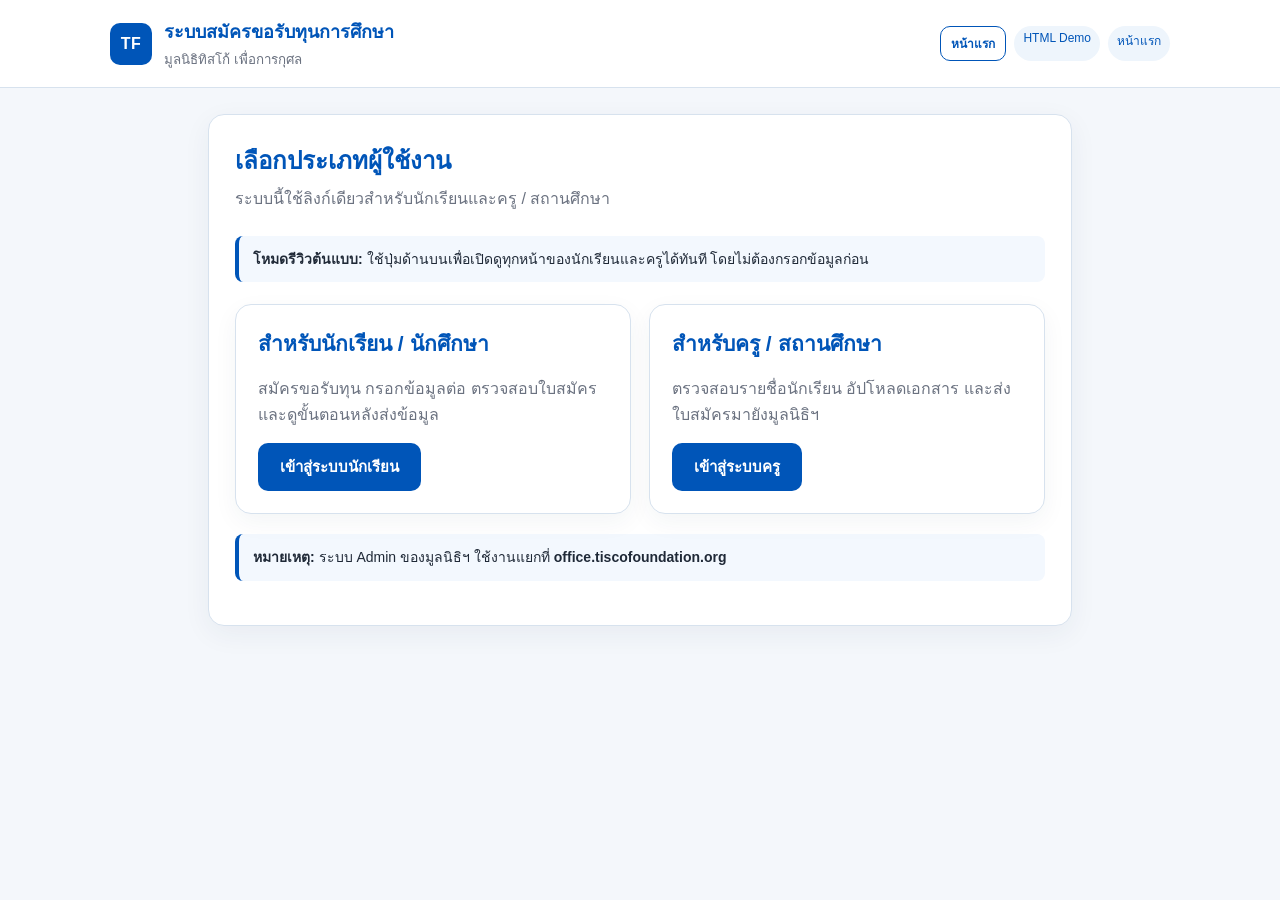
<file: TISCO_Scholarship_Student_Teacher_HTML_Demo_v28.html>
<!DOCTYPE html>
<html lang="th">
<head>
<meta charset="utf-8">
<meta name="viewport" content="width=device-width, initial-scale=1">
<title>TISCO Foundation Scholarship Prototype</title>
<style>
:root{
  --blue:#0055b8;
  --blue2:#0b6bd3;
  --light:#eef5fc;
  --line:#d7e2ee;
  --text:#1f2937;
  --muted:#6b7280;
  --danger:#b42318;
  --success:#147a46;
}
*{box-sizing:border-box}
body{
  margin:0;
  font-family:"Tahoma","Noto Sans Thai",Arial,sans-serif;
  background:#f4f7fb;
  color:var(--text);
}
.header{
  background:white;
  border-bottom:1px solid var(--line);
  position:sticky; top:0; z-index:5;
}
.header-inner{
  max-width:1100px; margin:auto; padding:16px 20px;
  display:flex; align-items:center; justify-content:space-between; gap:20px;
}
.brand{
  display:flex; align-items:center; gap:12px;
}
.logo{
  width:42px; height:42px; border-radius:10px;
  background:var(--blue); color:#fff; display:grid; place-items:center;
  font-weight:700; letter-spacing:.5px;
}
.brand h1{font-size:18px;margin:0;color:var(--blue)}
.brand small{display:block;color:var(--muted);margin-top:3px}
.stepbar{
  max-width:1100px; margin:auto; padding:12px 20px 16px;
  display:grid; grid-template-columns:repeat(4,1fr); gap:8px;
}
.step{
  text-align:center; padding:9px 8px; border-radius:10px; background:#f0f3f7;
  color:#657285; font-size:13px; border:1px solid transparent;
}
.step.active{background:var(--light);color:var(--blue);border-color:#b8d4f0;font-weight:700}
.step.done{background:#eef8f2;color:var(--success)}
main{max-width:900px;margin:26px auto 80px;padding:0 18px}
.card{
  background:white;border:1px solid var(--line);border-radius:16px;
  box-shadow:0 8px 28px rgba(27,57,84,.06);padding:26px;
}
.page{display:none}
.page.active{display:block}
.title{font-size:24px;color:var(--blue);margin:0 0 6px}
.subtitle{color:var(--muted);margin:0 0 24px;line-height:1.6}
.section-title{
  margin:28px 0 14px;padding-bottom:8px;border-bottom:2px solid var(--light);
  font-size:18px;color:#164e86;
}
.grid{display:grid;grid-template-columns:1fr 1fr;gap:16px}
.grid3{display:grid;grid-template-columns:repeat(3,1fr);gap:14px}
.field{margin-bottom:16px}
label{display:block;font-weight:700;margin-bottom:7px;font-size:14px}
.req{color:var(--danger)}
input,select,textarea{
  width:100%;border:1px solid #bfcada;border-radius:10px;padding:11px 12px;
  font-size:15px;background:#fff;outline:none;
}
input:focus,select:focus,textarea:focus{border-color:var(--blue2);box-shadow:0 0 0 3px rgba(0,85,184,.10)}
input[readonly]{background:#f6f8fa;color:#555}
textarea{min-height:140px;resize:vertical;line-height:1.6}
.help{font-size:12px;color:var(--muted);margin-top:6px;line-height:1.5}
.radio-row,.check-row{display:flex;flex-wrap:wrap;gap:10px 18px;margin-top:5px}
.radio-row label,.check-row label{font-weight:400;display:flex;align-items:center;gap:7px;margin:0}
.radio-row input,.check-row input{width:auto}
.info{
  background:#f3f8fe;border-left:4px solid var(--blue);padding:12px 14px;border-radius:8px;
  margin:12px 0 18px;line-height:1.6;font-size:14px
}
.warn{
  background:#fff7e8;border-left:4px solid #e9a100;padding:12px 14px;border-radius:8px;
  margin:12px 0 18px;line-height:1.6;font-size:14px
}
.hidden{display:none!important}
.actions{display:flex;justify-content:space-between;gap:12px;margin-top:28px}
button{
  border:0;border-radius:10px;padding:12px 22px;font-size:15px;font-weight:700;cursor:pointer
}
.btn-primary{background:var(--blue);color:white}
.btn-secondary{background:#edf1f5;color:#334155}
.btn-outline{background:white;border:1px solid var(--blue);color:var(--blue)}
.doc{
  border:1px dashed #9eb7cf;border-radius:12px;padding:14px;margin-bottom:10px;background:#fbfdff
}
.doc strong{display:block;margin-bottom:5px}
.pills{display:flex;gap:8px;flex-wrap:wrap;margin:10px 0}
.pill{background:var(--light);color:var(--blue);padding:5px 9px;border-radius:999px;font-size:12px}
.sibling{
  border:1px solid var(--line);border-radius:12px;padding:16px;margin-top:12px;background:#fcfdff
}
.mini-title{font-weight:700;color:#164e86;margin-bottom:12px}
.asset-grid{display:grid;grid-template-columns:repeat(3,minmax(0,1fr));gap:6px 8px}
.asset{
  border:1px solid var(--line);padding:6px 8px;border-radius:7px;display:flex;align-items:center;justify-content:space-between;gap:6px;
  min-height:36px;font-size:12.5px
}
.asset .left{display:flex;align-items:center;gap:5px}
.asset input[type=number]{width:54px;padding:5px 6px;font-size:12px}
.summary-box{border:1px solid var(--line);border-radius:12px;padding:18px;background:#fff;margin-top:18px}
.summary-row{display:grid;grid-template-columns:180px 1fr;gap:10px;padding:6px 0;border-bottom:1px solid #eef2f6}
.summary-row:last-child{border-bottom:0}
.summary-label{font-weight:700;color:#36516b}
@media(max-width:700px){.asset-grid{grid-template-columns:1fr}.summary-row{grid-template-columns:1fr}}
.footer-note{font-size:12px;color:var(--muted);margin-top:22px;text-align:center}
@media(max-width:700px){
  .header-inner{align-items:flex-start}
  .stepbar{grid-template-columns:1fr 1fr}
  .grid,.grid3,.asset-grid{grid-template-columns:1fr}
  .card{padding:18px}
  .title{font-size:21px}
}

.role-page{display:none}
.role-page.active{display:block}
.landing-grid{display:grid;grid-template-columns:1fr 1fr;gap:18px;margin-top:22px}
.role-card{border:1px solid var(--line);border-radius:16px;padding:22px;background:#fff;box-shadow:0 8px 24px rgba(27,57,84,.05)}
.role-card h3{margin:0 0 8px;color:var(--blue);font-size:21px}
.role-card p{color:var(--muted);line-height:1.6}
.teacher-table{width:100%;border-collapse:collapse;margin-top:14px}
.teacher-table th,.teacher-table td{border-bottom:1px solid var(--line);padding:10px 8px;text-align:left;font-size:13px;vertical-align:top}
.teacher-table th{background:#f7f9fc;color:#36516b}
.status-badge{display:inline-block;padding:4px 8px;border-radius:999px;font-size:11px;font-weight:700}
.status-wait{background:#fff3d6;color:#9a6700}
.status-ready{background:#e9f7ef;color:#147a46}
.status-sent{background:#eef5fc;color:#0055b8}
.teacher-header{display:flex;justify-content:space-between;gap:12px;align-items:flex-start;flex-wrap:wrap}
.teacher-stat-grid{display:grid;grid-template-columns:repeat(3,1fr);gap:10px;margin:16px 0}
.teacher-stat{background:#f7f9fc;border:1px solid var(--line);border-radius:12px;padding:14px}
.teacher-stat strong{display:block;font-size:22px;color:var(--blue)}
.file-slot{border:1px dashed #9eb7cf;border-radius:10px;padding:10px;margin:8px 0;background:#fbfdff}
@media(max-width:700px){
  .landing-grid{grid-template-columns:1fr}
  .teacher-stat-grid{grid-template-columns:1fr}
}


.teacher-filter{display:flex;gap:10px;flex-wrap:wrap;align-items:end;margin:14px 0}
.teacher-filter .field{margin:0;min-width:180px;flex:1}
.review-card{border:1px solid var(--line);border-radius:12px;padding:14px;background:#fbfdff;margin-bottom:14px}
.review-grid{display:grid;grid-template-columns:180px 1fr;gap:8px 12px;font-size:13px}
.review-grid div:nth-child(odd){font-weight:700;color:#36516b}
.teacher-comment-guide{background:#fff8e7;border-left:4px solid #e5a000;padding:12px 14px;border-radius:8px;margin:10px 0;font-size:13px;line-height:1.6}
.report-box{border:1px solid var(--line);border-radius:12px;padding:16px;margin-top:16px;background:#fff}
@media(max-width:700px){.review-grid{grid-template-columns:1fr}}


.scholarship-branch-box{
  border:2px solid #0055b8;
  border-radius:16px;
  padding:18px;
  margin:16px 0 20px;
  background:linear-gradient(180deg,#f5faff 0%,#ffffff 100%);
  box-shadow:0 6px 18px rgba(0,85,184,.08);
}
.scholarship-branch-box .branch-kicker{
  display:inline-block;
  background:#0055b8;
  color:#fff;
  border-radius:999px;
  padding:5px 10px;
  font-size:12px;
  font-weight:700;
  margin-bottom:10px;
}
.scholarship-branch-box .branch-question{
  font-size:16px;
  font-weight:800;
  color:#123a63;
  line-height:1.55;
  margin-bottom:12px;
}
.scholarship-choice-grid{
  display:grid;
  grid-template-columns:repeat(2,minmax(0,1fr));
  gap:12px;
}
.scholarship-choice{
  position:relative;
  display:flex;
  align-items:center;
  gap:10px;
  min-height:58px;
  padding:12px 14px;
  border:1.5px solid #c9d8e8;
  border-radius:12px;
  background:#fff;
  cursor:pointer;
  font-weight:700;
  transition:.15s ease;
}
.scholarship-choice:hover{border-color:#0055b8;background:#f7fbff}
.scholarship-choice:has(input:checked){
  border-color:#0055b8;
  background:#eaf4ff;
  box-shadow:0 0 0 2px rgba(0,85,184,.10);
}
.scholarship-choice input{width:18px;height:18px;accent-color:#0055b8}
.scholarship-branch-box .branch-help{
  margin-top:11px;
  padding-top:10px;
  border-top:1px dashed #c9d8e8;
  font-size:12px;
  color:#52667a;
}
@media(max-width:640px){.scholarship-choice-grid{grid-template-columns:1fr}}

</style>
</head>
<body>
<div class="header">
  <div class="header-inner">
    <div class="brand">
      <div class="logo">TF</div>
      <div>
        <h1>ระบบสมัครขอรับทุนการศึกษา</h1>
        <small>มูลนิธิทิสโก้ เพื่อการกุศล</small>
      </div>
    </div>
    <div class="pills">
      <button type="button" class="btn-outline" style="padding:7px 10px;font-size:12px" onclick="goLanding()">หน้าแรก</button>
      <span class="pill">HTML Demo</span>
      <span class="pill" id="currentRole">หน้าแรก</span>
    </div>
  </div>
<div id="studentStepbar" class="stepbar hidden" style="grid-template-columns:repeat(5,1fr)">
    <div class="step active" data-step="1">1 เริ่มสมัคร</div>
    <div class="step" data-step="2">2 ข้อมูลนักเรียน</div>
    <div class="step" data-step="3">3 ข้อมูลครอบครัว</div>
    <div class="step" data-step="4">4 เรื่องราวชีวิต</div>
    <div class="step" data-step="5">5 เอกสารและสรุป</div>
  </div>
</div>

<main id="landingPage" class="role-page active">
  <div class="card">
    <h2 class="title">เลือกประเภทผู้ใช้งาน</h2>
    <p class="subtitle">ระบบนี้ใช้ลิงก์เดียวสำหรับนักเรียนและครู / สถานศึกษา</p>
    <div class="info">
      <strong>โหมดรีวิวต้นแบบ:</strong> ใช้ปุ่มด้านบนเพื่อเปิดดูทุกหน้าของนักเรียนและครูได้ทันที
      โดยไม่ต้องกรอกข้อมูลก่อน
    </div>

    <div class="landing-grid">
      <div class="role-card">
        <h3>สำหรับนักเรียน / นักศึกษา</h3>
        <p>สมัครขอรับทุน กรอกข้อมูลต่อ ตรวจสอบใบสมัคร และดูขั้นตอนหลังส่งข้อมูล</p>
        <button type="button" class="btn-primary" onclick="enterStudent()">เข้าสู่ระบบนักเรียน</button>
      </div>

      <div class="role-card">
        <h3>สำหรับครู / สถานศึกษา</h3>
        <p>ตรวจสอบรายชื่อนักเรียน อัปโหลดเอกสาร และส่งใบสมัครมายังมูลนิธิฯ</p>
        <button type="button" class="btn-primary" onclick="showTeacherLogin()">เข้าสู่ระบบครู</button>
      </div>
    </div>

    <div class="info" style="margin-top:20px">
      <strong>หมายเหตุ:</strong> ระบบ Admin ของมูลนิธิฯ ใช้งานแยกที่
      <strong>office.tiscofoundation.org</strong>
    </div>
  </div>
</main>

<main id="studentApp" class="role-page">

<form id="appForm">
<div class="card">

<section class="page active" data-page="1">
  <h2 class="title">เริ่มสมัครขอรับทุนการศึกษา</h2>
  <p class="subtitle">กรอกข้อมูลเพื่อเข้าสู่ใบสมัคร ระบบจะตรวจสอบประเภททุนให้อัตโนมัติ</p>
  <div class="info">
    <strong>โหมดรีวิวต้นแบบ:</strong> ขณะนี้สามารถเปิดดูหน้า 1–4 ได้โดยไม่ต้องกรอกข้อมูลครบ
    เพื่อใช้ตรวจหน้าจอและลำดับคำถามก่อนเปิด Validation ในเวอร์ชัน Final
  </div>

  <div class="info">
    รอบรับสมัครจำลอง: <strong>ปีการศึกษา 2570</strong><br>
    คำตอบเรื่องการได้รับทุน <strong>ปีการศึกษา 2569</strong> ใช้แยก “ทุนใหม่ / ทุนต่อเนื่อง”
    ตามข้อมูลที่ผู้สมัครระบุ
  </div>

  <div class="scholarship-branch-box">
    <div class="branch-kicker">ข้อมูลสำคัญสำหรับเลือกประเภทใบสมัคร</div>
    <div class="branch-question">
      ได้รับทุนการศึกษาจากมูลนิธิทิสโก้ เพื่อการกุศล ในปีการศึกษา 2569 หรือไม่ <span class="req">*</span>
    </div>
    <div class="scholarship-choice-grid">
      <label class="scholarship-choice">
        <input type="radio" name="received2569" value="yes" onchange="setScholarTypeFromAnswer()">
        <span>ได้รับทุน</span>
      </label>
      <label class="scholarship-choice">
        <input type="radio" name="received2569" value="no" onchange="setScholarTypeFromAnswer()">
        <span>ไม่ได้รับทุน</span>
      </label>
    </div>
    <div class="branch-help">
      ระบบจะใช้คำตอบนี้เพื่อแสดงแบบฟอร์ม <strong>ทุนต่อเนื่อง</strong> หรือ <strong>ทุนใหม่</strong> ให้ถูกต้อง
    </div>
  </div>

  <div class="field">
    <label>เลขประจำตัวประชาชน 13 หลัก <span class="req">*</span></label>
    <input id="citizenId" maxlength="17" placeholder="1-2345-67890-12-3">
    <div class="help">กรอกเฉพาะผู้มีเลขประจำตัวประชาชน 13 หลัก ระบบจะตรวจรูปแบบให้อัตโนมัติ</div>
  </div>

  <div class="field">
    <label>วันเดือนปีเกิด <span class="req">*</span></label>
    <input id="birthDate" inputmode="numeric" maxlength="10" placeholder="เช่น 12/12/2553">
  </div>

  <div class="field">
    <label>หมายเลขโทรศัพท์ <span class="req">*</span></label>
    <input id="securityPhone" inputmode="numeric" maxlength="10" placeholder="เช่น 0812345678">
    <div class="help">
      ใช้เป็นข้อมูลสำหรับยืนยันตัวผู้สมัครร่วมกับเลขประจำตัวประชาชนและวันเดือนปีเกิด
      <strong>ไม่มีการส่ง OTP</strong><br>
      หากกรอกข้อมูลยืนยันผิดครบ 10 ครั้ง ระบบสามารถรีเซ็ตใบสมัครฉบับร่างและให้เริ่มกรอกใหม่ได้
    </div>
  </div>

  <div class="info">
    เพื่อความปลอดภัย เมื่อกลับมาแก้ไขใบสมัคร ระบบจะตรวจสอบ
    <strong>เลขประจำตัวประชาชน + วันเดือนปีเกิด + หมายเลขโทรศัพท์ 10 หลัก</strong>
    ให้ตรงกับข้อมูลที่บันทึกไว้
  </div>
  <div class="info">
    <strong>บันทึกร่างอัตโนมัติ:</strong> ระบบจริงควรบันทึกข้อมูลระหว่างกรอกเป็นระยะ
    เพื่อให้ผู้สมัครกลับมากรอกต่อได้หากอินเทอร์เน็ตหลุดหรือปิดหน้าเว็บ
  </div>

  <div class="warn hidden" id="typeResult"></div>

  <div class="actions">
    <span></span>
    <button type="button" class="btn-primary" onclick="reviewOrCheckApplicant()">ดำเนินการต่อ</button>
  </div>
</section>

<section class="page" data-page="2">
  <h2 class="title">ข้อมูลนักเรียนและการศึกษา</h2>
  <p class="subtitle">กรุณาตรวจสอบและกรอกข้อมูลปัจจุบันให้ครบถ้วน</p>

  <div class="grid">
    <div class="field">
      <label>ชื่อ <span class="req">*</span></label>
      <input id="firstName" placeholder="กรอกชื่อให้ตรงกับบัตรประจำตัวประชาชน" onblur="warnNameAccuracy()">
      <div class="help">กรอกเฉพาะชื่อ โดยไม่ต้องระบุคำนำหน้าชื่อ</div>
    </div>
    <div class="field">
      <label>นามสกุล <span class="req">*</span></label>
      <input id="lastName" placeholder="กรอกนามสกุลให้ตรงกับบัตรประจำตัวประชาชน" onblur="warnNameAccuracy()">
    </div>
  </div>

  <div style="background:#fff1f1;border:2px solid #d92d20;color:#b42318;padding:12px 14px;border-radius:10px;margin:12px 0;font-weight:600">
    <strong>⚠ กรุณาตรวจสอบชื่อ–นามสกุลให้ตรงกับบัตรประจำตัวประชาชน</strong><br>
    หากข้อมูลไม่ถูกต้อง มีผลต่อการรับทุน และอาจต้องสละสิทธิ์การได้รับทุน
  </div>

  <div class="grid3">
    <div class="field">
      <label>เพศ <span class="req">*</span></label>
      <select><option value="">กรุณาเลือก</option><option>ชาย</option><option>หญิง</option></select>
    </div>
    <div class="field">
      <label>เลขประจำตัวประชาชน</label>
      <input id="citizenIdReadonly" readonly>
    </div>
    <div class="field">
      <label>วันเดือนปีเกิด</label>
      <input id="birthDateReadonly" readonly>
    </div>
  </div>

  <div class="grid">
    <div class="field">
      <label>อายุ</label>
      <input id="age" readonly value="ระบบจะคำนวณ ณ วันที่ส่งใบสมัคร">
    </div>
    <div class="field">
      <label>หมายเลขโทรศัพท์</label>
      <input id="securityPhoneReadonly" readonly>
      <div class="help">ดึงจากหน้าแรก และไม่ให้แก้ไขในหน้านี้</div>
    </div>
  </div>

  <h3 class="section-title">ที่อยู่</h3>
  <div class="field">
    <label>ที่อยู่ตามภูมิลำเนา <span class="req">*</span></label>
    <textarea id="homeAddress" style="min-height:90px" placeholder="บ้านเลขที่ หมู่ ถนน ตำบล/แขวง อำเภอ/เขต จังหวัด รหัสไปรษณีย์"></textarea>
  </div>
  <div class="field">
    <label>ที่อยู่ปัจจุบัน <span class="req">*</span></label>
    <textarea id="currentAddress" style="min-height:90px" placeholder="ที่อยู่ที่พักอาศัยอยู่จริงในปัจจุบัน เช่น หอพัก บ้านญาติ หรือบ้านที่อยู่ระหว่างเรียน"></textarea>
    <div class="check-row"><label><input type="checkbox" id="sameAddress" onchange="copyAddress()"> เหมือนกับที่อยู่ตามภูมิลำเนา</label></div>
  </div>

  <h3 class="section-title">ข้อมูลการศึกษา</h3>
  <div class="info"><strong>สถานศึกษาปัจจุบัน</strong><br>เลือกภาค → จังหวัด → อำเภอ / เขต → ชื่อสถานศึกษา</div>

  <div class="grid">
    <div class="field">
      <label>ภาคของสถานศึกษา <span class="req">*</span></label>
      <select id="schoolRegion" onchange="loadProvincesByRegion()">
        <option value="">กรุณาเลือกภาค</option>
        <option value="bkkmetro">กรุงเทพฯและปริมณฑล</option>
        <option value="north">ภาคเหนือ</option>
        <option value="central">ภาคกลาง</option>
        <option value="northeast">ภาคตะวันออกเฉียงเหนือ</option>
        <option value="east">ภาคตะวันออก</option>
        <option value="west">ภาคตะวันตก</option>
        <option value="south">ภาคใต้</option>
      </select>
    </div>
    <div class="field">
      <label>จังหวัดของสถานศึกษา <span class="req">*</span></label>
      <select id="schoolProvince" onchange="loadDistricts()" disabled>
        <option value="">กรุณาเลือกภาคก่อน</option>
      </select>
    </div>
  </div>

  <div class="grid">
    <div class="field">
      <label>อำเภอ / เขต <span class="req">*</span></label>
      <select id="schoolDistrict" onchange="loadSchools()" disabled>
        <option value="">กรุณาเลือกอำเภอ / เขต</option>
      </select>
    </div>
    <div class="field">
      <label>ชื่อสถานศึกษา <span class="req">*</span></label>
      <select id="schoolName" disabled>
        <option value="">กรุณาเลือกสถานศึกษา</option>
      </select>
      <div class="help" id="schoolAreaHelp">เลือกพื้นที่ตามลำดับ ภาค → จังหวัด → อำเภอ/เขต ส่วนรายชื่อสถานศึกษาจะแสดงเฉพาะโรงเรียน/วิทยาลัย/มหาวิทยาลัยที่มีอยู่ในระบบ</div>
    </div>
  </div>

  <div class="info">
    <strong>แนวทางระบบจริง:</strong> สถานศึกษาแต่ละแห่งควรมี <b>SchoolID</b> กลางเพียงหนึ่งรหัส
    เพื่อใช้เชื่อมข้อมูลนักเรียน บัญชีผู้ใช้ของครู และสิทธิ์การมองเห็นข้อมูลของสถานศึกษาเดียวกัน
  </div>

  <div class="grid">
    <div class="field">
      <label>ช่วงชั้นที่กำลังศึกษา <span class="req">*</span></label>
      <select id="educationGroup" onchange="loadCurrentClasses()">
        <option value="">กรุณาเลือกช่วงชั้น</option>
        <option value="primary">ประถมศึกษา</option>
        <option value="lowersec">มัธยมศึกษาตอนต้น</option>
        <option value="uppersec">มัธยมศึกษาตอนปลาย</option>
        <option value="voc">ประกาศนียบัตรวิชาชีพ (ปวช.)</option>
        <option value="highvoc">ประกาศนียบัตรวิชาชีพชั้นสูง (ปวส.)</option>
        <option value="bachelor">ปริญญาตรี</option>
      </select>
      <div class="help">เลือกช่วงชั้นก่อน เพื่อลดความผิดพลาดในการเลือกระดับชั้น</div>
    </div>
    <div class="field">
      <label>ระดับชั้นปัจจุบัน <span class="req">*</span></label>
      <select id="currentClass" onchange="autoNextClass()" disabled>
        <option value="">กรุณาเลือกช่วงชั้นก่อน</option>
      </select>
    </div>
  </div>



  <div class="field hidden" id="facultyField">
    <label>คณะ / สาขาวิชา <span class="req">*</span></label>
    <input placeholder="กรุณาระบุคณะ / สาขาวิชา">
    <div class="help">แสดงเฉพาะผู้ที่กำลังศึกษา ปวช. / ปวส. / ปริญญาตรี</div>
  </div>

  <div class="field hidden" id="pvsTypeField">
    <label>ประเภทวิชา <span class="req">*</span></label>
    <select id="pvsType">
      <option value="">กรุณาเลือก</option>
      <option value="industry">อุตสาหกรรม</option>
      <option value="business">บริหารธุรกิจ</option>
      <option value="other">อื่น ๆ</option>
    </select>
    <div class="help">แสดงเฉพาะระดับ ปวส. โดยใช้คำเรียก “ประเภทวิชา” ตามหลักสูตรอาชีวศึกษา</div>
  </div>

  <div class="field hidden" id="studyModeField">
    <label>รูปแบบการเรียนปัจจุบัน <span class="req">*</span></label>
    <select id="studyMode" onchange="toggleOtherStudyMode()">
      <option value="">กรุณาเลือก</option>
      <option value="regular">ภาคปกติ</option>
      <option value="special">ภาคพิเศษ (เรียนวันเสาร์–อาทิตย์ / ภาคค่ำ)</option>
      <option value="dual">ทวิภาคี (เรียนและฝึกงานตามหลักสูตร)</option>
      <option value="other">อื่น ๆ</option>
    </select>
    <div class="help">หมายถึงรูปแบบการเรียนของระดับชั้นที่กำลังศึกษาอยู่ในปัจจุบัน</div>
  </div>

  <div class="field hidden" id="otherStudyModeField">
    <label>กรุณาระบุรูปแบบการเรียน</label>
    <input id="otherStudyMode" placeholder="โปรดระบุ">
  </div>

  <div class="field hidden" id="programYearsField">
    <label>หลักสูตรที่กำลังศึกษาเป็นหลักสูตรกี่ปี <span class="req">*</span></label>
    <select><option value="">กรุณาเลือก</option><option>4 ปี</option><option>5 ปี</option><option>6 ปี</option></select>
  </div>

  <h3 class="section-title">สถานศึกษาในปีถัดไป</h3>
  <div class="field">
    <label>ระดับชั้นปีถัดไป <span class="req">*</span></label>
    <select id="nextClass">
      <option value="">กรุณาเลือกระดับชั้นปัจจุบันก่อน</option>
    </select>
    <div class="help">ระบบคำนวณให้ในกรณีทั่วไปและเด็กแก้ไขได้ ส่วน ม.3 / ม.6 / ปวช.3 / ปวส.2 จะให้เด็กเลือกเส้นทางการศึกษาปีถัดไปเอง</div>
  </div>
  <div class="warn">
    <strong>คำถามสำคัญ:</strong> คำตอบข้อนี้ใช้แยกขั้นตอนการพิจารณาทุนและการส่งหลักฐานย้ายสถานศึกษา
  </div>
  <div class="radio-row">
    <label><input type="radio" name="schoolNext" value="same"> เรียนต่อสถานศึกษาเดิม</label>
    <label><input type="radio" name="schoolNext" value="transfer"> ย้ายสถานศึกษา</label>
  </div>
  <div class="help">หากยังไม่แน่ใจ ให้เลือก “ย้ายสถานศึกษา” ระบบจะไม่ถามชื่อสถานศึกษาใหม่ในขั้นตอนนี้</div>

  <h3 class="section-title">กยศ. / กรอ. และทุนจากหน่วยงานอื่น</h3>
  <div class="field">
    <label>ปัจจุบันได้รับเงินกู้ กยศ. หรือ กรอ. หรือไม่</label>
    <div class="radio-row">
      <label><input type="radio" name="loan" value="no" onchange="toggleLoan()"> ไม่ได้รับ</label>
      <label><input type="radio" name="loan" value="yes" onchange="toggleLoan()"> ได้รับ / กู้ยืม</label>
    </div>
<div id="loanEligibilityNote" class="info hidden" style="margin-top:8px"></div>
  </div>
  <div id="loanDetail" class="grid hidden">
    <div class="field"><label>จำนวนเงินที่ได้รับ</label><input type="number" placeholder="บาท"></div>
    <div class="field"><label>ได้รับเป็น</label><select><option>ต่อภาคเรียน</option><option>ต่อปี</option></select></div>
  </div>

  <div class="field">
    <label>ปัจจุบันได้รับทุนการศึกษาต่อเนื่องจากหน่วยงานอื่นหรือไม่</label>
    <div class="radio-row">
      <label><input type="radio" name="otherScholar" value="no" onchange="toggleOtherScholar()"> ไม่ได้รับ</label>
      <label><input type="radio" name="otherScholar" value="yes" onchange="toggleOtherScholar()"> ได้รับ</label>
    </div>
  </div>
  <div id="otherScholarDetail" class="grid hidden">
    <div class="field"><label>ชื่อหน่วยงาน</label><input></div>
    <div class="field"><label>จำนวนเงิน</label><input type="number" placeholder="บาท"></div>
    <div class="field"><label>ได้รับเป็น</label><select><option>ต่อภาคเรียน</option><option>ต่อปี</option></select></div>
  </div>

  <div class="actions">
    <button type="button" class="btn-secondary" onclick="goPage(1)">ย้อนกลับ</button>
    <button type="button" class="btn-primary" id="page2NextBtn" onclick="goPage(3)">ถัดไป</button>
  </div>
</section>

<section class="page" data-page="3">
  <h2 class="title">ข้อมูลครอบครัว</h2>
  <p class="subtitle">ระบบจะแสดงคำถามเพิ่มเติมเฉพาะส่วนที่เกี่ยวข้องกับข้อมูลของครอบครัว</p>

  <h3 class="section-title">ข้อมูลบิดา</h3>
  <div class="field">
    <label>สถานะของบิดา <span class="req">*</span></label>
    <select id="fatherStatus" onchange="toggleParent('father')">
      <option value="">กรุณาเลือก</option>
      <option value="alive">มีชีวิตอยู่</option>
      <option value="dead">เสียชีวิต</option>
      <option value="contact">ขาดการติดต่อ / ไม่สามารถติดต่อได้</option>
      <option value="prison">ถูกจำคุก</option>
      <option value="monk">บวช</option>
    </select>
  </div>
  <div id="fatherDetail">
    <div class="grid3">
      <div class="field"><label>ชื่อ–นามสกุลบิดา</label><input></div>
      <div class="field"><label>อายุ</label><input type="number" placeholder="ปี"></div>
      <div class="field"><label>อาชีพ</label><input></div>
    </div>
    <div class="check-row"><label><input type="checkbox"> บิดาไม่สามารถประกอบอาชีพได้</label></div>
    <div class="field">
      <label>ลักษณะรายได้</label>
      <select onchange="parentIncome(this,'fatherIncome')">
        <option value="">กรุณาเลือก</option><option value="none">ไม่มีรายได้</option>
        <option value="daily">รับค่าจ้างเป็นรายวัน</option><option value="salary">รับเงินเดือนประจำ</option>
        <option value="other">รายได้ไม่แน่นอน / อื่น ๆ</option>
      </select>
    </div>
    <div id="fatherIncome"></div>
  </div>

  <h3 class="section-title">ข้อมูลมารดา</h3>
  <div class="field">
    <label>สถานะของมารดา <span class="req">*</span></label>
    <select id="motherStatus" onchange="toggleParent('mother')">
      <option value="">กรุณาเลือก</option>
      <option value="alive">มีชีวิตอยู่</option>
      <option value="dead">เสียชีวิต</option>
      <option value="contact">ขาดการติดต่อ / ไม่สามารถติดต่อได้</option>
      <option value="prison">ถูกจำคุก</option>
    </select>
  </div>
  <div id="motherDetail">
    <div class="grid3">
      <div class="field"><label>ชื่อ–นามสกุลมารดา</label><input></div>
      <div class="field"><label>อายุ</label><input type="number" placeholder="ปี"></div>
      <div class="field"><label>อาชีพ</label><input></div>
    </div>
    <div class="check-row"><label><input type="checkbox"> มารดาไม่สามารถประกอบอาชีพได้</label></div>
    <div class="field">
      <label>ลักษณะรายได้</label>
      <select onchange="parentIncome(this,'motherIncome')">
        <option value="">กรุณาเลือก</option><option value="none">ไม่มีรายได้</option>
        <option value="daily">รับค่าจ้างเป็นรายวัน</option><option value="salary">รับเงินเดือนประจำ</option>
        <option value="other">รายได้ไม่แน่นอน / อื่น ๆ</option>
      </select>
    </div>
    <div id="motherIncome"></div>
  </div>

  <h3 class="section-title">สถานภาพครอบครัว</h3>
  <div class="check-row">
    <label><input type="checkbox"> บิดามารดาอยู่ด้วยกัน</label>
    <label><input type="checkbox"> บิดามารดาอยู่คนละที่ แต่ไม่ได้หย่าร้างหรือเลิกรากัน</label>
    <label><input type="checkbox"> บิดามารดาแยกทาง / เลิกรากัน</label>
    <label><input type="checkbox"> บิดามารดาหย่าร้างกัน</label>
    <label><input type="checkbox"> บิดามีครอบครัวใหม่</label>
    <label><input type="checkbox"> มารดามีครอบครัวใหม่</label>
  </div>

  <h3 class="section-title">ข้อมูลพี่น้อง</h3>
  <div class="field">
    <label>ผู้สมัครมีพี่น้องทั้งหมดกี่คน (ไม่รวมตัวผู้สมัคร)</label>
    <input id="sibCount" type="number" min="0" max="10" value="0" onchange="buildSiblings()">
    <div class="help">รวมพี่น้องร่วมบิดามารดา พี่น้องต่างบิดา และพี่น้องต่างมารดา</div>
  </div>
  <div id="siblingsWrap"></div>

  <h3 class="section-title">ที่อยู่อาศัยและที่ดินทำการเกษตร</h3>
  <div class="grid">
    <div class="field">
      <label>บ้านที่นักเรียนอาศัยอยู่ในปัจจุบันเป็นแบบใด</label>
      <select>
        <option value="">กรุณาเลือก</option>
        <option>บ้านของครอบครัว</option>
        <option>บ้านเช่า</option>
        <option>ห้องเช่า / หอพัก</option>
        <option>อาศัยอยู่กับญาติหรือผู้อื่น</option>
        <option>บ้านพักที่นายจ้างหรือที่ทำงานจัดให้</option>
        <option>บ้านพักของทางราชการ</option>
        <option>อื่น ๆ</option>
      </select>
    </div>
    <div class="field"><label>ค่าเช่า / ค่างวดผ่อน (ถ้ามี)</label><input type="number" placeholder="จ่ายประมาณ บาท / เดือน"><div class="help">กรอกเฉพาะกรณีที่มีค่าเช่าหรือยังผ่อนที่อยู่อาศัยอยู่</div></div>
  </div>

  <div class="grid">
    <div class="field">
      <label>มีที่ดินของตนเองสำหรับทำการเกษตรหรือไม่</label>
      <div class="radio-row"><label><input type="radio" name="ownLand"> ไม่มี</label><label><input type="radio" name="ownLand"> มี</label></div>
      <div class="grid"><input type="number" placeholder="ไร่"><input type="number" placeholder="งาน"></div>
    </div>
    <div class="field">
      <label>เช่าที่ดินเพื่อทำการเกษตรหรือไม่</label>
      <div class="radio-row"><label><input type="radio" name="rentLand"> ไม่เช่า</label><label><input type="radio" name="rentLand"> เช่า</label></div>
      <div class="grid"><input type="number" placeholder="ไร่"><input type="number" placeholder="งาน"></div>
      <input type="number" placeholder="ค่าเช่าประมาณ บาท / ปี" style="margin-top:8px">
    </div>
  </div>

  <h3 class="section-title">ครอบครัวมีสิ่งของต่อไปนี้หรือไม่</h3>
  <div class="asset-grid">
    <div class="asset"><div class="left"><input type="checkbox"> เครื่องซักผ้า</div></div>
    <div class="asset"><div class="left"><input type="checkbox"> คอมพิวเตอร์ / โน้ตบุ๊ก</div></div>
    <div class="asset"><div class="left"><input type="checkbox"> เครื่องปรับอากาศ</div></div>
    <div class="asset"><div class="left"><input type="checkbox"> รถจักรยานยนต์</div><input type="number" min="0" placeholder="คัน"></div>
    <div class="asset"><div class="left"><input type="checkbox"> รถเก๋ง / รถยนต์นั่งส่วนบุคคล</div><input type="number" min="0" placeholder="คัน"></div>
    <div class="asset"><div class="left"><input type="checkbox"> รถกระบะ</div><input type="number" min="0" placeholder="คัน"></div>
    <div class="asset"><div class="left"><input type="checkbox"> รถเพื่อการเกษตร</div><input type="number" min="0" placeholder="คัน"></div>
    <div class="asset"><div class="left"><input type="checkbox" id="noneAsset" onchange="noneAssetChanged()"> ไม่มีสิ่งของตามรายการข้างต้น</div></div>
  </div>

  <div class="actions">
    <button type="button" class="btn-secondary" onclick="goPage(2)">ย้อนกลับ</button>
    <button type="button" class="btn-primary" onclick="goPage(4)">ถัดไป</button>
  </div>
</section>

<section class="page" data-page="4">
  <h2 class="title">เรื่องราวชีวิตและเอกสารประกอบ</h2>
  <p class="subtitle">กรุณาเล่าเรื่องราวตามจริง และแนบเอกสารให้ครบตามประเภททุนของผู้สมัคร</p>

  <div class="field">
    <label>1. ครอบครัวและอาชีพของผู้ปกครอง <span class="req">*</span></label>
    <div class="help">พ่อและแม่ของนักเรียนมีสถานะอย่างไร (เช่น อยู่ด้วยกัน แยกกันอยู่ หรือมีผู้ปกครองคนอื่นดูแล) พ่อและแม่ทำงานอะไร มีรายได้ประมาณเท่าใดต่อเดือน ปัจจุบันนักเรียนอาศัยอยู่กับใครบ้าง และสมาชิกแต่ละคนในบ้านทำอาชีพอะไร มีรายได้โดยประมาณเท่าใดต่อเดือน</div>
    <textarea placeholder="เขียนเล่าเกี่ยวกับครอบครัวและอาชีพของผู้ปกครอง"></textarea>
  </div>

  <div class="field">
    <label>2. พี่น้องในครอบครัว <span class="req">*</span></label>
    <div class="help">จำนวนพี่น้อง เด็ก หรือญาติที่อาศัยอยู่บ้านเดียวกัน และใครเป็นผู้ออกเงินเลี้ยงดู</div>
    <textarea placeholder="เขียนเล่าเกี่ยวกับพี่น้องและสมาชิกที่อาศัยอยู่ในบ้าน"></textarea>
  </div>

  <div class="field">
    <label>3. การเดินทางและค่าใช้จ่ายมาโรงเรียน <span class="req">*</span></label>
    <div class="help">นักเรียนเดินทางมาโรงเรียนด้วยวิธีใด (เช่น เดิน จักรยาน รถจักรยานยนต์ รถโดยสาร ฯลฯ) ใช้เวลาเดินทางประมาณเท่าใด มีค่าใช้จ่ายในการเดินทางเท่าใดต่อวันหรือต่อเดือน และได้รับเงินไปโรงเรียนวันละเท่าใด</div>
    <textarea placeholder="เขียนเล่าเกี่ยวกับการเดินทางและค่าใช้จ่ายมาโรงเรียน"></textarea>
  </div>

  <div class="field">
    <label>4. ลักษณะบ้านและที่อยู่อาศัย <span class="req">*</span></label>
    <div class="help">บ้านหรือที่พักอาศัยเป็นของใคร มีลักษณะอย่างไร และมีส่วนใดที่ชำรุดหรือจำเป็นต้องซ่อมแซมหรือไม่</div>
    <textarea placeholder="เขียนเล่าเกี่ยวกับบ้านและที่อยู่อาศัย"></textarea>
  </div>

  <div class="field">
    <label>5. ค่าใช้จ่ายของครอบครัว / ภาระหนี้สินของครอบครัว <span class="req">*</span></label>
    <div class="help">ครอบครัวของนักเรียนมีค่าใช้จ่ายเกี่ยวกับเรื่องใดบ้าง จำนวนเท่าใด เช่น ค่าเช่าบ้าน ค่าน้ำ ค่าไฟ ค่ากินอยู่ หรือค่าใช้จ่ายในการดูแลสุขภาพของคนในครอบครัว หากมีการยืมหรือกู้เงินมาใช้จ่ายสำหรับชีวิตประจำวัน โปรดระบุเพิ่มเติมด้วย</div>
    <textarea placeholder="เขียนเล่าเกี่ยวกับค่าใช้จ่ายและภาระหนี้สินของครอบครัว"></textarea>
  </div>

  <div class="field">
    <label>6. เรื่องอื่น ๆ ที่อยากบอกเล่าให้มูลนิธิฯ ทราบ</label>
    <textarea placeholder="หากมีเรื่องอื่นที่ต้องการให้มูลนิธิฯ ทราบ สามารถเขียนเพิ่มเติมได้"></textarea>
  </div>

  <div class="check-row" style="margin-top:18px">
    <label><input type="checkbox" id="confirmBeforeSubmit"> ข้าพเจ้าขอยืนยันว่าข้อมูลที่กรอกเป็นความจริงและถูกต้องตามที่ทราบ</label>
  </div>

  <div class="check-row" style="margin-top:10px">
    <label>
      <input type="checkbox" id="pdpaAcknowledged">
      ข้าพเจ้าได้รับทราบประกาศความเป็นส่วนตัว (Privacy Notice) ของมูลนิธิทิสโก้ เพื่อการกุศลแล้ว
    </label>
  </div>
  <div class="help" style="margin-top:6px">
    <a href="https://tiscofoundation.org/wp-content/uploads/pdpa_privacy_notice_tiscof.pdf" target="_blank" rel="noopener noreferrer">
      อ่านประกาศความเป็นส่วนตัว (Privacy Notice)
    </a>
  </div>

  <div class="actions">
    <button type="button" class="btn-secondary" onclick="goPage(3)">ย้อนกลับ</button>
    <button type="button" class="btn-primary" onclick="submitFromPage4()">ส่งใบสมัคร</button>
  </div>
</section>

<section class="page" data-page="5">
  <h2 class="title">ส่งใบสมัครเรียบร้อยแล้ว</h2>
  <p class="subtitle">เอกสารที่ต้องดำเนินการต่อและใบสมัครสรุปสำหรับเก็บไว้เป็นหลักฐาน</p>
  <div class="info">
    <strong>สถานะหลังส่ง:</strong> เมื่อผู้สมัครกดส่งแล้ว ข้อมูลจะถูกล็อกไม่ให้แก้ไขเอง
    หากจำเป็นต้องแก้ไข ให้ครูผู้ดูแลทุนหรือเจ้าหน้าที่เป็นผู้เปิดสิทธิ์ให้แก้ไข
  </div>

  <div id="teacherContactNotice" class="info">
    <strong>ขั้นตอนต่อไป กรุณาติดต่อครูผู้ดูแลทุนของสถานศึกษา</strong><br>
    เพื่อแจ้งว่ากรอกข้อมูลเรียบร้อยแล้ว และนำเอกสารประกอบการสมัครไปส่งให้ครู
    <div id="teacherContactName" style="margin-top:8px"><strong>ครูผู้ดูแลทุน:</strong> ระบบจะแสดงชื่อจากฐานข้อมูลสถานศึกษา</div>
  </div>

  <div id="teacherDocNotice" class="info">
    <strong>เอกสารที่นักเรียนควรเตรียมส่งให้ครู</strong>
    <div id="teacherDocList" class="help" style="font-size:13px;color:#334155;margin-top:6px"></div>
  </div>

  <div id="bachelorUploadArea" class="hidden">
    <div class="info">
      <strong>สำหรับระดับปริญญาตรี</strong><br>
      นักศึกษาอัปโหลดเอกสารด้วยตนเอง เมื่อกรอกข้อมูลและแนบเอกสารครบแล้ว
      ใบสมัครจะถูกส่งมายังมูลนิธิฯ โดยตรง
    </div>
    <div class="info" id="docTypeText">ระบบจะแสดงรายการเอกสารตามประเภททุน</div>
    <div id="docsWrap"></div>
  </div>

  <h3 class="section-title">สรุปใบสมัคร</h3>
  <div class="info">
    ระบบจะสร้างใบสมัครสรุป <strong>1 หน้า A4</strong> ในรูปแบบเดียวกันทุกคน
    เพื่อพิมพ์หรือบันทึกเป็น PDF เก็บไว้เป็นหลักฐาน โดยไม่ต้องส่งฉบับพิมพ์มายังมูลนิธิฯ
  </div>
  <button type="button" class="btn-outline" onclick="buildApplicationSummary()">ดูตัวอย่างใบสมัคร 1 หน้า</button>
  <button type="button" class="btn-outline" onclick="printApplicationSummary()">พิมพ์ / บันทึกเป็น PDF</button>
  <div id="applicationSummary" class="summary-box hidden"></div>

  <div class="actions">
    <button type="button" class="btn-secondary" onclick="goPage(4)">กลับไปดูข้อมูล</button>
  </div>
</section>

</div>
</form>
<div class="footer-note">ต้นแบบเพื่อทบทวน UX และ Requirement เท่านั้น — ยังไม่เชื่อมต่อฐานข้อมูลจริง</div>

</main>

<main id="teacherLoginPage" class="role-page">
  <div class="card">
    <div class="teacher-header">
      <div>
        <h2 class="title">เข้าสู่ระบบครู / สถานศึกษา</h2>
        <p class="subtitle">1 โรงเรียน = 1 Username สำหรับผู้ดูแลทุนของสถานศึกษา</p>
      </div>
      <button type="button" class="btn-secondary" onclick="goLanding()">กลับหน้าแรก</button>
    </div>

    <div class="field">
      <label>Username <span class="req">*</span></label>
      <input id="teacherUsername" placeholder="เช่น PRE0001">
    </div>

    <div class="field">
      <label>Password <span class="req">*</span></label>
      <input id="teacherPassword" type="password" placeholder="รหัสผ่าน">
    </div>

    <div class="info">
      Username จะผูกกับ <strong>SchoolID</strong> ของสถานศึกษาโดยตรง
      เพื่อให้บัญชีนี้เห็นเฉพาะนักเรียนของโรงเรียนตนเอง
    </div>

    <div class="actions">
      <span></span>
      <button type="button" class="btn-primary" onclick="teacherLogin()">เข้าสู่ระบบ</button>
    </div>
  </div>
</main>

<main id="teacherDashboard" class="role-page">
  <div class="card">
    <div class="teacher-header">
      <div>
        <h2 class="title">ระบบครู / สถานศึกษา</h2>
        <p class="subtitle">โรงเรียนพิริยาลัยจังหวัดแพร่</p>
        <div style="font-size:13px;line-height:1.7;color:#475467">
          <strong>ครูผู้ดูแลทุน:</strong> นางสาวสมฤดี ใจดี<br>
          โทร. 08X-XXX-XXXX &nbsp; | &nbsp; อีเมล scholarship@school.ac.th
        </div>
      </div>
      <button type="button" class="btn-outline" onclick="goLanding()">ออกจากระบบ</button>
    </div>

    <div class="info">
      <strong>บัญชีผู้ดูแลทุนของโรงเรียน</strong><br>
      โรงเรียนนี้ใช้ Username เดียวสำหรับตรวจสอบนักเรียนและส่งเอกสารมายังมูลนิธิฯ
    </div>

    <div class="teacher-stat-grid">
      <div class="teacher-stat"><span>กำลังกรอกใบสมัคร</span><strong>2</strong></div>
      <div class="teacher-stat"><span>รอครูดำเนินการ</span><strong>3</strong></div>
      <div class="teacher-stat"><span>ส่งมูลนิธิฯ แล้ว</span><strong>5</strong></div>
    </div>

    <h3 class="section-title">รายชื่อนักเรียนของสถานศึกษา</h3>

    <div class="teacher-filter">
      <div class="field">
        <label>กรองตามสถานะ</label>
        <select id="teacherStatusFilter" onchange="filterTeacherRows()">
          <option value="all">ทั้งหมด</option>
          <option value="draft">กำลังกรอกใบสมัคร</option>
          <option value="waiting">รอครูดำเนินการ</option>
          <option value="sent">ส่งมูลนิธิฯ แล้ว</option>
        </select>
      </div>
      <div class="field">
        <label>ค้นหานักเรียน</label>
        <input id="teacherSearch" placeholder="ชื่อ / รหัสผู้สมัคร" oninput="filterTeacherRows()">
      </div>
    </div>

    <table class="teacher-table" id="teacherStudentTable">
      <thead>
        <tr>
          <th>รหัสผู้สมัคร</th>
          <th>ชื่อ–นามสกุล</th>
          <th>ชั้น</th>
          <th>ประเภททุน</th>
          <th>เอกสาร</th>
          <th>สถานะ</th>
          <th></th>
        </tr>
      </thead>
      <tbody>
        <tr data-status="draft">
          <td>TF2570-001284</td>
          <td>สมชาย ใจดี</td>
          <td>ม.5</td>
          <td>ทุนใหม่</td>
          <td>ยังไม่ครบ</td>
          <td><span class="status-badge status-wait">กำลังกรอกใบสมัคร</span></td>
          <td><button type="button" class="btn-outline" onclick="openTeacherStudent('TF2570-001284','สมชาย ใจดี','ม.5','ทุนใหม่')">เปิด</button></td>
        </tr>
        <tr data-status="waiting">
          <td>TF2570-001285</td>
          <td>สุภาวดี ดีใจ</td>
          <td>ปวช.2</td>
          <td>ทุนต่อเนื่อง</td>
          <td>ครบ</td>
          <td><span class="status-badge status-ready">รอครูดำเนินการ</span></td>
          <td><button type="button" class="btn-outline" onclick="openTeacherStudent('TF2570-001285','สุภาวดี ดีใจ','ปวช.2','ทุนต่อเนื่อง')">เปิด</button></td>
        </tr>
        <tr data-status="sent">
          <td>TF2570-001286</td>
          <td>ธนกร สมพงษ์</td>
          <td>ม.2</td>
          <td>ทุนใหม่</td>
          <td>ครบ</td>
          <td><span class="status-badge status-sent">ส่งมูลนิธิฯ แล้ว</span></td>
          <td><button type="button" class="btn-outline" onclick="openTeacherStudent('TF2570-001286','ธนกร สมพงษ์','ม.2','ทุนใหม่')">ดู</button></td>
        </tr>
      </tbody>
    </table>

    <h3 class="section-title">รายงานการส่งนักเรียน</h3>
    <div class="report-box">
      <div class="grid3">
        <div><strong>ส่งแล้วทั้งหมด</strong><br><span style="font-size:24px;color:#0055b8">5 คน</span></div>
        <div><strong>ทุนใหม่</strong><br>3 คน</div>
        <div><strong>ทุนต่อเนื่อง</strong><br>2 คน</div>
      </div>
      <div style="margin-top:14px">
        <button type="button" class="btn-outline" onclick="buildTeacherSummaryReport()">ดูรายชื่อที่ส่งแล้ว</button>
        <button type="button" class="btn-primary" onclick="printTeacherSummaryReport()">พิมพ์ใบสรุปรายชื่อเสนอ ผอ.</button>
      </div>
      <div id="teacherSummaryReport" class="summary-box hidden"></div>
      <div class="info" style="margin-top:14px">
        หลังผู้อำนวยการลงนามรับรองแล้ว ให้สแกน/บันทึกเป็น PDF และส่งทางอีเมลมาที่
        <strong>tiscofoundation@tiscofoundation.org</strong><br>
        ฉบับจริงเก็บไว้ที่สถานศึกษา <strong>ไม่ต้องส่งทางไปรษณีย์</strong>
      </div>
    </div>
  </div>
</main>

<main id="teacherStudentPage" class="role-page">
  <div class="card">
    <div class="teacher-header">
      <div>
        <h2 class="title">แฟ้มนักเรียน</h2>
        <p class="subtitle" id="teacherStudentCode">TF2570-001284 — สมชาย ใจดี</p>
      </div>
      <button type="button" class="btn-secondary" onclick="showTeacherDashboard()">กลับรายชื่อ</button>
    </div>

    <div class="grid">
      <div class="field">
        <label>ระดับชั้น</label>
        <input id="teacherStudentClass" value="ม.5" readonly>
      </div>
      <div class="field">
        <label>ประเภททุน</label>
        <input id="teacherStudentType" value="ทุนใหม่" readonly>
      </div>
    </div>

    <div class="info">
      ครูสามารถ <strong>ดูข้อมูลที่นักเรียนกรอก</strong> แต่ไม่แก้ไขแทนนักเรียนโดยตรง
      หากข้อมูลผิด ให้เปิดสิทธิ์ให้นักเรียนกลับไปแก้ไขก่อนส่งมายังมูลนิธิฯ
    </div>

    <h3 class="section-title">ตรวจสอบใบสมัครของนักเรียน</h3>
    <div class="review-card">
      <div class="review-grid">
        <div>ชื่อ–นามสกุล</div><div id="reviewName">สมชาย ใจดี</div>
        <div>ระดับชั้น</div><div id="reviewClass">ม.5</div>
        <div>ประเภททุน</div><div id="reviewType">ทุนใหม่</div>
        <div>สถานศึกษา</div><div>โรงเรียนพิริยาลัยจังหวัดแพร่</div>
        <div>สถานะปีถัดไป</div><div>เรียนต่อสถานศึกษาเดิม</div>
        <div>ข้อมูลครอบครัว</div><div>มีข้อมูลครบถ้วนตามที่นักเรียนกรอก</div>
        <div>เรื่องราวชีวิต</div><div><button type="button" class="btn-outline" onclick="alert('ต้นแบบ: เปิดดูคำตอบหน้าเรื่องราวชีวิตทั้งหมดของนักเรียน')">เปิดดูรายละเอียด</button></div>
      </div>
    </div>

    <div class="info">
      ครูใช้ส่วนนี้เพื่อ <strong>ตรวจสอบความถูกต้องและความสมเหตุสมผลของข้อมูล</strong>
      ก่อนแนบเอกสารและส่งมายังมูลนิธิฯ
    </div>

    <h3 class="section-title">เอกสารประกอบ</h3>
    <div class="info" id="teacherDocumentRuleText">
      ระบบจะแสดงเอกสารตามประเภททุนและระดับชั้นของนักเรียน
    </div>
    <div id="teacherDocumentSlots"></div>

    <h3 class="section-title">ความเห็นของครูผู้ดูแลทุน</h3>
    <div class="teacher-comment-guide">
      <strong>กรุณาเขียนข้อมูลที่ช่วยให้มูลนิธิฯ เข้าใจความจำเป็นของนักเรียน</strong><br>
      เช่น สภาพครอบครัว ภาระค่าใช้จ่าย ความยากลำบาก เหตุจำเป็น หรือข้อเท็จจริงที่ครูทราบจากการดูแลนักเรียน<br>
      <strong>หลีกเลี่ยงข้อความสั้น ๆ เช่น “สมควรได้รับทุน” เพียงอย่างเดียว</strong> เพราะไม่ช่วยประกอบการพิจารณา
    </div>
    <div class="field">
      <label>ความคิดเห็นของครู <span class="req">*</span></label>
      <textarea id="teacherComment" placeholder="เขียนเหตุผลและข้อเท็จจริงที่แสดงถึงความจำเป็นของนักเรียน"></textarea>
    </div>

    <h3 class="section-title">ผลการเรียนของนักเรียน</h3>
    <div class="grid">
      <div class="field">
        <label>รูปแบบคะแนน <span class="req">*</span></label>
        <select id="gradeType" onchange="updateGradeInput()">
          <option value="">กรุณาเลือก</option>
          <option value="gpa">เกรดเฉลี่ย (GPA 4.00)</option>
          <option value="percent">คะแนนเฉลี่ยเป็นเปอร์เซ็นต์</option>
        </select>
      </div>
      <div class="field">
        <label id="gradeLabel">คะแนน / เกรดเฉลี่ย <span class="req">*</span></label>
        <input id="gradeValue" type="number" step="0.01" placeholder="กรุณาเลือกรูปแบบคะแนนก่อน">
      </div>
    </div>

    <div class="warn">
      ระบบจริงจะตรวจว่าเอกสารบังคับครบก่อน จึงเปิดปุ่ม “ส่งมูลนิธิฯ”
    </div>

    <div class="actions">
      <button type="button" class="btn-outline" onclick="alert('ต้นแบบ: เปิดสิทธิ์ให้นักเรียนกลับไปแก้ไขข้อมูล')">เปิดสิทธิ์ให้นักเรียนแก้ไข</button>
      <button type="button" class="btn-primary" onclick="sendTeacherStudent()">ส่งมูลนิธิฯ</button>
    </div>
  </div>
</main>


<script>

function teacherNeedsScholarCert(cls){
  return ['ม.4','ม.5','ม.6','ปวช.1','ปวช.2','ปวช.3','ปวส.1','ปวส.2'].includes(cls);
}

function renderTeacherDocuments(cls, type){
  const wrap=document.getElementById('teacherDocumentSlots');
  const rule=document.getElementById('teacherDocumentRuleText');
  if(!wrap) return;

  const isContinuing = type==='ทุนต่อเนื่อง';
  const docs=[];

  // เอกสารพื้นฐาน
  docs.push(['01_IDCARD','บัตรประจำตัวประชาชน',false]);
  docs.push(['03_STUDENTCERT','หนังสือรับรองสถานภาพนักเรียน / นักศึกษา',false]);
  docs.push(['04_TRANSCRIPT','ใบแสดงผลการเรียน',false]);

  if(!isContinuing){
    // ทุนใหม่
    docs.push(['05_HOUSEPHOTO','รูปสภาพที่อยู่อาศัย',true]);

    if(teacherNeedsScholarCert(cls)){
      docs.push(['07_OTHERSCHOLAR','หนังสือรับรองสถานะ กยศ./กรอ. และทุนต่อเนื่องจากหน่วยงานอื่น',false]);
    }
  }else{
    // ทุนต่อเนื่อง
    if(teacherNeedsScholarCert(cls)){
      docs.push(['07_OTHERSCHOLAR','หนังสือรับรองสถานะ กยศ./กรอ. และทุนต่อเนื่องจากหน่วยงานอื่น',false]);
    }
    docs.push(['08_BANKFRONT','สำเนาสมุดบัญชีหน้าแรกที่มีชื่อผู้ขอทุน',false]);
    docs.push(['09_BANKTXN','สำเนาสมุดบัญชีหน้าที่มีรายการเดินบัญชี / การเบิกถอนเงินทุน',true]);
    docs.push(['10_EXPENSEREPORT','ใบรายงานค่าใช้จ่าย',false]);
    docs.push(['11_RECEIPT','หลักฐานการใช้จ่าย / ใบเสร็จ',true]);
  }

  wrap.innerHTML = docs.map(d=>`
    <div class="file-slot">
      <strong>${d[0]} — ${d[1]}</strong>
      <div class="help">ชื่อไฟล์ตัวอย่าง: TF2570-001284_${d[0]}.pdf</div>
      <input type="file" ${d[2]?'multiple':''}>
    </div>
  `).join('');

  if(rule){
    rule.innerHTML =
      '<strong>ประเภททุน:</strong> '+type+
      ' &nbsp; | &nbsp; <strong>ระดับชั้น:</strong> '+cls+
      '<br><span class="help">ระบบจะแสดงเฉพาะเอกสารที่เกี่ยวข้องกับนักเรียนรายนี้</span>';
  }
}

function filterTeacherRows(){
  const status=document.getElementById('teacherStatusFilter')?.value || 'all';
  const q=(document.getElementById('teacherSearch')?.value || '').trim().toLowerCase();
  document.querySelectorAll('#teacherStudentTable tbody tr').forEach(row=>{
    const statusOk=status==='all' || row.dataset.status===status;
    const text=row.textContent.toLowerCase();
    const searchOk=!q || text.includes(q);
    row.style.display=(statusOk && searchOk)?'':'none';
  });
}

function updateGradeInput(){
  const type=document.getElementById('gradeType').value;
  const input=document.getElementById('gradeValue');
  const label=document.getElementById('gradeLabel');
  if(type==='gpa'){
    label.innerHTML='เกรดเฉลี่ย (GPA) <span class="req">*</span>';
    input.min='0'; input.max='4'; input.placeholder='เช่น 3.25';
  }else if(type==='percent'){
    label.innerHTML='คะแนนเฉลี่ย (%) <span class="req">*</span>';
    input.min='0'; input.max='100'; input.placeholder='เช่น 78.50';
  }else{
    label.innerHTML='คะแนน / เกรดเฉลี่ย <span class="req">*</span>';
    input.removeAttribute('min');input.removeAttribute('max');input.placeholder='กรุณาเลือกรูปแบบคะแนนก่อน';
  }
}

function sendTeacherStudent(){
  const comment=(document.getElementById('teacherComment')?.value || '').trim();
  const gradeType=document.getElementById('gradeType')?.value;
  const grade=document.getElementById('gradeValue')?.value;

  if(!reviewMode){
    if(comment.length<30){
      alert('กรุณาเขียนความคิดเห็นของครูให้มีรายละเอียดเพียงพอสำหรับประกอบการพิจารณา');
      return;
    }
    if(!gradeType || grade===''){
      alert('กรุณากรอกข้อมูลผลการเรียนของนักเรียน');
      return;
    }
  }

  alert('ส่งข้อมูลนักเรียนรายนี้มายังมูลนิธิฯ เรียบร้อยแล้ว');
  showTeacherDashboard();
}

function buildTeacherSummaryReport(){
  const box=document.getElementById('teacherSummaryReport');
  box.innerHTML=`
    <div style="text-align:center;margin-bottom:12px">
      <div style="font-size:18px;font-weight:700;color:#0055b8">ใบสรุปรายชื่อนักเรียนที่ส่งขอรับทุนการศึกษา มูลนิธิทิสโก้ เพื่อการกุศล</div>
      <div style="margin-top:4px"><strong>โรงเรียนพิริยาลัยจังหวัดแพร่</strong></div>
      <div>อำเภอเมืองแพร่ จังหวัดแพร่ | ปีการศึกษา 2570</div>
    </div>
    <table class="teacher-table">
      <thead><tr><th>ลำดับ</th><th>รหัสผู้สมัคร</th><th>ชื่อ–นามสกุล</th><th>ชั้น</th><th>ประเภททุน</th></tr></thead>
      <tbody>
        <tr><td>1</td><td>TF2570-001282</td><td>นักเรียนตัวอย่าง 1</td><td>ม.3</td><td>ทุนใหม่</td></tr>
        <tr><td>2</td><td>TF2570-001283</td><td>นักเรียนตัวอย่าง 2</td><td>ม.5</td><td>ทุนใหม่</td></tr>
        <tr><td>3</td><td>TF2570-001286</td><td>ธนกร สมพงษ์</td><td>ม.2</td><td>ทุนใหม่</td></tr>
      </tbody>
    </table>
    <div style="display:grid;grid-template-columns:1fr 1fr;gap:24px;margin-top:40px;align-items:end">
      <div style="text-align:left;font-size:11px;line-height:1.6">
        <strong>ผู้ประสานงานทุนการศึกษา</strong><br>
        นางสาวสมฤดี ใจดี<br>
        โทร. 08X-XXX-XXXX<br>
        อีเมล scholarship@school.ac.th
      </div>
      <div style="text-align:right">
        ลงชื่อ ............................................................ ผู้อำนวยการสถานศึกษา<br>
        (............................................................)<br>
        วันที่ ........../........../..........
      </div>
    </div>
  `;
  box.classList.remove('hidden');
}

function printTeacherSummaryReport(){
  buildTeacherSummaryReport();
  const content=document.getElementById('teacherSummaryReport').innerHTML;
  const w=window.open('','','width=900,height=700');
  w.document.write(`<html><head><title>ใบสรุปรายชื่อนักเรียน</title>
  <style>
  body{font-family:Tahoma,sans-serif;color:#222;font-size:12px;margin:0}
  table{width:100%;border-collapse:collapse}
  th,td{border:1px solid #ccc;padding:6px;text-align:left}
  @page{size:A4;margin:12mm}
  </style></head><body>${content}</body></html>`);
  w.document.close();w.focus();w.print();
}

function hideAllRolePages(){
  document.querySelectorAll('.role-page').forEach(el=>el.classList.remove('active'));
}
function goLanding(){
  hideAllRolePages();
  document.getElementById('landingPage').classList.add('active');
  document.getElementById('studentStepbar').classList.add('hidden');
  document.getElementById('currentRole').textContent='หน้าแรก';
  window.scrollTo({top:0,behavior:'smooth'});
}
function enterStudent(){
  hideAllRolePages();
  document.getElementById('studentApp').classList.add('active');
  document.getElementById('studentStepbar').classList.remove('hidden');
  document.getElementById('currentRole').textContent='นักเรียน';
  goPage(1);
}

function reviewStudentPage(n){
  hideAllRolePages();
  document.getElementById('studentApp').classList.add('active');
  document.getElementById('studentStepbar').classList.remove('hidden');
  document.getElementById('currentRole').textContent='โหมดรีวิว';
  goPage(n);
}
function showTeacherLogin(){
  hideAllRolePages();
  document.getElementById('teacherLoginPage').classList.add('active');
  document.getElementById('studentStepbar').classList.add('hidden');
  document.getElementById('currentRole').textContent='ครู / สถานศึกษา';
  window.scrollTo({top:0,behavior:'smooth'});
}
function teacherLogin(){
  showTeacherDashboard();
}
function showTeacherDashboard(){
  hideAllRolePages();
  document.getElementById('teacherDashboard').classList.add('active');
  document.getElementById('studentStepbar').classList.add('hidden');
  document.getElementById('currentRole').textContent='ครู / สถานศึกษา';
  window.scrollTo({top:0,behavior:'smooth'});
}
function openTeacherStudent(code,name,cls,type){
  hideAllRolePages();
  document.getElementById('teacherStudentPage').classList.add('active');
  document.getElementById('studentStepbar').classList.add('hidden');
  document.getElementById('currentRole').textContent='ครู / สถานศึกษา';
  document.getElementById('teacherStudentCode').textContent=code+' — '+name;
  document.getElementById('teacherStudentClass').value=cls;
  document.getElementById('teacherStudentType').value=type;
  if(document.getElementById('reviewName')) document.getElementById('reviewName').textContent=name;
  if(document.getElementById('reviewClass')) document.getElementById('reviewClass').textContent=cls;
  if(document.getElementById('reviewType')) document.getElementById('reviewType').textContent=type;
  renderTeacherDocuments(cls,type);
  window.scrollTo({top:0,behavior:'smooth'});
}

let reviewMode = false; // Prototype review: เปิดดูทุกหน้าได้โดยไม่บังคับกรอกข้อมูล
let applicantType = "NEW";

function goPage(n){
  document.querySelectorAll('.page').forEach(p=>p.classList.remove('active'));
  document.querySelector(`.page[data-page="${n}"]`).classList.add('active');
  document.querySelectorAll('.step').forEach((s,i)=>{
    s.classList.remove('active','done');
    if(i+1<n) s.classList.add('done');
    if(i+1===n) s.classList.add('active');
  });
  if(n===5) updatePage5DocumentFlow();
  window.scrollTo({top:0,behavior:'smooth'});
}
function digits(v){return v.replace(/\D/g,'')}
function fmtCitizen(v){
  const d=digits(v).slice(0,13);
  let out='';
  if(d.length>0) out+=d.slice(0,1);
  if(d.length>1) out+='-'+d.slice(1,5);
  if(d.length>5) out+='-'+d.slice(5,10);
  if(d.length>10) out+='-'+d.slice(10,12);
  if(d.length>12) out+='-'+d.slice(12,13);
  return out;
}
document.getElementById('citizenId').addEventListener('input',e=>e.target.value=fmtCitizen(e.target.value));
function fmtBirthDate(v){
  const d=digits(v).slice(0,8);
  if(d.length<=2) return d;
  if(d.length<=4) return d.slice(0,2)+'/'+d.slice(2);
  return d.slice(0,2)+'/'+d.slice(2,4)+'/'+d.slice(4,8);
}
document.getElementById('birthDate').addEventListener('input',e=>{
  e.target.value=fmtBirthDate(e.target.value);
});
document.getElementById('securityPhone').addEventListener('input', e=>{
  e.target.value = digits(e.target.value).slice(0,10);
});

function validThaiId(id){
  id=digits(id);
  if(id.length!==13) return false;
  let sum=0;
  for(let i=0;i<12;i++) sum += parseInt(id[i])*(13-i);
  return ((11-(sum%11))%10)===parseInt(id[12]);
}


let nameWarningShown = false;

function warnNameAccuracy(){
  const fn=document.getElementById('firstName')?.value.trim();
  const ln=document.getElementById('lastName')?.value.trim();
  if(!nameWarningShown && fn && ln){
    nameWarningShown=true;
    alert(
      'กรุณาตรวจสอบชื่อ–นามสกุลให้ตรงกับบัตรประจำตัวประชาชน\n\n' +
      'หากข้อมูลไม่ถูกต้อง มีผลต่อการรับทุน และอาจต้องสละสิทธิ์การได้รับทุน'
    );
  }
}

function copyAddress(){
  const same=document.getElementById('sameAddress').checked;
  const home=document.getElementById('homeAddress');
  const current=document.getElementById('currentAddress');
  if(same){
    current.value=home.value;
    current.readOnly=true;
  }else{
    current.readOnly=false;
  }
}

function calculateAgeAtSubmit(){
  const raw=document.getElementById('birthDate')?.value || '';
  const parts=raw.split('/');
  if(parts.length!==3) return '';
  let d=parseInt(parts[0]), m=parseInt(parts[1]), by=parseInt(parts[2]);
  if(!d||!m||!by) return '';
  if(by>2400) by-=543; // พ.ศ. -> ค.ศ.
  const submitted=new Date();
  let age=submitted.getFullYear()-by;
  const monthDiff=(submitted.getMonth()+1)-m;
  if(monthDiff<0 || (monthDiff===0 && submitted.getDate()<d)) age--;
  return age>=0 ? age : '';
}

function isBachelorCurrent(){
  return document.getElementById('educationGroup')?.value==='bachelor';
}

function updatePage5DocumentFlow(){
  const bachelor=isBachelorCurrent();
  const cls=document.getElementById('currentClass')?.value || '';

  document.getElementById('teacherDocNotice').classList.toggle('hidden', bachelor);
  document.getElementById('teacherContactNotice').classList.toggle('hidden', bachelor);
  document.getElementById('bachelorUploadArea').classList.toggle('hidden', !bachelor);

  // ระบบจริง: ดึงชื่อครูจาก SchoolID ของสถานศึกษาที่นักเรียนเลือก
  const schoolId=document.getElementById('schoolName')?.value;
  const demoTeachers={
    'SCH-BKK-0001':'คุณครูผู้ดูแลทุน (ตัวอย่าง)',
    'SCH-CMI-0001':'คุณครูผู้ดูแลทุน (ตัวอย่าง)',
    'SCH-PRE-0001':'คุณครูผู้ดูแลทุน (ตัวอย่าง)'
  };
  const teacherBox=document.getElementById('teacherContactName');
  if(teacherBox && !bachelor){
    teacherBox.innerHTML='<strong>ครูผู้ดูแลทุน:</strong> '+(demoTeachers[schoolId] || 'ระบบจะแสดงชื่อจากฐานข้อมูลสถานศึกษา');
  }

  // รายการที่แจ้งนักเรียนต้องตรงกับรายการที่ครูจะต้องอัปโหลด
  const list=[];

  list.push('บัตรประจำตัวประชาชน');
  list.push('หนังสือรับรองสถานภาพนักเรียน / นักศึกษา');
  list.push('ใบแสดงผลการเรียน');

  if(applicantType==='CONT'){
    // ทุนต่อเนื่อง
    if(teacherNeedsScholarCert(cls) || bachelor){
      list.push('หนังสือรับรองสถานะ กยศ./กรอ. และทุนต่อเนื่องจากหน่วยงานอื่น');
    }
    list.push('สำเนาสมุดบัญชีหน้าแรกที่มีชื่อผู้ขอทุน');
    list.push('สำเนาสมุดบัญชีหน้าที่มีรายการเดินบัญชี / การเบิกถอนเงินทุน');
    list.push('ใบรายงานค่าใช้จ่าย');
    list.push('หลักฐานการใช้จ่าย / ใบเสร็จ');
  }else{
    // ทุนใหม่
    list.push('รูปสภาพที่อยู่อาศัย');

    if(bachelor){
      list.push('หนังสือรับรองอาจารย์ที่ปรึกษา');
    }

    if(teacherNeedsScholarCert(cls) || bachelor){
      list.push('หนังสือรับรองสถานะ กยศ./กรอ. และทุนต่อเนื่องจากหน่วยงานอื่น');
    }
  }

  const holder=document.getElementById('teacherDocList');
  if(holder){
    holder.innerHTML=list.map(x=>'• '+x).join('<br>');
  }

  // ป.ตรีอัปโหลดเอง
  if(bachelor) renderDocs();
}

function buildApplicationSummary(){
  const box=document.getElementById('applicationSummary');
  const schoolSel=document.getElementById('schoolName');
  const school=schoolSel?.options[schoolSel.selectedIndex]?.text || '-';
  const regionSel=document.getElementById('schoolRegion');
  const region=regionSel?.options[regionSel.selectedIndex]?.text || '-';
  const province=document.getElementById('schoolProvince')?.value || '-';
  const district=document.getElementById('schoolDistrict')?.value || '-';
  const scholar=document.getElementById('scholarType')?.textContent || '-';
  const age=calculateAgeAtSubmit() || 'คำนวณเมื่อส่ง';
  const schoolNext=document.querySelector('input[name="schoolNext"]:checked')?.value;
  const schoolNextText=schoolNext==='same'?'เรียนต่อสถานศึกษาเดิม':schoolNext==='transfer'?'ย้ายสถานศึกษา':'-';

  box.innerHTML=`
    <div style="text-align:center;margin-bottom:12px">
      <div style="font-size:18px;font-weight:700;color:#0055b8">ใบสมัครขอรับทุนการศึกษา</div>
      <div style="font-size:13px">มูลนิธิทิสโก้ เพื่อการกุศล | ปีการศึกษา 2570</div>
    </div>
    <div class="summary-row"><div class="summary-label">ประเภททุน</div><div>${scholar}</div></div>
    <div class="summary-row"><div class="summary-label">ชื่อ–นามสกุล</div><div>${document.getElementById('firstName')?.value || '-'} ${document.getElementById('lastName')?.value || ''}</div></div>
    <div class="summary-row"><div class="summary-label">เลขประจำตัวประชาชน</div><div>${document.getElementById('citizenId')?.value || '-'}</div></div>
    <div class="summary-row"><div class="summary-label">วันเกิด / อายุ</div><div>${document.getElementById('birthDate')?.value || '-'} / ${age} ปี</div></div>
    <div class="summary-row"><div class="summary-label">หมายเลขโทรศัพท์</div><div>${document.getElementById('securityPhone')?.value || '-'}</div></div>
    <div class="summary-row"><div class="summary-label">สถานศึกษาปัจจุบัน</div><div>${school} | ${district} ${province}</div></div>
    <div class="summary-row"><div class="summary-label">ระดับชั้น</div><div>${document.getElementById('currentClass')?.value || '-'} → ปีถัดไป ${document.getElementById('nextClass')?.value || '-'}</div></div>
    <div class="summary-row"><div class="summary-label">ปีถัดไป</div><div>${schoolNextText}</div></div>
    <div class="summary-row"><div class="summary-label">ที่อยู่ตามภูมิลำเนา</div><div>${document.getElementById('homeAddress')?.value || '-'}</div></div>
    <div class="summary-row"><div class="summary-label">ที่อยู่ปัจจุบัน</div><div>${document.getElementById('currentAddress')?.value || '-'}</div></div>
    <div style="margin-top:12px;font-size:11px;color:#667085">
      เอกสารฉบับนี้จัดทำจากข้อมูลที่ผู้สมัครกรอกในระบบ เพื่อเก็บไว้เป็นหลักฐาน
    </div>
  `;
  box.classList.remove('hidden');
}

function printApplicationSummary(){
  buildApplicationSummary();
  const content=document.getElementById('applicationSummary').innerHTML;
  const w=window.open('','','width=900,height=700');
  w.document.write(`<html><head><title>ใบสมัครสรุป</title>
  <style>
  body{font-family:Tahoma,sans-serif;color:#222;font-size:12px;margin:0}
  .summary-row{display:grid;grid-template-columns:145px 1fr;gap:8px;padding:5px 0;border-bottom:1px solid #ddd}
  .summary-label{font-weight:bold}
  @page{size:A4;margin:10mm}
  </style>
  </head><body>${content}</body></html>`);
  w.document.close();
  w.focus();
  w.print();
}

function setScholarTypeFromAnswer(){
  const ans=document.querySelector('input[name="received2569"]:checked')?.value;
  if(ans==='yes'){
    applicantType='CONT';
    const el=document.getElementById('scholarType'); if(el) el.textContent='ทุนต่อเนื่อง';
  }else if(ans==='no'){
    applicantType='NEW';
    const el=document.getElementById('scholarType'); if(el) el.textContent='ทุนใหม่';
  }
}

function reviewOrCheckApplicant(){
  if(reviewMode){
    document.getElementById('scholarType').textContent='โหมดรีวิว';
    goPage(2);
    return;
  }
  checkApplicant();
}

function checkApplicant(){
  const id=document.getElementById('citizenId').value;
  const bd=document.getElementById('birthDate').value.trim();
  const phone=document.getElementById('securityPhone').value.trim();
  const received=document.querySelector('input[name="received2569"]:checked')?.value;

  if(!received){
    alert('กรุณาเลือกว่าปีการศึกษา 2569 ได้รับทุนจากมูลนิธิฯ หรือไม่');
    return;
  }

  if(digits(id).length!==13 || !bd || digits(phone).length!==10){
    alert('กรุณากรอกเลขประจำตัวประชาชน 13 หลัก วันเดือนปีเกิด และหมายเลขโทรศัพท์ 10 หลักให้ครบถ้วน');
    return;
  }

  // ประเภททุนพิจารณาจากคำตอบของผู้สมัครเท่านั้น
  // ไม่มีการตรวจฐานข้อมูลประวัติผู้ได้รับทุนปี 2569 ในขั้นตอนนี้
  applicantType = received==='yes' ? 'CONT' : 'NEW';

  const result=document.getElementById('typeResult');
  result.classList.remove('hidden');

  if(!validThaiId(id)){
    result.innerHTML='เลขประจำตัวประชาชนอาจไม่ผ่านการตรวจสอบรูปแบบ กรุณาตรวจสอบอีกครั้ง';
  }else{
    result.innerHTML='ประเภทใบสมัคร: <strong>'+(applicantType==='CONT'?'ทุนต่อเนื่อง':'ทุนใหม่')+'</strong>';
  }

  const scholarType=document.getElementById('scholarType');
  if(scholarType) scholarType.textContent = applicantType==='CONT' ? 'ทุนต่อเนื่อง' : 'ทุนใหม่';

  document.getElementById('citizenIdReadonly').value=id;
  document.getElementById('birthDateReadonly').value=bd;
  document.getElementById('securityPhoneReadonly').value=phone;

  setTimeout(()=>goPage(2),250);
}

// Master Data พื้นที่ประเทศไทยสำหรับ HTML Demo
// จังหวัดฝังไว้ในไฟล์ครบ 77 จังหวัด
// อำเภอ/เขต โหลดจากชุดข้อมูล thai-province-data (928 อำเภอ/เขต) เมื่อเปิดไฟล์และมีอินเทอร์เน็ต
// โรงเรียนยังแสดงเฉพาะรายการที่ Admin เพิ่มไว้ใน schoolMaster

const allThaiProvinces = [
'กรุงเทพมหานคร','สมุทรปราการ','นนทบุรี','ปทุมธานี','พระนครศรีอยุธยา','อ่างทอง','ลพบุรี','สิงห์บุรี','ชัยนาท','สระบุรี',
'ชลบุรี','ระยอง','จันทบุรี','ตราด','ฉะเชิงเทรา','ปราจีนบุรี','นครนายก','สระแก้ว',
'นครราชสีมา','บุรีรัมย์','สุรินทร์','ศรีสะเกษ','อุบลราชธานี','ยโสธร','ชัยภูมิ','อำนาจเจริญ','หนองบัวลำภู','ขอนแก่น',
'อุดรธานี','เลย','หนองคาย','มหาสารคาม','ร้อยเอ็ด','กาฬสินธุ์','สกลนคร','นครพนม','มุกดาหาร','บึงกาฬ',
'เชียงใหม่','ลำพูน','ลำปาง','อุตรดิตถ์','แพร่','น่าน','พะเยา','เชียงราย','แม่ฮ่องสอน',
'นครสวรรค์','อุทัยธานี','กำแพงเพชร','ตาก','สุโขทัย','พิษณุโลก','พิจิตร','เพชรบูรณ์',
'ราชบุรี','กาญจนบุรี','สุพรรณบุรี','นครปฐม','สมุทรสาคร','สมุทรสงคราม','เพชรบุรี','ประจวบคีรีขันธ์',
'นครศรีธรรมราช','กระบี่','พังงา','ภูเก็ต','สุราษฎร์ธานี','ระนอง','ชุมพร','สงขลา','สตูล','ตรัง','พัทลุง','ปัตตานี','ยะลา','นราธิวาส'
];

let thailandProvinceApi = [];
let thailandDistrictApi = [];
const provincesByRegion = {
  bkkmetro:[
    'กรุงเทพมหานคร','ปทุมธานี','นนทบุรี','นครปฐม','สมุทรสาคร'
  ],
  north:[
    'เชียงใหม่','เชียงราย','ลำปาง','ลำพูน','แม่ฮ่องสอน','น่าน','พะเยา','แพร่','อุตรดิตถ์'
  ],
  central:[
    'กำแพงเพชร','ชัยนาท','นครนายก','นครสวรรค์',
    'พระนครศรีอยุธยา','พิจิตร','พิษณุโลก','เพชรบูรณ์','ลพบุรี','สมุทรปราการ',
    'สมุทรสงคราม','สระบุรี','สิงห์บุรี','สุโขทัย','สุพรรณบุรี','อ่างทอง','อุทัยธานี'
  ],
  northeast:[
    'กาฬสินธุ์','ขอนแก่น','ชัยภูมิ','นครพนม','นครราชสีมา','บึงกาฬ','บุรีรัมย์','มหาสารคาม',
    'มุกดาหาร','ยโสธร','ร้อยเอ็ด','เลย','ศรีสะเกษ','สกลนคร','สุรินทร์','หนองคาย',
    'หนองบัวลำภู','อำนาจเจริญ','อุดรธานี','อุบลราชธานี'
  ],
  east:[
    'จันทบุรี','ฉะเชิงเทรา','ชลบุรี','ตราด','ปราจีนบุรี','ระยอง','สระแก้ว'
  ],
  west:[
    'กาญจนบุรี','ตาก','ประจวบคีรีขันธ์','เพชรบุรี','ราชบุรี'
  ],
  south:[
    'กระบี่','ชุมพร','ตรัง','นครศรีธรรมราช','นราธิวาส','ปัตตานี','พังงา','พัทลุง',
    'ภูเก็ต','ยะลา','ระนอง','สงขลา','สตูล','สุราษฎร์ธานี'
  ]
};

let geographyLoaded = false;

// รายชื่อสถานศึกษาที่มีอยู่ในระบบ ณ ตอนนี้ (ตัวอย่าง)
const schoolMaster = [
  {province:"กรุงเทพมหานคร", district:"เขตปทุมวัน", schoolId:"SCH-BKK-0001", school:"โรงเรียนเตรียมอุดมศึกษา"},
  {province:"กรุงเทพมหานคร", district:"เขตบางเขน", schoolId:"SCH-BKK-0002", school:"โรงเรียนสารวิทยา"},
  {province:"กรุงเทพมหานคร", district:"เขตบางกะปิ", schoolId:"SCH-BKK-0003", school:"โรงเรียนบดินทรเดชา (สิงห์ สิงหเสนี)"},
  {province:"เชียงใหม่", district:"อำเภอเมืองเชียงใหม่", schoolId:"SCH-CMI-0001", school:"โรงเรียนกาวิละวิทยาลัย"},
  {province:"เชียงใหม่", district:"อำเภอเมืองเชียงใหม่", schoolId:"SCH-CMI-0002", school:"โรงเรียนยุพราชวิทยาลัย"},
  {province:"เชียงใหม่", district:"อำเภอแม่ริม", schoolId:"SCH-CMI-0003", school:"โรงเรียนแม่ริมวิทยาคม"},
  {province:"แพร่", district:"อำเภอเมืองแพร่", schoolId:"SCH-PRE-0001", school:"โรงเรียนพิริยาลัยจังหวัดแพร่"},
  {province:"แพร่", district:"อำเภอเมืองแพร่", schoolId:"SCH-PRE-0002", school:"โรงเรียนนารีรัตน์จังหวัดแพร่"},
  {province:"แพร่", district:"อำเภอสูงเม่น", schoolId:"SCH-PRE-0003", school:"โรงเรียนสูงเม่นชนูปถัมภ์"},
  {province:"นครสวรรค์", district:"อำเภอเมืองนครสวรรค์", schoolId:"SCH-NSN-0001", school:"โรงเรียนนครสวรรค์"},
  {province:"นครสวรรค์", district:"อำเภอเมืองนครสวรรค์", schoolId:"SCH-NSN-0002", school:"โรงเรียนสตรีนครสวรรค์"},
  {province:"นครราชสีมา", district:"อำเภอเมืองนครราชสีมา", schoolId:"SCH-NMA-0001", school:"โรงเรียนราชสีมาวิทยาลัย"},
  {province:"นครราชสีมา", district:"อำเภอเมืองนครราชสีมา", schoolId:"SCH-NMA-0002", school:"โรงเรียนสุรนารีวิทยา"},
  {province:"ประจวบคีรีขันธ์", district:"อำเภอหัวหิน", schoolId:"SCH-PKN-0001", school:"โรงเรียนหัวหิน"},
  {province:"ประจวบคีรีขันธ์", district:"อำเภอหัวหิน", schoolId:"SCH-PKN-0002", school:"โรงเรียนวังไกลกังวล ในพระบรมราชูปถัมภ์"},
  {province:"นครศรีธรรมราช", district:"อำเภอร่อนพิบูลย์", schoolId:"SCH-NST-0001", school:"โรงเรียนร่อนพิบูลย์เกียรติวสุนธราภิวัฒก์"},
  {province:"นครศรีธรรมราช", district:"อำเภอเชียรใหญ่", schoolId:"SCH-NST-0002", school:"โรงเรียนเชียรใหญ่"}
];

function normalizeDistrictForSchool(v){
  return (v||'').replace(/^อำเภอ/,'').replace(/^เขต/,'').trim();
}

async function loadThailandGeographyMaster(){
  const help=document.getElementById('schoolAreaHelp');
  try{
    const [pRes,dRes]=await Promise.all([
      fetch('https://raw.githubusercontent.com/kongvut/thai-province-data/refs/heads/master/api/latest/province.json'),
      fetch('https://raw.githubusercontent.com/kongvut/thai-province-data/refs/heads/master/api/latest/district.json')
    ]);
    if(!pRes.ok||!dRes.ok) throw new Error('โหลดข้อมูลพื้นที่ไม่สำเร็จ');
    thailandProvinceApi=await pRes.json();
    thailandDistrictApi=await dRes.json();
    geographyLoaded=true;
    if(help) help.innerHTML='จังหวัด <strong>77 จังหวัด</strong> และอำเภอ/เขต <strong>928 แห่ง</strong> พร้อมใช้งานแล้ว ส่วนสถานศึกษาจะแสดงเฉพาะรายการที่มีในระบบ';
  }catch(e){
    geographyLoaded=false;
    if(help) help.innerHTML='มีรายชื่อจังหวัดครบ 77 จังหวัด แต่ไม่สามารถโหลดรายชื่ออำเภอ/เขตออนไลน์ได้ในขณะนี้ กรุณาตรวจสอบอินเทอร์เน็ตแล้วเปิดไฟล์ใหม่';
  }
}

function initSchoolDropdowns(){
  const p=document.getElementById('schoolProvince');
  const d=document.getElementById('schoolDistrict');
  const sc=document.getElementById('schoolName');
  if(p){
    p.innerHTML='<option value="">กรุณาเลือกภาคก่อน</option>';
    p.disabled=true;
  }
  if(d){
    d.innerHTML='<option value="">กรุณาเลือกอำเภอ / เขต</option>';
    d.disabled=true;
  }
  if(sc){
    sc.innerHTML='<option value="">กรุณาเลือกสถานศึกษา</option>';
    sc.disabled=true;
  }
  loadThailandGeographyMaster();
}

function loadProvincesByRegion(){
  const region=document.getElementById('schoolRegion').value;
  const p=document.getElementById('schoolProvince');
  const d=document.getElementById('schoolDistrict');
  const sc=document.getElementById('schoolName');

  p.innerHTML='<option value="">กรุณาเลือกจังหวัด</option>';
  d.innerHTML='<option value="">กรุณาเลือกอำเภอ / เขต</option>';
  sc.innerHTML='<option value="">กรุณาเลือกสถานศึกษา</option>';
  d.disabled=true;
  sc.disabled=true;

  if(!region){
    p.innerHTML='<option value="">กรุณาเลือกภาคก่อน</option>';
    p.disabled=true;
    return;
  }

  (provincesByRegion[region]||[])
    .slice()
    .sort((a,b)=>a.localeCompare(b,'th'))
    .forEach(v=>{
      const o=document.createElement('option');
      o.value=v;
      o.textContent=v;
      p.appendChild(o);
    });

  p.disabled=false;
}

function loadDistricts(){
  const pv=document.getElementById('schoolProvince').value;
  const d=document.getElementById('schoolDistrict'), sc=document.getElementById('schoolName');
  d.innerHTML='<option value="">กรุณาเลือกอำเภอ / เขต</option>';
  sc.innerHTML='<option value="">กรุณาเลือกสถานศึกษา</option>';
  sc.disabled=true;
  if(!pv){d.disabled=true;return;}

  let districts=[];
  if(geographyLoaded){
    const province=thailandProvinceApi.find(x=>x.name_th===pv);
    if(province){
      districts=thailandDistrictApi
        .filter(x=>Number(x.province_id)===Number(province.id))
        .map(x=>x.name_th);
    }
  }

  // Fallback: ถ้าออนไลน์ยังโหลดไม่ทัน ให้พื้นที่ที่มีโรงเรียนตัวอย่างยังเลือกได้
  if(!districts.length){
    districts=[...new Set(schoolMaster.filter(x=>x.province===pv).map(x=>x.district))];
  }

  districts.sort((a,b)=>a.localeCompare(b,'th')).forEach(v=>{
    const o=document.createElement('option');o.value=v;o.textContent=v;d.appendChild(o);
  });
  d.disabled=false;
}

function loadSchools(){
  const pv=document.getElementById('schoolProvince').value;
  const dv=document.getElementById('schoolDistrict').value;
  const sc=document.getElementById('schoolName');
  sc.innerHTML='<option value="">กรุณาเลือกสถานศึกษา</option>';
  if(!pv||!dv){sc.disabled=true;return;}

  const target=normalizeDistrictForSchool(dv);
  const schools=schoolMaster.filter(x=>
    x.province===pv && normalizeDistrictForSchool(x.district)===target
  ).sort((a,b)=>a.school.localeCompare(b.school,'th'));

  if(!schools.length){
    const o=document.createElement('option');
    o.value='';
    o.textContent='— ยังไม่มีสถานศึกษาในระบบสำหรับพื้นที่นี้ —';
    sc.appendChild(o);
    sc.disabled=true;
    return;
  }

  schools.forEach(x=>{
    const o=document.createElement('option');o.value=x.schoolId;o.textContent=x.school;sc.appendChild(o);
  });
  sc.disabled=false;
}

initSchoolDropdowns();

const classGroups = {
  primary: ['ป.5','ป.6'],
  lowersec: ['ม.1','ม.2','ม.3'],
  uppersec: ['ม.4','ม.5','ม.6'],
  voc: ['ปวช.1','ปวช.2','ปวช.3'],
  highvoc: ['ปวส.1','ปวส.2'],
  bachelor: ['ปริญญาตรี ปี 1','ปริญญาตรี ปี 2','ปริญญาตรี ปี 3','ปริญญาตรี ปี 4','ปริญญาตรี ปี 5']
};

function setOptions(select, items, placeholder){
  select.innerHTML='';
  const first=document.createElement('option');
  first.value='';
  first.textContent=placeholder;
  select.appendChild(first);
  items.forEach(item=>{
    const o=document.createElement('option');
    o.value=item; o.textContent=item; select.appendChild(o);
  });
}

function updateEducationConditionalFields(){
  const group=document.getElementById('educationGroup').value;

  // คณะ / สาขาวิชา: เฉพาะ ปวช. / ปวส. / ปริญญาตรี
  document.getElementById('facultyField').classList.toggle(
    'hidden', !['voc','highvoc','bachelor'].includes(group)
  );

  // ประเภทวิชา: เฉพาะ ปวส.
  document.getElementById('pvsTypeField').classList.toggle(
    'hidden', group!=='highvoc'
  );

  // รูปแบบการเรียน: ม.ปลาย / ปวช. / ปวส. / ปริญญาตรี
  document.getElementById('studyModeField').classList.toggle(
    'hidden', !['uppersec','voc','highvoc','bachelor'].includes(group)
  );

  if(!['uppersec','voc','highvoc','bachelor'].includes(group)){
    document.getElementById('studyMode').value='';
    document.getElementById('otherStudyModeField').classList.add('hidden');
  }
}

function toggleOtherStudyMode(){
  const isOther=document.getElementById('studyMode').value==='other';
  document.getElementById('otherStudyModeField').classList.toggle('hidden', !isOther);
}

function loadCurrentClasses(){
  const group=document.getElementById('educationGroup').value;
  const current=document.getElementById('currentClass');
  const next=document.getElementById('nextClass');

  updateEducationConditionalFields();

  if(!group){
    setOptions(current,[],'กรุณาเลือกช่วงชั้นก่อน');
    current.disabled=true;
    setOptions(next,[],'กรุณาเลือกระดับชั้นปัจจุบันก่อน');
    return;
  }

  setOptions(current,classGroups[group] || [],'กรุณาเลือกระดับชั้น');
  current.disabled=false;
  setOptions(next,[],'กรุณาเลือกระดับชั้นปัจจุบันก่อน');
}

function autoNextClass(){
  const cur=document.getElementById('currentClass').value;
  const next=document.getElementById('nextClass');

  const normalMap={
    'ป.5':['ป.6'],
    'ป.6':['ม.1'],
    'ม.1':['ม.2'],
    'ม.2':['ม.3'],
    'ม.4':['ม.5'],
    'ม.5':['ม.6'],
    'ปวช.1':['ปวช.2'],
    'ปวช.2':['ปวช.3'],
    'ปวส.1':['ปวส.2'],
    'ปริญญาตรี ปี 1':['ปริญญาตรี ปี 2'],
    'ปริญญาตรี ปี 2':['ปริญญาตรี ปี 3'],
    'ปริญญาตรี ปี 3':['ปริญญาตรี ปี 4'],
    'ปริญญาตรี ปี 4':['ปริญญาตรี ปี 5']
  };

  const branchMap={
    'ม.3':['ม.4','ปวช.1'],
    'ม.6':['ปวส.1','ปริญญาตรี ปี 1'],
    'ปวช.3':['ปวส.1','ปริญญาตรี ปี 1'],
    'ปวส.2':['ปริญญาตรี ปี 1','ปริญญาตรี ปี 3']
  };

  if(!cur){
    setOptions(next,[],'กรุณาเลือกระดับชั้นปัจจุบันก่อน');
  } else if(branchMap[cur]){
    setOptions(next,branchMap[cur],'กรุณาเลือกระดับชั้นปีถัดไป');
  } else {
    const items=normalMap[cur] || [];
    setOptions(next,items,'กรุณาเลือก');
    if(items.length===1) next.value=items[0];
  }

  document.getElementById('programYearsField').classList.toggle('hidden',cur!=='ปริญญาตรี ปี 4');
}
function toggleLoan(){
  const val=document.querySelector('input[name=loan]:checked')?.value;
  const detail=document.getElementById('loanDetail');
  const nextBtn=document.getElementById('page2NextBtn');

  if(val==='yes'){
    detail.classList.remove('hidden');
    if(nextBtn) nextBtn.disabled=true;

    alert(
      'ผู้ที่กำลังกู้ยืม กยศ. หรือ กรอ. ไม่เข้าเกณฑ์การพิจารณาทุนของมูลนิธิฯ\n\n' +
      'ระบบจริงจะหยุดการสมัครและบันทึกสถานะว่า “ไม่เข้าเกณฑ์” โดยไม่ลบข้อมูลทิ้งทันที'
    );
  }else{
    detail.classList.add('hidden');
    if(nextBtn) nextBtn.disabled=false;
  }
}
function toggleOtherScholar(){document.getElementById('otherScholarDetail').classList.toggle('hidden',document.querySelector('input[name=otherScholar]:checked')?.value!=='yes')}
function toggleParent(which){
  const val=document.getElementById(which+'Status').value;
  document.getElementById(which+'Detail').classList.toggle('hidden', val && val!=='alive');
}
function parentIncome(sel,target){
  const box=document.getElementById(target); box.innerHTML='';
  if(sel.value==='daily'){
    box.innerHTML='<div class="grid"><div class="field"><label>ค่าจ้างโดยประมาณ</label><input type="number" placeholder="บาท / วัน"></div><div class="field"><label>โดยเฉลี่ยมีงานทำ</label><input type="number" placeholder="วัน / เดือน"><div class="check-row"><label><input type="checkbox"> ไม่ทราบจำนวนวัน</label></div></div></div>';
  }else if(sel.value==='salary'){
    box.innerHTML='<div class="field"><label>เงินเดือนโดยประมาณ</label><input type="number" placeholder="บาท / เดือน"></div>';
  }else if(sel.value==='other'){
    box.innerHTML='<div class="field"><label>รายได้โดยเฉลี่ยประมาณ</label><input type="number" placeholder="บาท / เดือน"></div>';
  }
}
function buildSiblings(){
  const n=Math.max(0,Math.min(10,parseInt(document.getElementById('sibCount').value||0)));
  const wrap=document.getElementById('siblingsWrap'); wrap.innerHTML='';
  for(let i=1;i<=n;i++){
    const d=document.createElement('div'); d.className='sibling';
    d.innerHTML=`
      <div class="mini-title">พี่น้องคนที่ ${i}</div>
      <div class="grid3">
        <div class="field"><label>ชื่อ–นามสกุล</label><input></div>
        <div class="field"><label>อายุ</label><input type="number" placeholder="ปี"></div>
        <div class="field"><label>ความสัมพันธ์</label><select><option>พี่/น้องร่วมบิดามารดา</option><option>พี่/น้องต่างบิดา</option><option>พี่/น้องต่างมารดา</option></select></div>
      </div>
      <div class="grid">
        <div class="field"><label>การพักอาศัย</label><select><option>อยู่บ้านเดียวกัน</option><option>แยกออกไปพักอาศัยที่อื่น</option></select></div>
        <div class="field"><label>สถานะปัจจุบัน</label><select onchange="sibStatus(this)"><option value="">กรุณาเลือก</option><option value="study">กำลังศึกษา</option><option value="work">ทำงาน</option><option value="none">ไม่ได้ศึกษาและยังไม่ได้ทำงาน</option></select></div>
      </div>
      <div class="sibExtra"></div>`;
    wrap.appendChild(d);
  }
}
function sibStatus(sel){
  const box=sel.closest('.sibling').querySelector('.sibExtra');
  if(sel.value==='study') box.innerHTML='<div class="grid3"><div class="field"><label>ระดับการศึกษา</label><input></div><div class="field"><label>ชื่อสถานศึกษา</label><input></div><div class="field"><label>กู้ กยศ./กรอ. หรือไม่</label><select><option>ไม่กู้</option><option>กู้</option></select></div></div>';
  else if(sel.value==='work') box.innerHTML='<div class="field"><label>อาชีพ / ตำแหน่งงาน</label><input></div>';
  else if(sel.value==='none') box.innerHTML='<div class="field"><label>กรุณาระบุรายละเอียด</label><input placeholder="เช่น ยังไม่ถึงวัยเรียน / แม่บ้าน / บวช / อื่น ๆ"></div>';
  else box.innerHTML='';
}
function noneAssetChanged(){
  const checked=document.getElementById('noneAsset').checked;
  document.querySelectorAll('.asset input[type=checkbox]').forEach(c=>{if(c.id!=='noneAsset'){c.checked=false;c.disabled=checked;}});
  document.querySelectorAll('.asset input[type=number]').forEach(n=>{n.value='';n.disabled=checked;});
}
function renderDocs(){
  const wrap=document.getElementById('docsWrap');
  const text=document.getElementById('docTypeText');
  const newDocs=[
    ['01_IDCARD','บัตรประจำตัวประชาชน'],
    ['03_STUDENTCERT','หนังสือรับรองสถานภาพนักเรียน/นักศึกษา'],
    ['04_TRANSCRIPT','ใบแสดงผลการเรียน'],
    ['05_HOUSEPHOTO','รูปสภาพที่อยู่อาศัย'],
    ['06_ADVISORCERT','หนังสือรับรองอาจารย์ที่ปรึกษา'],
    ['07_OTHERSCHOLAR','หนังสือรับรองสถานะ กยศ./กรอ. และทุนต่อเนื่องจากหน่วยงานอื่น']
  ];
  const contDocs=[
    ['01_IDCARD','บัตรประจำตัวประชาชน'],
    ['03_STUDENTCERT','หนังสือรับรองสถานภาพนักเรียน/นักศึกษา'],
    ['04_TRANSCRIPT','ใบแสดงผลการเรียน'],
    ['07_OTHERSCHOLAR','หนังสือรับรองสถานะ กยศ./กรอ. และทุนต่อเนื่องจากหน่วยงานอื่น'],
    ['08_BANKFRONT','สำเนาสมุดบัญชีหน้าแรกที่มีชื่อผู้ขอทุน'],
    ['09_BANKTXN','สำเนาสมุดบัญชีหน้ารายการเดินบัญชี/เบิกถอนเงินทุน'],
    ['10_EXPENSEREPORT','ใบรายงานค่าใช้จ่าย'],
    ['11_RECEIPT','หลักฐานการใช้จ่าย / ใบเสร็จ']
  ];
  const docs=applicantType==='CONT'?contDocs:newDocs;
  text.innerHTML='ประเภททุนของผู้สมัคร: <strong>'+(applicantType==='CONT'?'ทุนต่อเนื่อง':'ทุนใหม่')+'</strong> — ระบบแสดงเอกสารที่เกี่ยวข้องให้อัตโนมัติ';
  wrap.innerHTML=docs.map((d,i)=>`
    <div class="doc">
      <strong>${d[1]}</strong>
      <div class="help">ตัวอย่างชื่อไฟล์หลังระบบ Rename: <b>TF2570-001284_${d[0]}.pdf</b></div>
      <input type="file" ${d[0].includes('HOUSEPHOTO')||d[0].includes('RECEIPT')?'multiple':''}>
    </div>`).join('');
}
function submitFromPage4(){
  // Prototype review ยังไม่บังคับกรอกทุกช่อง แต่ยืนยันก่อนส่ง
  const confirmBox=document.getElementById('confirmBeforeSubmit');
  const pdpaBox=document.getElementById('pdpaAcknowledged');

  if(!reviewMode && !confirmBox?.checked){
    alert('กรุณายืนยันความถูกต้องของข้อมูลก่อนส่งใบสมัคร');
    return;
  }
  if(!reviewMode && !pdpaBox?.checked){
    alert('กรุณารับทราบประกาศความเป็นส่วนตัว (Privacy Notice) ก่อนส่งใบสมัคร');
    return;
  }

  const age=calculateAgeAtSubmit();
  if(age!=='') document.getElementById('age').value=age+' ปี (ณ วันที่ส่งใบสมัคร)';

  // ระบบจริงจะบันทึก Server Timestamp ณ จุดนี้
  goPage(5);
  updatePage5DocumentFlow();
  buildApplicationSummary();
}

function fakeSubmit(){
  const age=calculateAgeAtSubmit();
  if(age!=='') document.getElementById('age').value=age+' ปี (ณ วันที่ส่งใบสมัคร)';

  const flow=isBachelorCurrent()
    ? 'ระดับปริญญาตรี: ใบสมัครและเอกสารจะถูกส่งมายังมูลนิธิฯ โดยตรง'
    : 'ระดับต่ำกว่าปริญญาตรี: ใบสมัครจะถูกส่งไปยังครูผู้ดูแลทุนของสถานศึกษาก่อน เพื่ออัปโหลดเอกสารและกดส่งมายังมูลนิธิฯ';

  alert('ต้นแบบ: ส่งข้อมูลเรียบร้อยแล้ว\n\n'+flow+'\n\nระบบจะสร้างใบสมัครสรุปสำหรับพิมพ์/เก็บเป็น PDF ไว้เป็นหลักฐาน');
  buildApplicationSummary();
}
</script>
</body>
</html>
</file>
